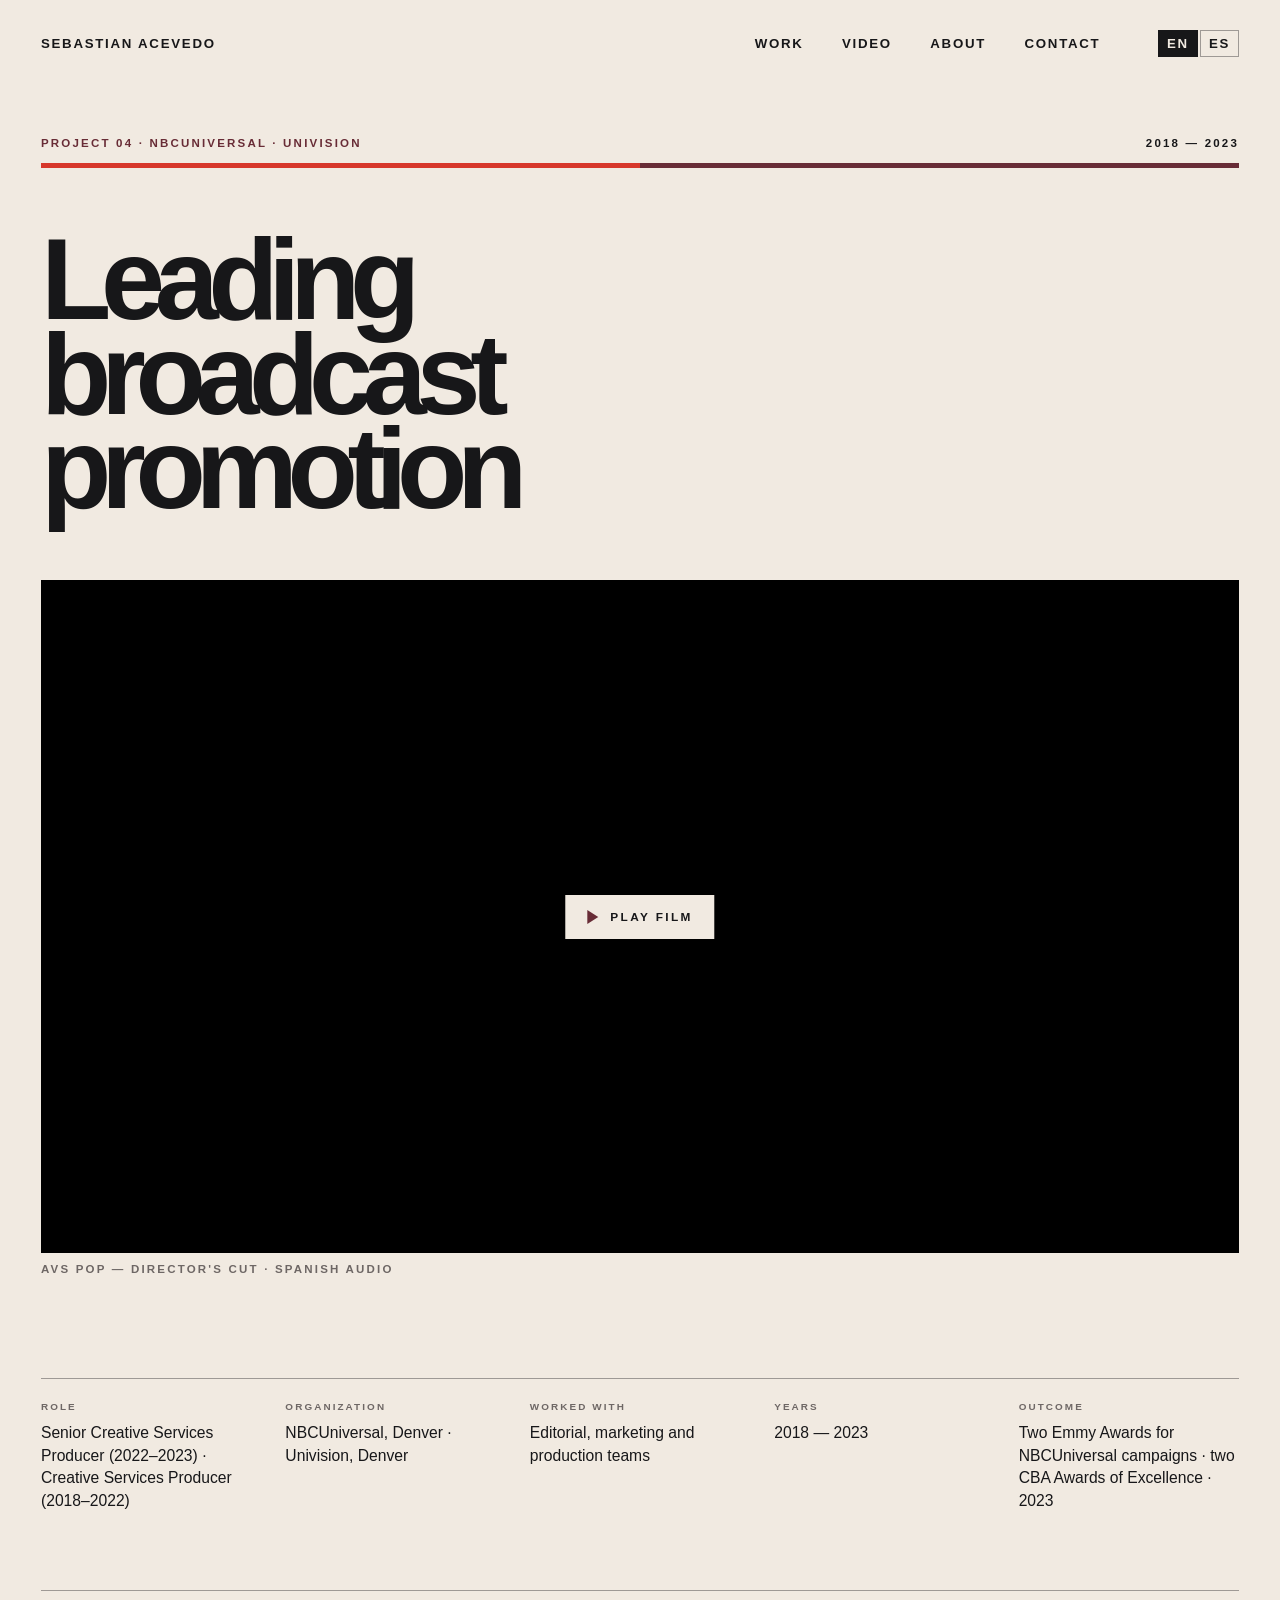
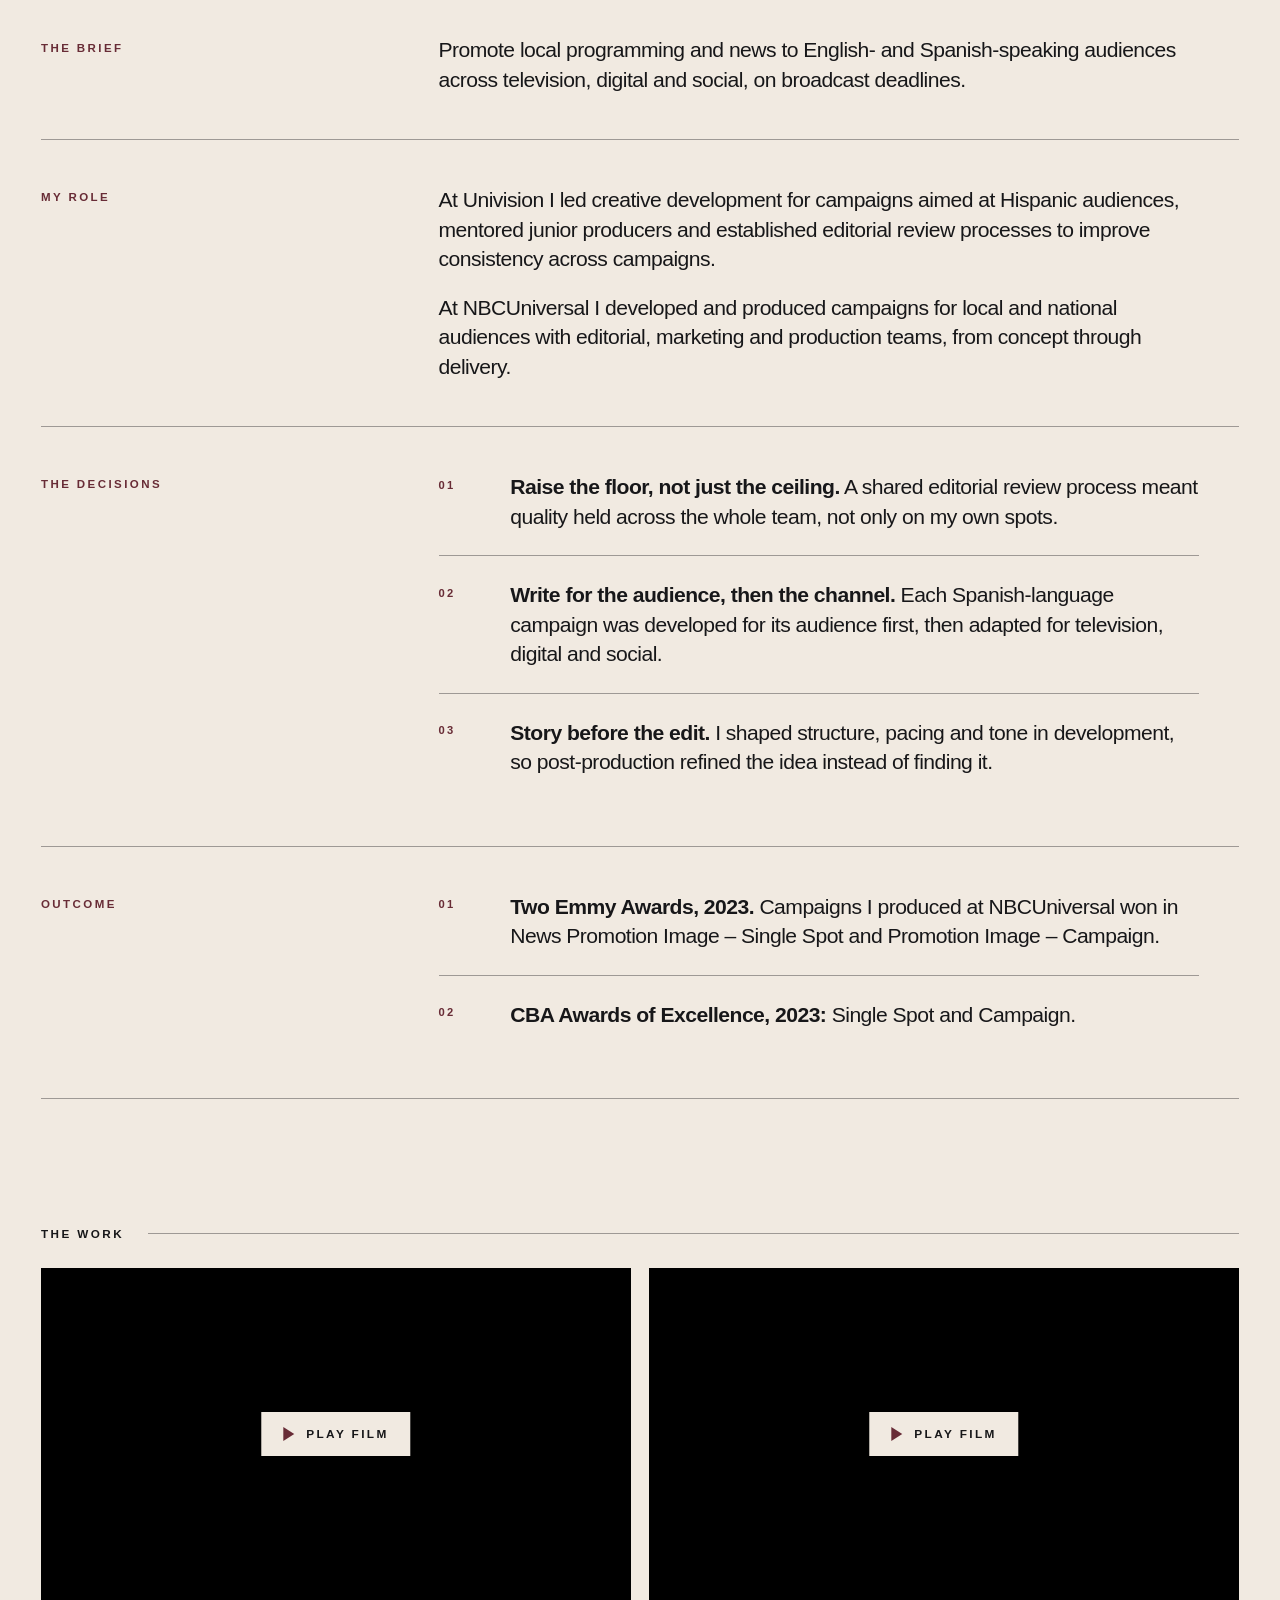
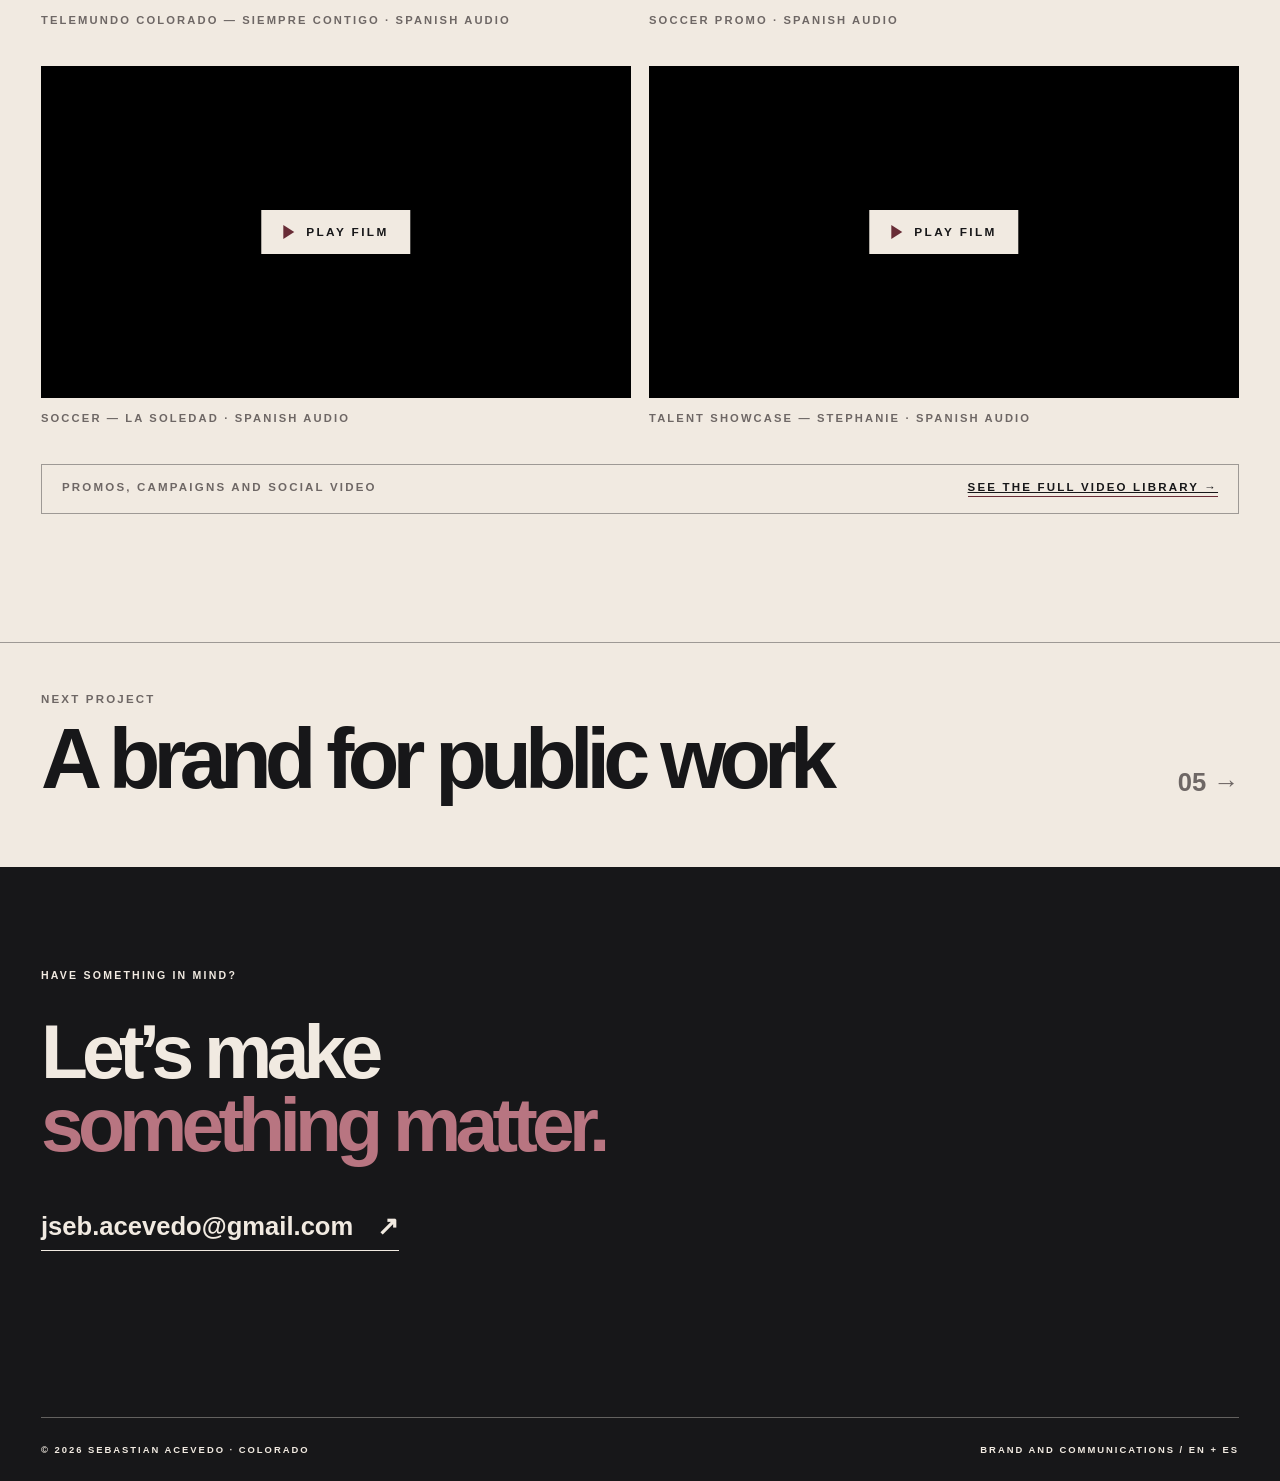
<file: broadcast.html>
<!doctype html>
<html lang="en">
<head>
<meta charset="utf-8">
<meta name="viewport" content="width=device-width, initial-scale=1">
<title>Leading broadcast promotion — Sebastian Acevedo</title>
<meta name="description" content="Bilingual broadcast promotion at NBCUniversal and Univision in Denver, 2018–2023: campaign development, mentoring and editorial review. Campaigns he produced at NBCUniversal won two Emmy Awards in 2023.">
<link rel="icon" href="assets/img/favicon.svg" type="image/svg+xml">
<link rel="stylesheet" href="assets/css/oxblood.css">
<style>
  /* Videos keep their native 16:9 so nothing is cropped while playing; one per row on phones. */
  #work video { aspect-ratio: 16/9; object-fit: contain; background: #000; }
  @media (max-width: 860px) { #work figure { grid-column: 1 / -1; } }
</style>
</head>
<body>
<a class="skip-link" href="#main" data-i18n="skip">Skip to content</a>

<header class="site-header shell">
  <a class="wordmark" href="index.html" aria-label="Sebastian Acevedo, home">Sebastian Acevedo</a>
  <nav class="site-nav" aria-label="Main navigation" data-i18n-label="navl"><a href="index.html#work" data-i18n="nwork">Work</a><a href="video.html" data-i18n="nvideo">Video</a><a href="index.html#about" data-i18n="nabout">About</a><a href="index.html#contact" data-i18n="contact">Contact</a><div class="lang" role="group" aria-label="Language / Idioma"><button aria-pressed="true" data-l="en">EN</button><button aria-pressed="false" data-l="es" lang="es">ES</button></div></nav>
</header>

<main id="main">
<article class="case" aria-labelledby="title">
<header class="case-hero">
  <div class="head mono"><span data-i18n="sc">Project 04 · NBCUniversal · Univision</span><span>2018 — 2023</span></div>
  <span class="strip head-strip" aria-hidden="true" style="--s:linear-gradient(90deg,#D7372B 0% 50%,#682C36 50% 100%)"></span>
  <h1 class="title" id="title" data-i18n="t">Leading broadcast promotion</h1>
</header>
<div class="case-cover">
  <div class="frame" style="aspect-ratio:16/9;background:#000">
    <video controls preload="none" playsinline aria-labelledby="hero-cap" poster="https://res.cloudinary.com/ddkmi47mi/video/upload/so_5,w_1600,q_80/04_AVS_POP_DIRECTOR_S_CUT_ypbgh0.jpg" style="object-fit:contain">
      <source src="https://res.cloudinary.com/ddkmi47mi/video/upload/q_auto/04_AVS_POP_DIRECTOR_S_CUT_ypbgh0.mp4" type="video/mp4">
    </video>
  </div>
  <p class="mono" id="hero-cap" style="margin-top:10px;color:var(--dim)"><span data-i18n="v0">AVS Pop — Director's Cut · Spanish audio</span><span class="sr" data-i18n="v0d">. Promo video: Avalanche players lift the Stanley Cup and fans fill downtown Denver for the 2022 championship parade.</span></p>
</div>
<section class="case-body" aria-label="Overview">
  <dl class="facts case-facts">
      <div><dt data-i18n="l_role">Role</dt><dd>Senior Creative Services Producer (2022–2023) · Creative Services Producer (2018–2022)</dd></div>
      <div><dt data-i18n="l_org">Organization</dt><dd>NBCUniversal, Denver · Univision, Denver</dd></div>
      <div><dt data-i18n="l_with">Worked with</dt><dd data-i18n="withv">Editorial, marketing and production teams</dd></div>
      <div><dt data-i18n="l_years">Years</dt><dd>2018 — 2023</dd></div>
      <div><dt data-i18n="l_out">Outcome</dt><dd data-i18n="outv">Two Emmy Awards for NBCUniversal campaigns · two CBA Awards of Excellence · 2023</dd></div>
    </dl>
  <div class="case-rows">
    <div class="case-row">
      <h2 data-i18n="h_brief">The brief</h2>
      <div class="case-text">
        <p data-i18n="brief">Promote local programming and news to English- and Spanish-speaking audiences across television, digital and social, on broadcast deadlines.</p>
      </div>
    </div>
    <div class="case-row">
      <h2 data-i18n="h_role">My role</h2>
      <div class="case-text">
        <p data-i18n="role1">At Univision I led creative development for campaigns aimed at Hispanic audiences, mentored junior producers and established editorial review processes to improve consistency across campaigns.</p>
      <p data-i18n="role2">At NBCUniversal I developed and produced campaigns for local and national audiences with editorial, marketing and production teams, from concept through delivery.</p>
      </div>
    </div>
    <div class="case-row dec">
      <h2 data-i18n="h_dec">The decisions</h2>
      <div class="case-text">
        <ul>
        <li data-i18n="d1"><b>Raise the floor, not just the ceiling.</b> A shared editorial review process meant quality held across the whole team, not only on my own spots.</li>
        <li data-i18n="d2"><b>Write for the audience, then the channel.</b> Each Spanish-language campaign was developed for its audience first, then adapted for television, digital and social.</li>
        <li data-i18n="d3"><b>Story before the edit.</b> I shaped structure, pacing and tone in development, so post-production refined the idea instead of finding it.</li>
      </ul>
      </div>
    </div>
    <div class="case-row out">
      <h2 data-i18n="h_out">Outcome</h2>
      <div class="case-text">
        <ul>
        <li data-i18n="o1"><b>Two Emmy Awards, 2023.</b> Campaigns I produced at NBCUniversal won in News Promotion Image – Single Spot and Promotion Image – Campaign.</li>
        <li data-i18n="o2"><b>CBA Awards of Excellence, 2023:</b> Single Spot and Campaign.</li>
      </ul>
      </div>
    </div>
  </div>
</section>
<section class="case-work" aria-labelledby="work-h">
  <div class="section-heading"><h2 id="work-h" data-i18n="h_work">The work</h2><span class="heading-rule" aria-hidden="true"></span></div>

  <section class="gallery" id="work" aria-labelledby="work-h">
    <h2 class="sr" id="work-h" data-i18n="work">Selected promos</h2>
    <figure>
      <video controls preload="none" playsinline aria-labelledby="c1" poster="https://res.cloudinary.com/ddkmi47mi/video/upload/so_22,w_1600,q_80/05_Telemundo_Colorado_siempre_contigo_ysa6w7.jpg"><source src="https://res.cloudinary.com/ddkmi47mi/video/upload/q_auto/05_Telemundo_Colorado_siempre_contigo_ysa6w7.mp4" type="video/mp4"></video>
      <figcaption class="mono" id="c1"><span data-i18n="v1">Telemundo Colorado — Siempre Contigo · Spanish audio</span><span class="sr" data-i18n="v1d">. Promo video: the news team at work in the newsroom, in the field and on the studio set.</span></figcaption>
    </figure>
    <figure>
      <video controls preload="none" playsinline aria-labelledby="c2" poster="https://res.cloudinary.com/ddkmi47mi/video/upload/so_10,w_1600,q_80/01_SOCCER_PROMO_TRI_ctjswh.jpg"><source src="https://res.cloudinary.com/ddkmi47mi/video/upload/q_auto/01_SOCCER_PROMO_TRI_ctjswh.mp4" type="video/mp4"></video>
      <figcaption class="mono" id="c2"><span data-i18n="v2">Soccer promo · Spanish audio</span><span class="sr" data-i18n="v2d">. Promo video: a deflated soccer ball under a spotlight is pumped back up, with a vaccination message.</span></figcaption>
    </figure>
    <figure>
      <video controls preload="none" playsinline aria-labelledby="c3" poster="https://res.cloudinary.com/ddkmi47mi/video/upload/so_6,w_1600,q_80/02_SOCCER__SOLEDAD__TRI_2_v1kul0.jpg"><source src="https://res.cloudinary.com/ddkmi47mi/video/upload/q_auto/02_SOCCER__SOLEDAD__TRI_2_v1kul0.mp4" type="video/mp4"></video>
      <figcaption class="mono" id="c3"><span data-i18n="v3">Soccer — La Soledad · Spanish audio</span><span class="sr" data-i18n="v3d">. Promo video: a soccer ball alone on an empty residential street, part of a vaccination message about missing the game together.</span></figcaption>
    </figure>
    <figure>
      <video controls preload="none" playsinline aria-labelledby="c4" poster="https://res.cloudinary.com/ddkmi47mi/video/upload/so_9,w_1600,q_80/06_TALENT_STEPHANIE_feoqhl.jpg"><source src="https://res.cloudinary.com/ddkmi47mi/video/upload/q_auto/06_TALENT_STEPHANIE_feoqhl.mp4" type="video/mp4"></video>
      <figcaption class="mono" id="c4"><span data-i18n="v4">Talent showcase — Stephanie · Spanish audio</span><span class="sr" data-i18n="v4d">. Promo video: a Telemundo Denver reporter speaks to camera on a lit studio set, intercut with her field reporting.</span></figcaption>
    </figure>
    <figure class="full">
      <div class="mono" style="border:1px solid var(--line-2);padding:16px 20px;display:flex;flex-wrap:wrap;justify-content:space-between;align-items:baseline;gap:8px 24px">
        <span style="color:var(--dim)" data-i18n="libc">Promos, campaigns and social video</span>
        <a href="video.html" style="color:var(--ink);border-bottom:1px solid var(--amber);padding-bottom:3px" data-i18n="lib">See the full video library →</a>
      </div>
    </figure>
  </section>
</section>
</article>

<a class="next" href="march.html"><div><span class="mono" data-i18n="next">Next project</span><span class="title" data-i18n="nt">A brand for public work</span></div><span class="mono">05 →</span></a>
</main>

<footer class="contact" id="contact">
  <div class="shell contact-inner">
    <p class="eyebrow" data-i18n="ck">Have something in mind?</p>
    <h2 data-i18n="ch">Let’s make<br><em>something matter.</em></h2>
    <a class="contact-link" href="mailto:jseb.acevedo@gmail.com">jseb.acevedo@gmail.com <span aria-hidden="true">↗</span></a>
    <div class="footer-line"><span>© 2026 Sebastian Acevedo · Colorado</span><span data-i18n="fl">Brand and communications / EN + ES</span></div>
  </div>
</footer>

<script>
  window.ES = {
    ck: '¿Tienes algo en mente?', ch: 'Hagamos algo<br><em>que importe.</em>', fl: 'Marca y comunicaciones / EN + ES', h_work: 'El trabajo',
    nvideo: 'Video',
    'label:navl': 'Navegación principal',
    nwork: 'Trabajo', nabout: 'Sobre mí',
    _title: 'Liderar la promoción en televisión — Sebastian Acevedo',
    skip: 'Ir al contenido', contact: 'Contacto',
    sc: 'Proyecto 04 · NBCUniversal · Univision',
    t: 'Liderar la promoción en televisión',
    v0: 'AVS Pop — Corte del director · Audio en español',
    v0d: '. Video promocional: jugadores del Avalanche levantan la Stanley Cup y los aficionados llenan el centro de Denver en el desfile de campeones de 2022.',
    h_brief: 'El encargo',
    brief: 'Promover la programación local y las noticias para audiencias angloparlantes e hispanohablantes en televisión, digital y redes sociales, con los plazos de la televisión.',
    h_role: 'Mi rol',
    role1: 'En Univision lideré el desarrollo creativo de campañas para audiencias hispanas, fui mentor de productores junior y establecí procesos de revisión editorial para dar más consistencia a las campañas.',
    role2: 'En NBCUniversal desarrollé y produje campañas para audiencias locales y nacionales junto a los equipos editoriales, de mercadeo y de producción, desde el concepto hasta la entrega.',
    h_dec: 'Las decisiones',
    d1: '<b>Subir el piso, no solo el techo.</b> Un proceso de revisión editorial compartido hizo que la calidad se sostuviera en todo el equipo, no solo en mis propias piezas.',
    d2: '<b>Primero la audiencia, después el canal.</b> Cada campaña en español se pensó primero para su audiencia y luego se adaptó a televisión, digital y redes.',
    d3: '<b>La historia antes de la edición.</b> Definí estructura, ritmo y tono desde el desarrollo, para que la postproducción puliera la idea en lugar de buscarla.',
    h_out: 'Resultado',
    o1: '<b>Dos premios Emmy, 2023.</b> Campañas que produje en NBCUniversal ganaron en News Promotion Image – Single Spot y Promotion Image – Campaign.',
    o2: '<b>CBA Awards of Excellence, 2023:</b> Single Spot y Campaign.',
    l_role: 'Cargo', l_org: 'Organización', l_with: 'Trabajé con', l_years: 'Años', l_out: 'Resultado',
    withv: 'Equipos editoriales, de mercadeo y de producción',
    outv: 'Dos premios Emmy por campañas de NBCUniversal · dos CBA Awards of Excellence · 2023',
    work: 'Promos seleccionadas',
    v1: 'Telemundo Colorado — Siempre Contigo · Audio en español',
    v1d: '. Video promocional: el equipo de noticias trabajando en la redacción, en la calle y en el set.',
    v2: 'Promo de fútbol · Audio en español',
    v2d: '. Video promocional: un balón desinflado bajo un reflector vuelve a inflarse, con un mensaje de vacunación.',
    v3: 'Fútbol — La Soledad · Audio en español',
    v3d: '. Video promocional: un balón solo en una calle residencial vacía, parte de un mensaje de vacunación sobre extrañar el fútbol en compañía.',
    v4: 'Presentación de talento — Stephanie · Audio en español',
    v4d: '. Video promocional: una reportera de Telemundo Denver habla a cámara en un set iluminado, intercalado con su trabajo en la calle.',
    lib: 'Ver la videoteca completa →', libc: 'Promos, campañas y video para redes',
    next: 'Siguiente proyecto', nt: 'Una marca para el trabajo público'
  };
</script>
<script src="assets/js/film.js"></script>
<script src="assets/js/oxblood.js"></script>
</body>
</html>
</file>
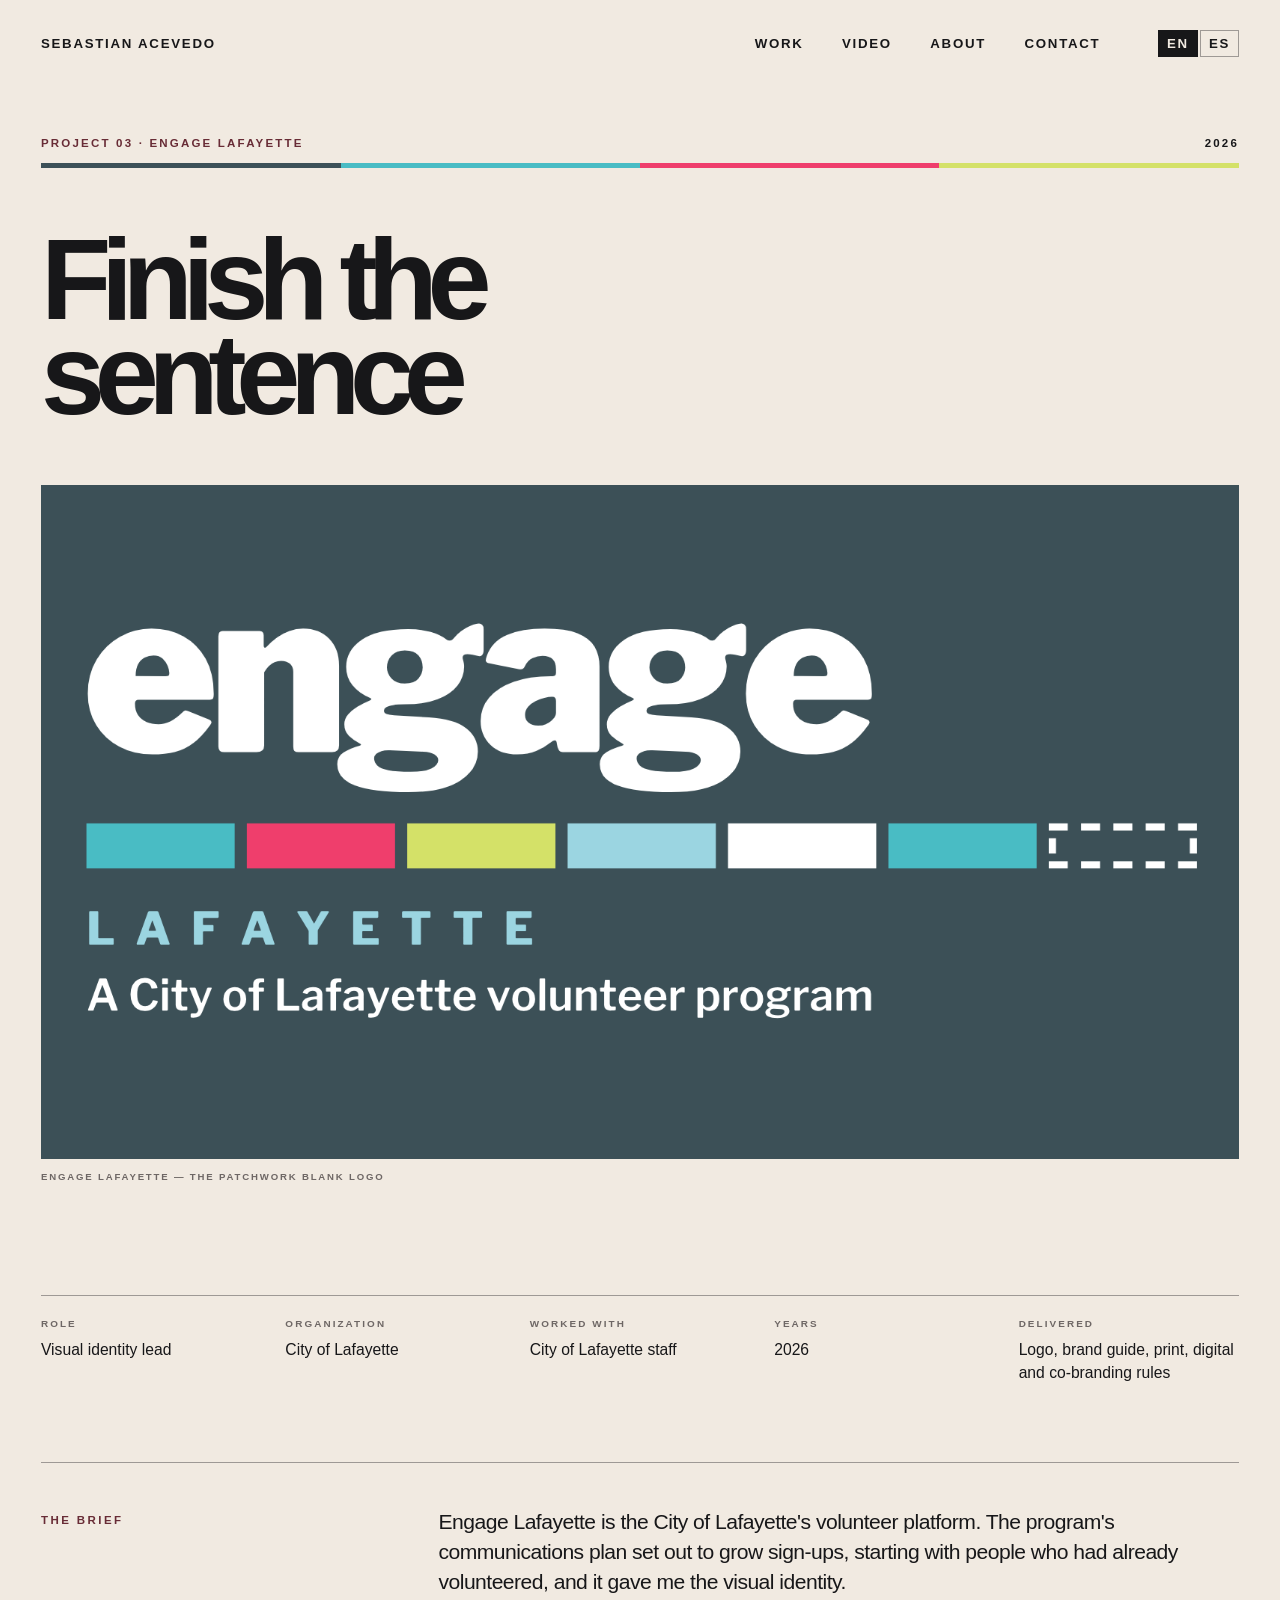
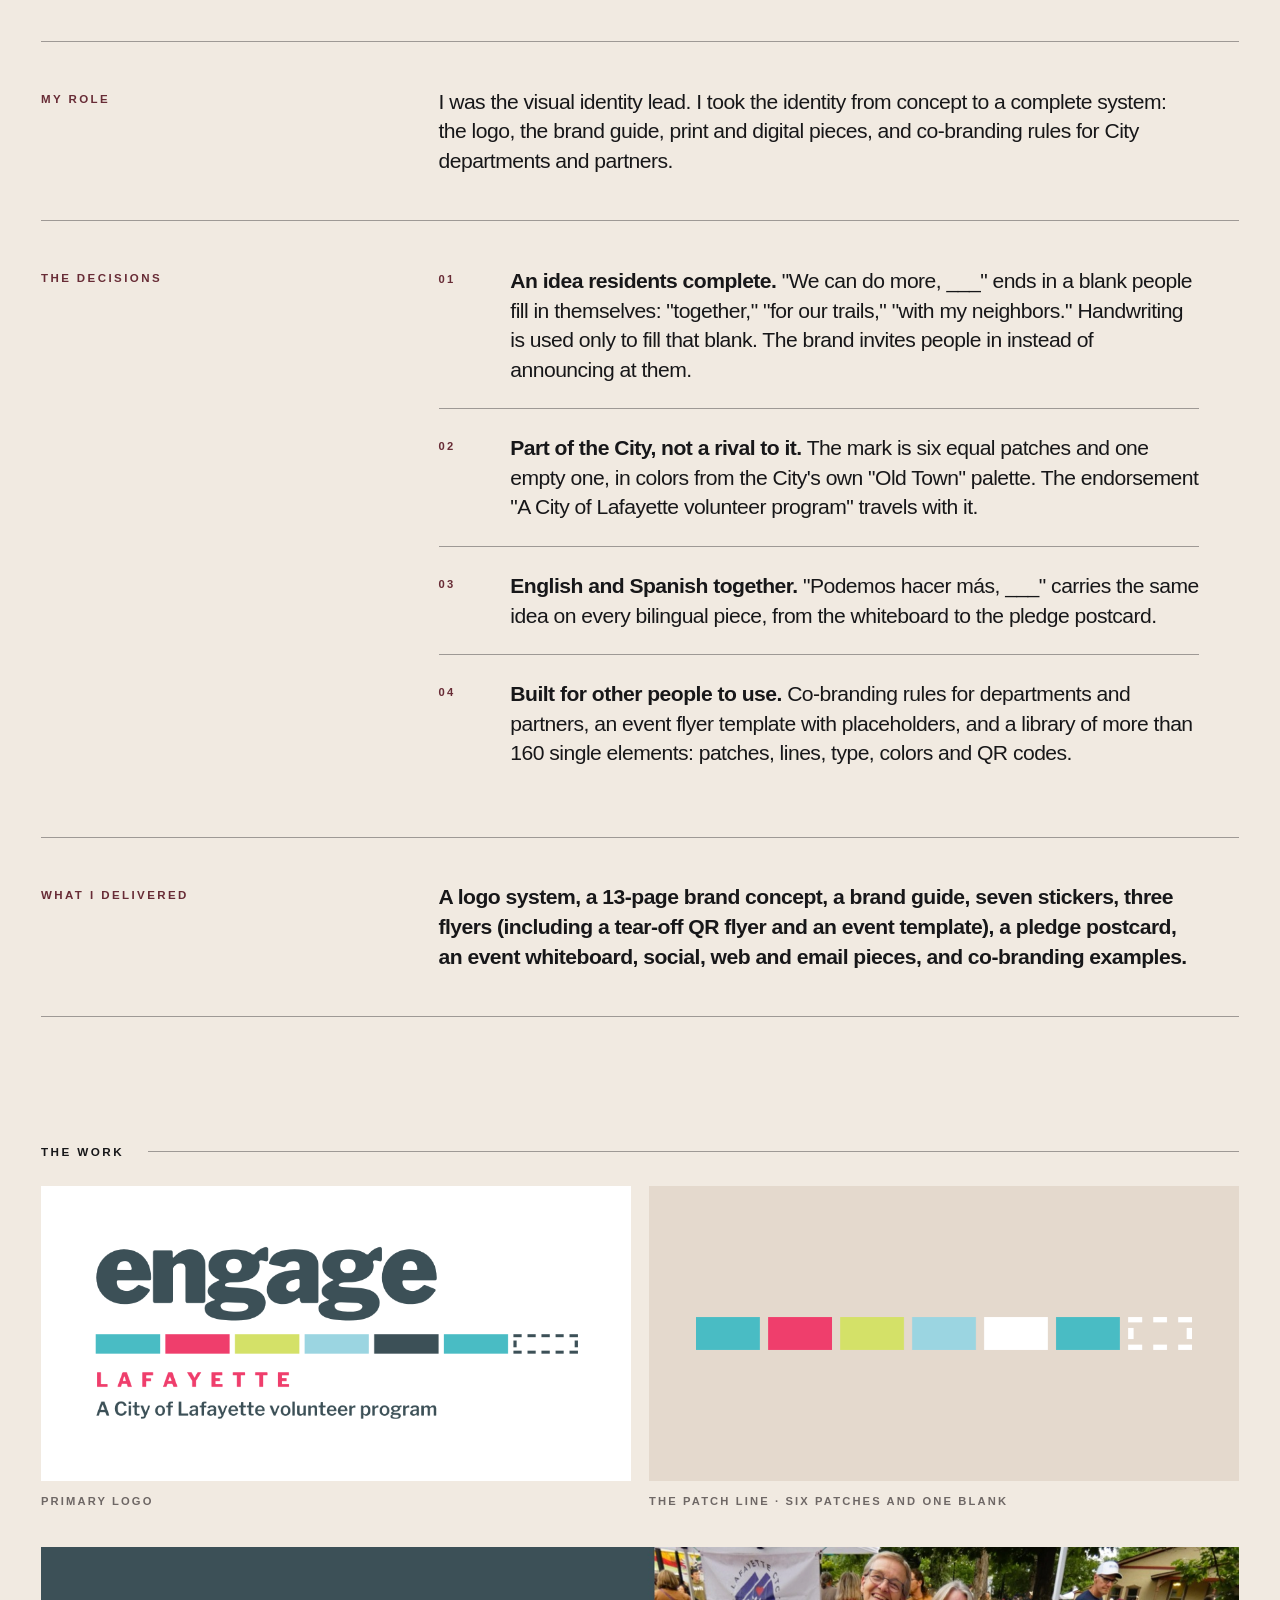
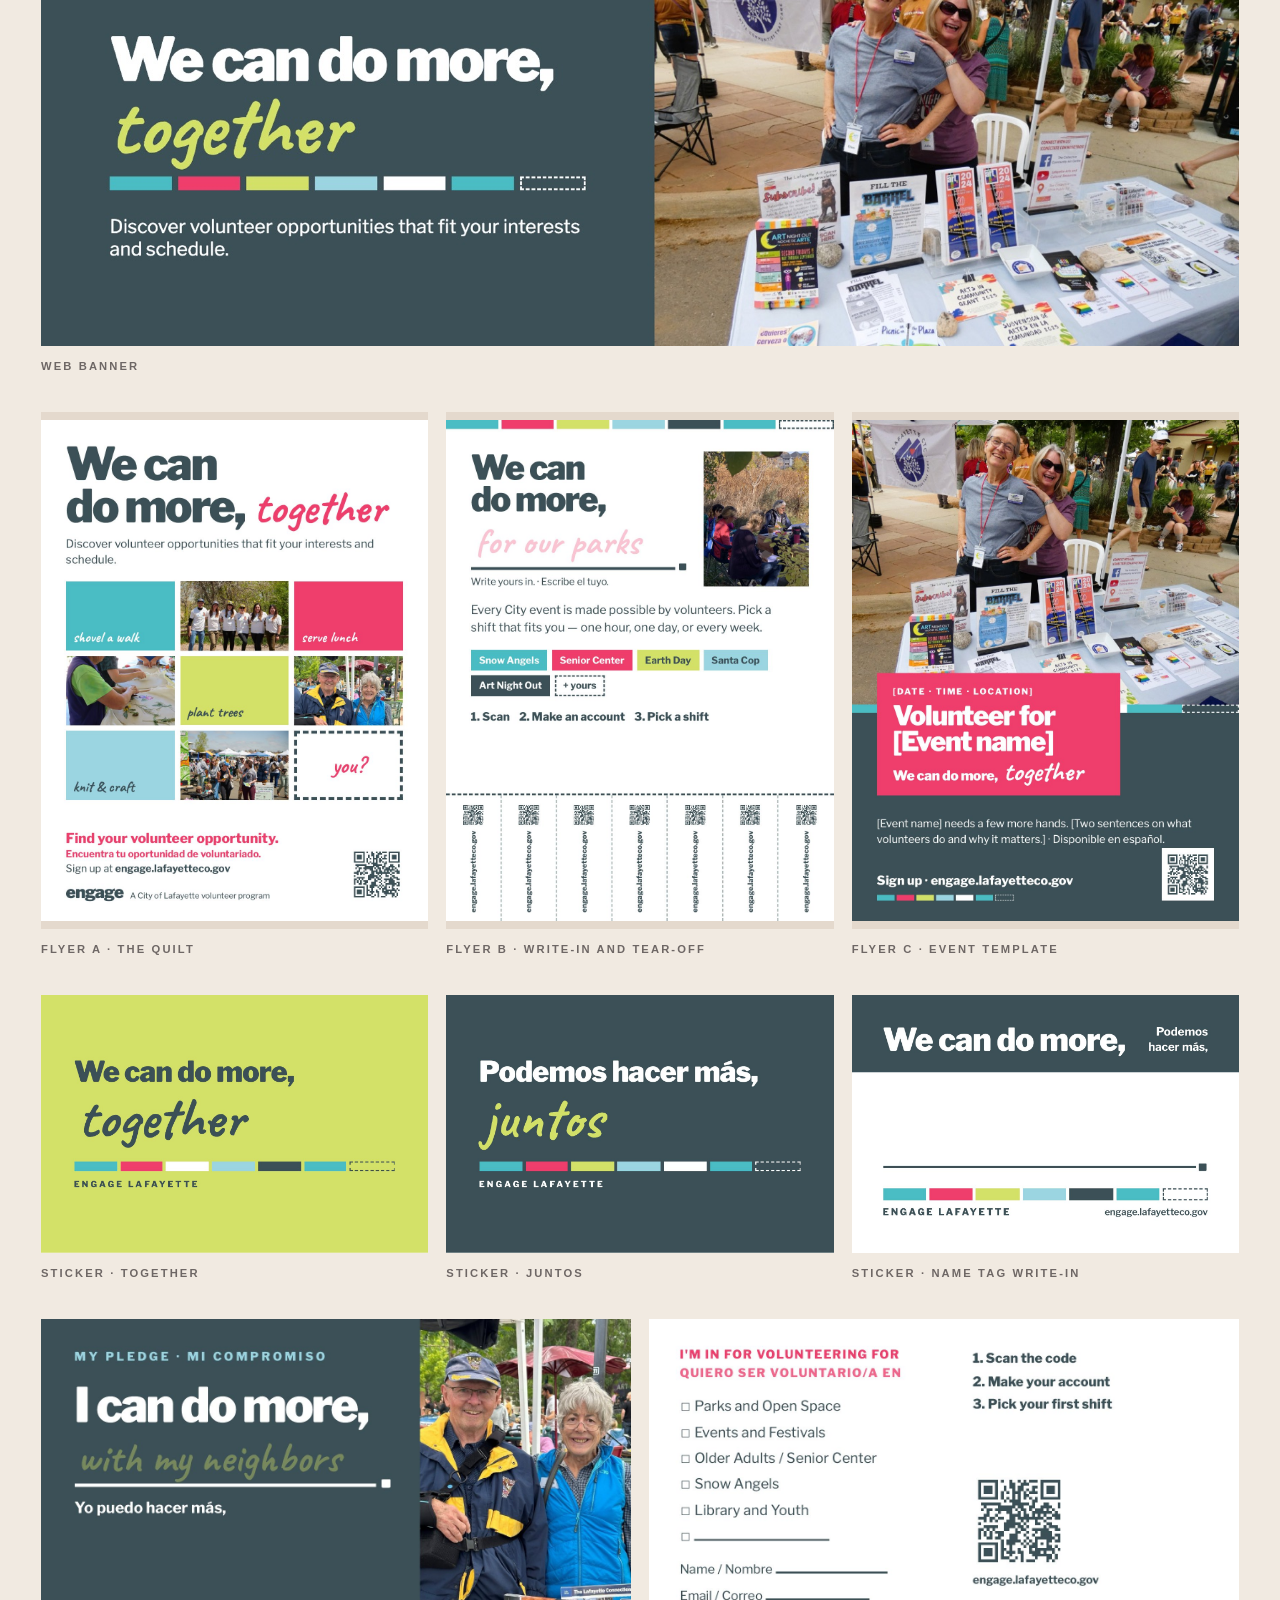
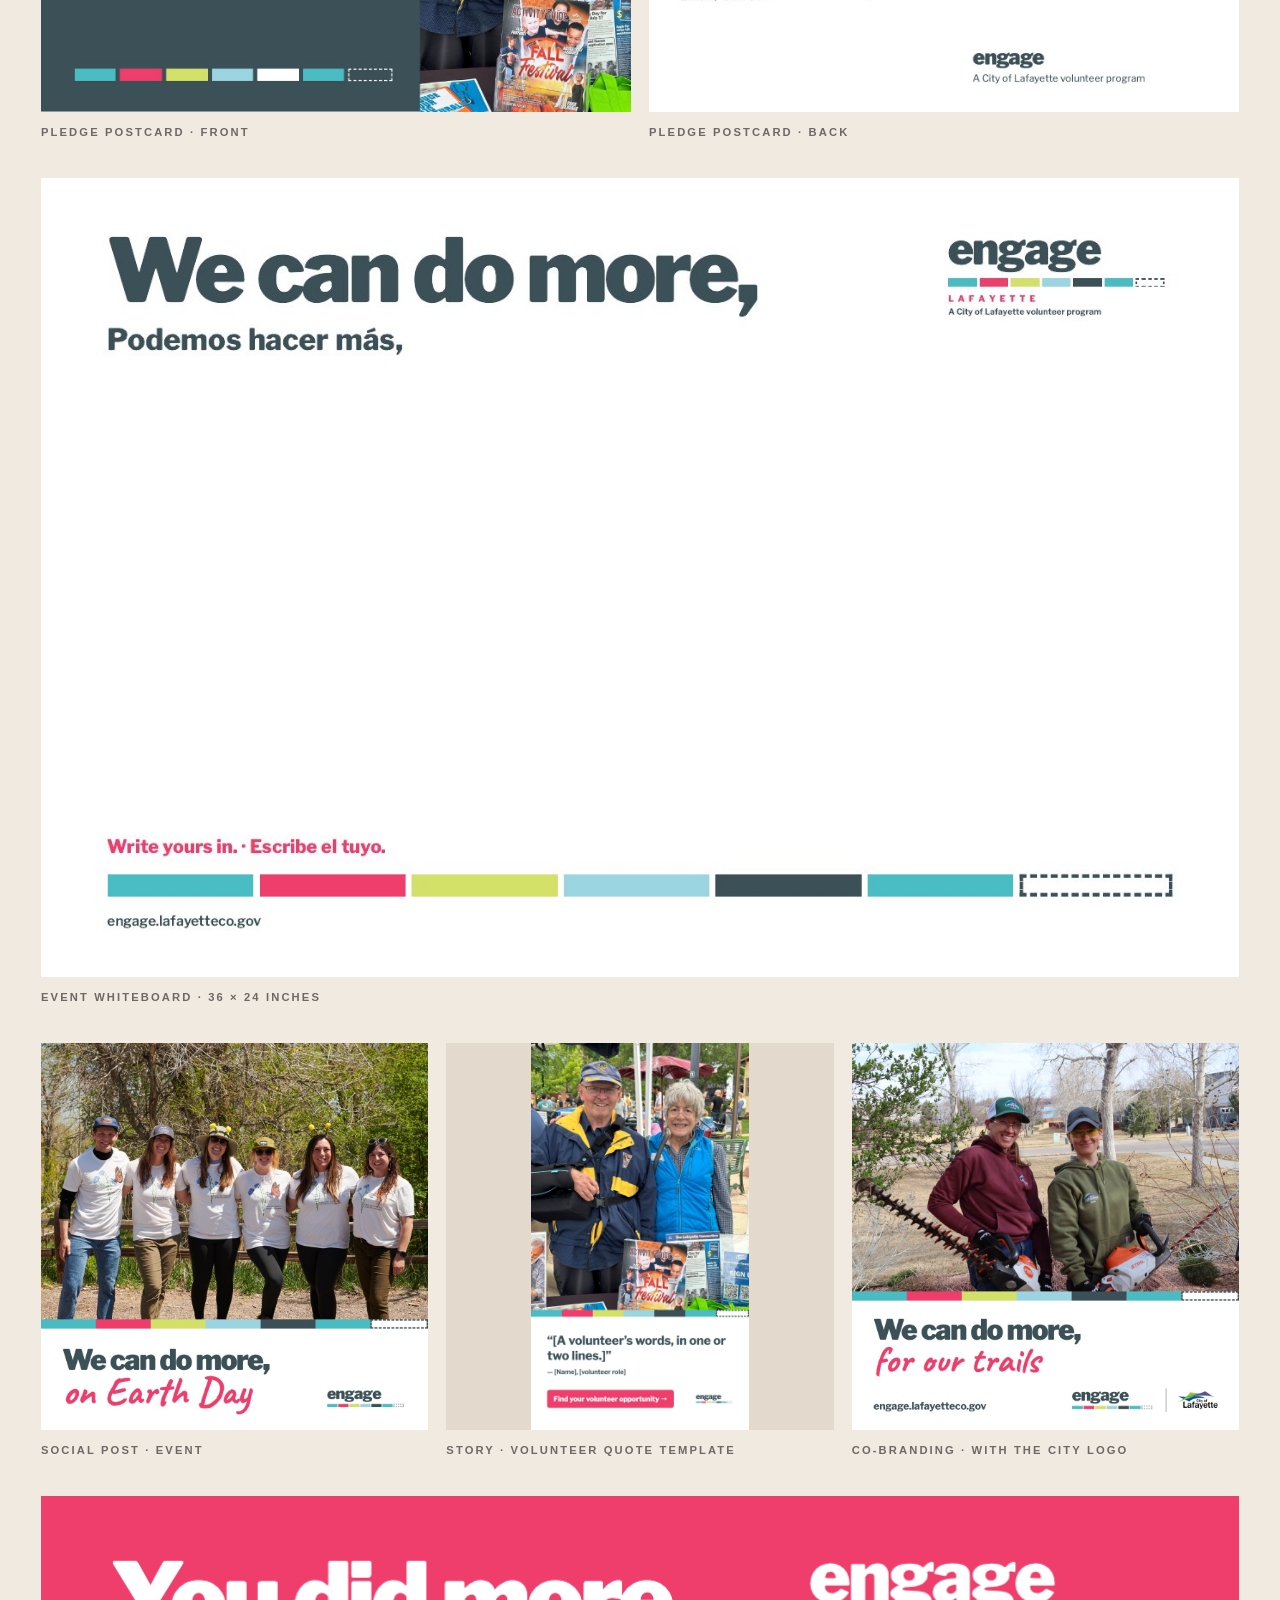
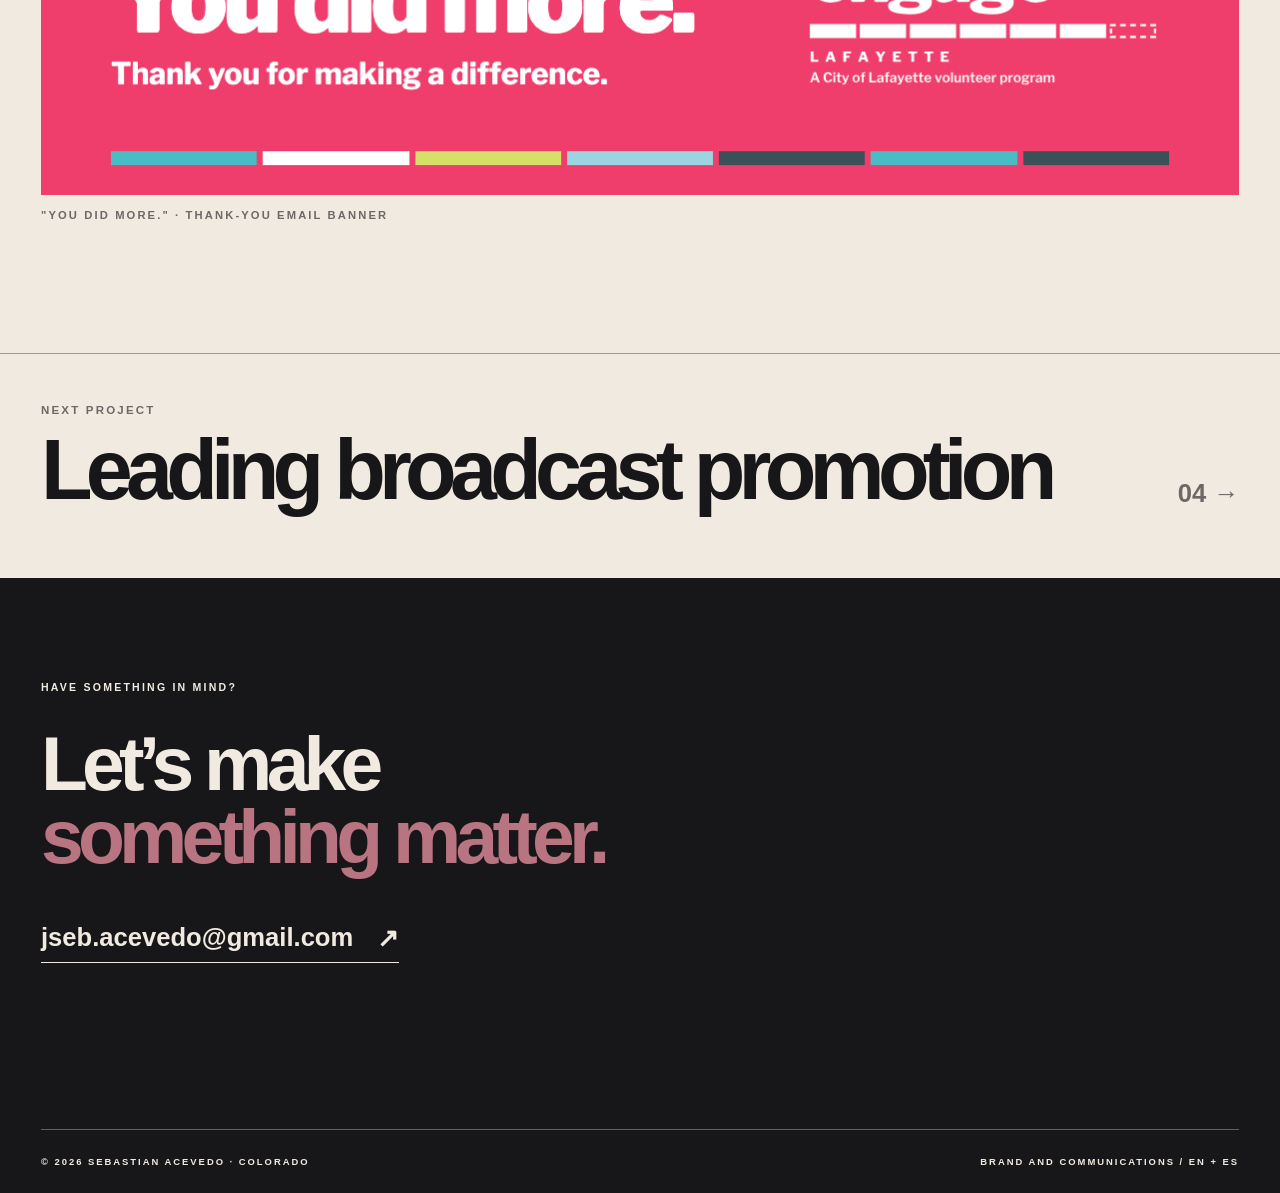
<file: engage.html>
<!doctype html>
<html lang="en">
<head>
<meta charset="utf-8">
<meta name="viewport" content="width=device-width, initial-scale=1">
<title>Engage Lafayette — Sebastian Acevedo</title>
<meta name="description" content="Project 03: the visual identity for Engage Lafayette, the City of Lafayette's volunteer platform, built around a blank residents fill in: &quot;We can do more, ___.&quot;">
<link rel="icon" href="assets/img/favicon.svg" type="image/svg+xml">
<link rel="stylesheet" href="assets/css/oxblood.css">
</head>
<body>
<a class="skip-link" href="#main" data-i18n="skip">Skip to content</a>

<header class="site-header shell">
  <a class="wordmark" href="index.html" aria-label="Sebastian Acevedo, home">Sebastian Acevedo</a>
  <nav class="site-nav" aria-label="Main navigation" data-i18n-label="navl"><a href="index.html#work" data-i18n="nwork">Work</a><a href="video.html" data-i18n="nvideo">Video</a><a href="index.html#about" data-i18n="nabout">About</a><a href="index.html#contact" data-i18n="contact">Contact</a><div class="lang" role="group" aria-label="Language / Idioma"><button aria-pressed="true" data-l="en">EN</button><button aria-pressed="false" data-l="es" lang="es">ES</button></div></nav>
</header>

<main id="main">
<article class="case" aria-labelledby="title">
<header class="case-hero">
  <div class="head mono"><span data-i18n="sc">Project 03 · Engage Lafayette</span><span>2026</span></div>
  <span class="strip head-strip" aria-hidden="true" style="--s:linear-gradient(90deg,#3C5057 0% 25%,#49BCC4 25% 50%,#EF3E6C 50% 75%,#D4E168 75% 100%)"></span>
  <h1 class="title" id="title" data-i18n="t">Finish the sentence</h1>
</header>
<div class="case-cover">
  <div class="frame contain" style="background:#3c5057">
    <img src="assets/engage/Engage_Logo_Reverse_onSlate.png" alt="The Engage Lafayette logo on slate: the word 'engage' over a line of six colored patches and one empty dashed patch, with 'Lafayette' and 'A City of Lafayette volunteer program' below" data-i18n-alt="hero" style="padding:4% 0">
    <span class="burn below mono" data-i18n="burn">Engage Lafayette — the Patchwork Blank logo</span>
  </div>
</div>
<section class="case-body" aria-label="Overview">
  <dl class="facts case-facts">
      <div><dt data-i18n="k_role">Role</dt><dd data-i18n="v_role">Visual identity lead</dd></div>
      <div><dt data-i18n="k_org">Organization</dt><dd data-i18n="v_org">City of Lafayette</dd></div>
      <div><dt data-i18n="k_with">Worked with</dt><dd data-i18n="v_with">City of Lafayette staff</dd></div>
      <div><dt data-i18n="k_years">Years</dt><dd>2026</dd></div>
      <div><dt data-i18n="k_out">Delivered</dt><dd data-i18n="v_out">Logo, brand guide, print, digital and co-branding rules</dd></div>
    </dl>
  <div class="case-rows">
    <div class="case-row">
      <h2 data-i18n="h_brief">The brief</h2>
      <div class="case-text">
        <p data-i18n="brief">Engage Lafayette is the City of Lafayette's volunteer platform. The program's communications plan set out to grow sign-ups, starting with people who had already volunteered, and it gave me the visual identity.</p>
      </div>
    </div>
    <div class="case-row">
      <h2 data-i18n="h_role">My role</h2>
      <div class="case-text">
        <p data-i18n="role">I was the visual identity lead. I took the identity from concept to a complete system: the logo, the brand guide, print and digital pieces, and co-branding rules for City departments and partners.</p>
      </div>
    </div>
    <div class="case-row dec">
      <h2 data-i18n="h_dec">The decisions</h2>
      <div class="case-text">
        <ul>
        <li data-i18n="d1"><b>An idea residents complete.</b> "We can do more, ___" ends in a blank people fill in themselves: "together," "for our trails," "with my neighbors." Handwriting is used only to fill that blank. The brand invites people in instead of announcing at them.</li>
        <li data-i18n="d2"><b>Part of the City, not a rival to it.</b> The mark is six equal patches and one empty one, in colors from the City's own "Old Town" palette. The endorsement "A City of Lafayette volunteer program" travels with it.</li>
        <li data-i18n="d3"><b>English and Spanish together.</b> "Podemos hacer más, ___" carries the same idea on every bilingual piece, from the whiteboard to the pledge postcard.</li>
        <li data-i18n="d4"><b>Built for other people to use.</b> Co-branding rules for departments and partners, an event flyer template with placeholders, and a library of more than 160 single elements: patches, lines, type, colors and QR codes.</li>
      </ul>
      </div>
    </div>
    <div class="case-row out">
      <h2 data-i18n="h_out">What I delivered</h2>
      <div class="case-text">
        <p data-i18n="out">A logo system, a 13-page brand concept, a brand guide, seven stickers, three flyers (including a tear-off QR flyer and an event template), a pledge postcard, an event whiteboard, social, web and email pieces, and co-branding examples.</p>
      </div>
    </div>
  </div>
</section>
<section class="case-work" aria-labelledby="work-h">
  <div class="section-heading"><h2 id="work-h" data-i18n="h_work">The work</h2><span class="heading-rule" aria-hidden="true"></span></div>

  <div class="gallery">
    <figure class="contain">
      <img src="assets/engage/Engage_Logo_Primary.png" alt="Primary Engage Lafayette logo on white: slate 'engage' wordmark over the patch line, with the City endorsement below" data-i18n-alt="g_logo" style="background:#fff;padding:6%;aspect-ratio:2/1" loading="lazy">
      <figcaption class="mono" data-i18n="c_logo">Primary logo</figcaption>
    </figure>
    <figure class="contain">
      <img src="assets/engage/Engage_PatchLine_Reverse.png" alt="The patch line on its own: aqua, pink, chartreuse, ice, white and aqua patches, then an empty dashed patch for the volunteer" data-i18n-alt="g_line" style="padding:6% 8%;aspect-ratio:2/1" loading="lazy">
      <figcaption class="mono" data-i18n="c_line">The patch line · six patches and one blank</figcaption>
    </figure>

    <figure class="full contain">
      <img src="assets/engage/Engage_Web_Banner_1920x640.jpg" alt="Web banner: 'We can do more, together' in white and handwritten chartreuse on slate, the patch line, and a photo of two smiling volunteers at a City event table" data-i18n-alt="g_web" style="aspect-ratio:3/1" loading="lazy">
      <figcaption class="mono" data-i18n="c_web">Web banner</figcaption>
    </figure>

    <figure class="third tall contain">
      <img src="assets/engage/Engage_Flyer_A_Quilt_Letter.jpg" alt="Flyer A, The Quilt: 'We can do more, together' over a grid of color patches and City photos labeled with volunteer jobs like 'shovel a walk' and 'plant trees'; the last square is an empty dashed patch reading 'you?'" data-i18n-alt="g_fa" loading="lazy">
      <figcaption class="mono" data-i18n="c_fa">Flyer A · The Quilt</figcaption>
    </figure>
    <figure class="third tall contain">
      <img src="assets/engage/Engage_Flyer_B_WriteIn_TearOff_Letter.jpg" alt="Flyer B: 'We can do more,' with a write-in line and a faded example, 'for our parks', event tags including '+ yours', three sign-up steps and seven tear-off tabs with a QR code" data-i18n-alt="g_fb" loading="lazy">
      <figcaption class="mono" data-i18n="c_fb">Flyer B · Write-in and tear-off</figcaption>
    </figure>
    <figure class="third tall contain">
      <img src="assets/engage/Engage_Flyer_C_Event_Template_Letter.jpg" alt="Flyer C, event template: a photo of volunteers at a table above a pink block reading 'Volunteer for [Event name]', with placeholder date, time and location, a QR code and the sign-up address" data-i18n-alt="g_fc" loading="lazy">
      <figcaption class="mono" data-i18n="c_fc">Flyer C · Event template</figcaption>
    </figure>

    <figure class="third contain">
      <img src="assets/engage/Engage_Sticker_Together.jpg" style="aspect-ratio:3/2" alt="Chartreuse sticker: 'We can do more, together' with the patch line and 'Engage Lafayette'" data-i18n-alt="g_s1" loading="lazy">
      <figcaption class="mono" data-i18n="c_s1">Sticker · Together</figcaption>
    </figure>
    <figure class="third contain">
      <img src="assets/engage/Engage_Sticker_Juntos.jpg" style="aspect-ratio:3/2" alt="Slate sticker in Spanish: 'Podemos hacer más, juntos' with the patch line" data-i18n-alt="g_s2" loading="lazy">
      <figcaption class="mono" data-i18n="c_s2">Sticker · Juntos</figcaption>
    </figure>
    <figure class="third contain">
      <img src="assets/engage/Engage_Sticker_NameTag_WriteIn.jpg" style="aspect-ratio:3/2" alt="Name tag sticker: 'We can do more,' and 'Podemos hacer más,' above a blank line where each volunteer writes their own ending" data-i18n-alt="g_s3" loading="lazy">
      <figcaption class="mono" data-i18n="c_s3">Sticker · Name tag write-in</figcaption>
    </figure>

    <figure class="contain">
      <img src="assets/engage/Engage_Pledge_Postcard_Front_6x4.jpg" style="aspect-ratio:3/2" alt="Pledge postcard front: 'My pledge · Mi compromiso', 'I can do more, with my neighbors' with a write-in line and 'Yo puedo hacer más,' beside a photo of two older volunteers" data-i18n-alt="g_pf" loading="lazy">
      <figcaption class="mono" data-i18n="c_pf">Pledge postcard · front</figcaption>
    </figure>
    <figure class="contain">
      <img src="assets/engage/Engage_Pledge_Postcard_Back_6x4.jpg" style="aspect-ratio:3/2" alt="Pledge postcard back: bilingual checkboxes for volunteer areas such as Parks and Open Space and Snow Angels, name and email lines, three steps to sign up and a QR code" data-i18n-alt="g_pb" loading="lazy">
      <figcaption class="mono" data-i18n="c_pb">Pledge postcard · back</figcaption>
    </figure>

    <figure class="full contain">
      <img src="assets/engage/Engage_Whiteboard_36x24.jpg" alt="Event whiteboard: 'We can do more,' and 'Podemos hacer más,' above a large empty space, with 'Write yours in. · Escribe el tuyo.' and the patch line at the bottom" data-i18n-alt="g_wb" style="background:#fff;aspect-ratio:3/2" loading="lazy">
      <figcaption class="mono" data-i18n="c_wb">Event whiteboard · 36 × 24 inches</figcaption>
    </figure>

    <figure class="third contain">
      <img src="assets/engage/Engage_Social_Event_1080x1080.jpg" style="aspect-ratio:1/1" alt="Social post: six Earth Day volunteers in matching shirts, the patch line, and 'We can do more, on Earth Day'" data-i18n-alt="g_so" loading="lazy">
      <figcaption class="mono" data-i18n="c_so">Social post · event</figcaption>
    </figure>
    <figure class="third contain">
      <img src="assets/engage/Engage_Story_Testimonial_1080x1920.jpg" style="aspect-ratio:1/1" alt="Story template: two volunteers at a City info table, a placeholder volunteer quote and a pink 'Find your volunteer opportunity' button" data-i18n-alt="g_st" loading="lazy">
      <figcaption class="mono" data-i18n="c_st">Story · volunteer quote template</figcaption>
    </figure>
    <figure class="third contain">
      <img src="assets/engage/Engage_CoBrand_Social_City_1080x1080.jpg" style="aspect-ratio:1/1" alt="Co-branded social post: two volunteers with hedge trimmers, 'We can do more, for our trails', and the Engage logo first, then a thin rule and the City of Lafayette logo" data-i18n-alt="g_cb" loading="lazy">
      <figcaption class="mono" data-i18n="c_cb">Co-branding · with the City logo</figcaption>
    </figure>

    <figure class="full contain">
      <img src="assets/engage/Engage_Email_Banner_YouDidMore_1200x300.png" alt="Thank-you email banner in pink: 'You did more. Thank you for making a difference.' with the Engage logo and a full patch line, with no blank left" data-i18n-alt="g_em" style="aspect-ratio:4/1" loading="lazy">
      <figcaption class="mono" data-i18n="c_em">"You did more." · thank-you email banner</figcaption>
    </figure>
  </div>
</section>
</article>

<a class="next" href="broadcast.html"><div><span class="mono" data-i18n="next">Next project</span><span class="title" data-i18n="nt">Leading broadcast promotion</span></div><span class="mono">04 →</span></a>
</main>

<footer class="contact" id="contact">
  <div class="shell contact-inner">
    <p class="eyebrow" data-i18n="ck">Have something in mind?</p>
    <h2 data-i18n="ch">Let’s make<br><em>something matter.</em></h2>
    <a class="contact-link" href="mailto:jseb.acevedo@gmail.com">jseb.acevedo@gmail.com <span aria-hidden="true">↗</span></a>
    <div class="footer-line"><span>© 2026 Sebastian Acevedo · Colorado</span><span data-i18n="fl">Brand and communications / EN + ES</span></div>
  </div>
</footer>

<script>
  window.ES = {
    ck: '¿Tienes algo en mente?', ch: 'Hagamos algo<br><em>que importe.</em>', fl: 'Marca y comunicaciones / EN + ES', h_work: 'El trabajo',
    nvideo: 'Video',
    'label:navl': 'Navegación principal',
    nwork: 'Trabajo', nabout: 'Sobre mí',
    _title: 'Engage Lafayette — Sebastian Acevedo',
    skip: 'Ir al contenido', contact: 'Contacto',
    sc: 'Proyecto 03 · Engage Lafayette', t: 'Completa la frase',
    'alt:hero': 'El logo de Engage Lafayette sobre fondo pizarra: la palabra "engage" sobre una línea de seis parches de color y un parche vacío punteado, con "Lafayette" y "A City of Lafayette volunteer program" debajo',
    burn: 'Engage Lafayette — el logo Patchwork Blank',
    h_brief: 'El encargo',
    brief: 'Engage Lafayette es la plataforma de voluntariado de la Ciudad de Lafayette. El plan de comunicaciones del programa buscaba aumentar las inscripciones, empezando por quienes ya habían sido voluntarios, y me asignó la identidad visual.',
    h_role: 'Mi rol',
    role: 'Fui el líder de identidad visual. Llevé la identidad del concepto a un sistema completo: el logo, la guía de marca, las piezas impresas y digitales, y reglas de cobranding para departamentos de la Ciudad y aliados.',
    h_dec: 'Las decisiones',
    d1: '<b>Una idea que completan los residentes.</b> "Podemos hacer más, ___" termina en un espacio en blanco que cada persona llena: "juntos", "por nuestros senderos", "con mis vecinos". La letra manuscrita se usa solo para llenar ese espacio. La marca invita a participar en lugar de anunciar.',
    d2: '<b>Parte de la Ciudad, no su competencia.</b> El símbolo son seis parches iguales y uno vacío, con colores de la paleta "Old Town" de la propia Ciudad. El respaldo "A City of Lafayette volunteer program" siempre lo acompaña.',
    d3: '<b>Inglés y español, juntos.</b> "Podemos hacer más, ___" lleva la misma idea en cada pieza bilingüe, del tablero blanco a la postal de compromiso.',
    d4: '<b>Hecha para que otros la usen.</b> Reglas de cobranding para departamentos y aliados, una plantilla de volante para eventos con espacios por llenar y una biblioteca de más de 160 elementos sueltos: parches, líneas, tipografía, colores y códigos QR.',
    h_out: 'Qué entregué',
    out: 'Un sistema de logo, un concepto de marca de 13 páginas, una guía de marca, siete stickers, tres volantes (entre ellos uno con desprendibles y QR y una plantilla para eventos), una postal de compromiso, un tablero blanco para eventos, piezas para redes, web y correo, y ejemplos de cobranding.',
    k_role: 'Cargo', k_org: 'Organización', v_org: 'Ciudad de Lafayette', k_with: 'Trabajé con', v_with: 'Personal de la Ciudad de Lafayette', v_role: 'Líder de identidad visual', k_years: 'Años',
    k_out: 'Entregables', v_out: 'Logo, guía de marca, impresos, piezas digitales y reglas de cobranding',
    'alt:g_logo': 'Logo principal de Engage Lafayette sobre blanco: la palabra "engage" en pizarra sobre la línea de parches, con el respaldo de la Ciudad debajo',
    c_logo: 'Logo principal',
    'alt:g_line': 'La línea de parches sola: parches aguamarina, rosado, verde lima, celeste, blanco y aguamarina, y luego un parche vacío punteado para el voluntario',
    c_line: 'La línea de parches · seis parches y un espacio en blanco',
    'alt:g_web': 'Banner web: "We can do more, together" en blanco y verde lima manuscrito sobre pizarra, la línea de parches y la foto de dos voluntarias sonrientes en una mesa de un evento de la Ciudad',
    c_web: 'Banner web',
    'alt:g_fa': 'Volante A, The Quilt: "We can do more, together" sobre una cuadrícula de parches de color y fotos de la Ciudad con tareas de voluntariado como "shovel a walk" y "plant trees"; el último cuadro es un parche vacío punteado que dice "you?"',
    c_fa: 'Volante A · The Quilt',
    'alt:g_fb': 'Volante B: "We can do more," con una línea para escribir y un ejemplo tenue, "for our parks", etiquetas de eventos con "+ yours", tres pasos para inscribirse y siete desprendibles con código QR',
    c_fb: 'Volante B · Para escribir y desprender',
    'alt:g_fc': 'Volante C, plantilla de evento: foto de voluntarias en una mesa sobre un bloque rosado que dice "Volunteer for [Event name]", con fecha, hora y lugar por llenar, un código QR y la dirección para inscribirse',
    c_fc: 'Volante C · Plantilla de evento',
    'alt:g_s1': 'Sticker verde lima: "We can do more, together" con la línea de parches y "Engage Lafayette"',
    c_s1: 'Sticker · Together',
    'alt:g_s2': 'Sticker pizarra en español: "Podemos hacer más, juntos" con la línea de parches',
    c_s2: 'Sticker · Juntos',
    'alt:g_s3': 'Sticker de nombre: "We can do more," y "Podemos hacer más," sobre una línea en blanco donde cada voluntario escribe su propio final',
    c_s3: 'Sticker · Etiqueta de nombre para completar',
    'alt:g_pf': 'Frente de la postal de compromiso: "My pledge · Mi compromiso", "I can do more, with my neighbors" con una línea para escribir y "Yo puedo hacer más," junto a la foto de dos voluntarios mayores',
    c_pf: 'Postal de compromiso · frente',
    'alt:g_pb': 'Reverso de la postal de compromiso: casillas bilingües para áreas de voluntariado como Parks and Open Space y Snow Angels, líneas para nombre y correo, tres pasos para inscribirse y un código QR',
    c_pb: 'Postal de compromiso · reverso',
    'alt:g_wb': 'Tablero blanco para eventos: "We can do more," y "Podemos hacer más," sobre un gran espacio vacío, con "Write yours in. · Escribe el tuyo." y la línea de parches abajo',
    c_wb: 'Tablero blanco para eventos · 36 × 24 pulgadas',
    'alt:g_so': 'Publicación para redes: seis voluntarios del Día de la Tierra con camisetas iguales, la línea de parches y "We can do more, on Earth Day"',
    c_so: 'Publicación para redes · evento',
    'alt:g_st': 'Plantilla de historia: dos voluntarios en una mesa informativa de la Ciudad, una cita de voluntario por llenar y un botón rosado "Find your volunteer opportunity"',
    c_st: 'Historia · plantilla con cita de voluntario',
    'alt:g_cb': 'Publicación con cobranding: dos voluntarias con cortasetos, "We can do more, for our trails" y primero el logo de Engage, luego una línea fina y el logo de la Ciudad de Lafayette',
    c_cb: 'Co-branding · con el logo de la Ciudad',
    'alt:g_em': 'Banner de correo de agradecimiento en rosado: "You did more. Thank you for making a difference." con el logo de Engage y una línea de parches completa, sin espacio en blanco',
    c_em: '"You did more." · banner de correo de agradecimiento',
    next: 'Siguiente proyecto', nt: 'Liderar la promoción en televisión'
  };
</script>
<script src="assets/js/film.js"></script>
<script src="assets/js/oxblood.js"></script>
</body>
</html>
</file>
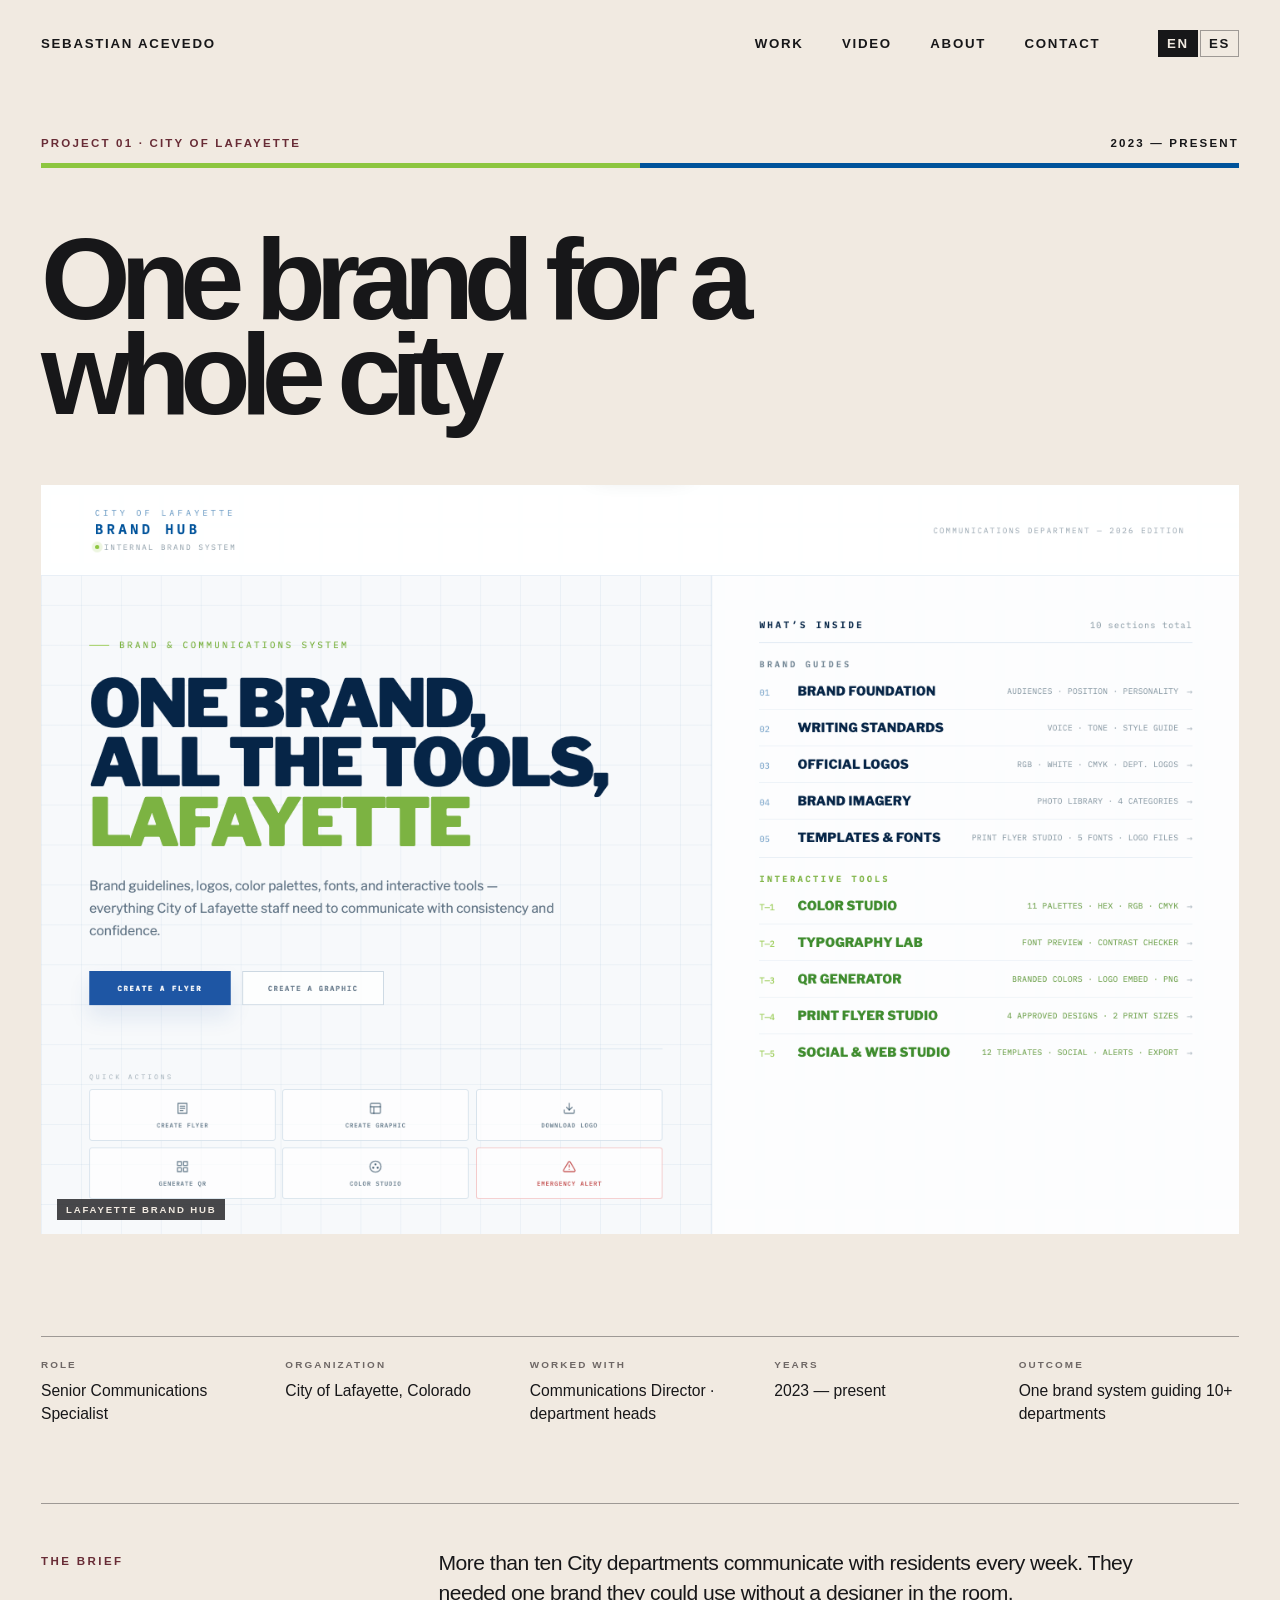
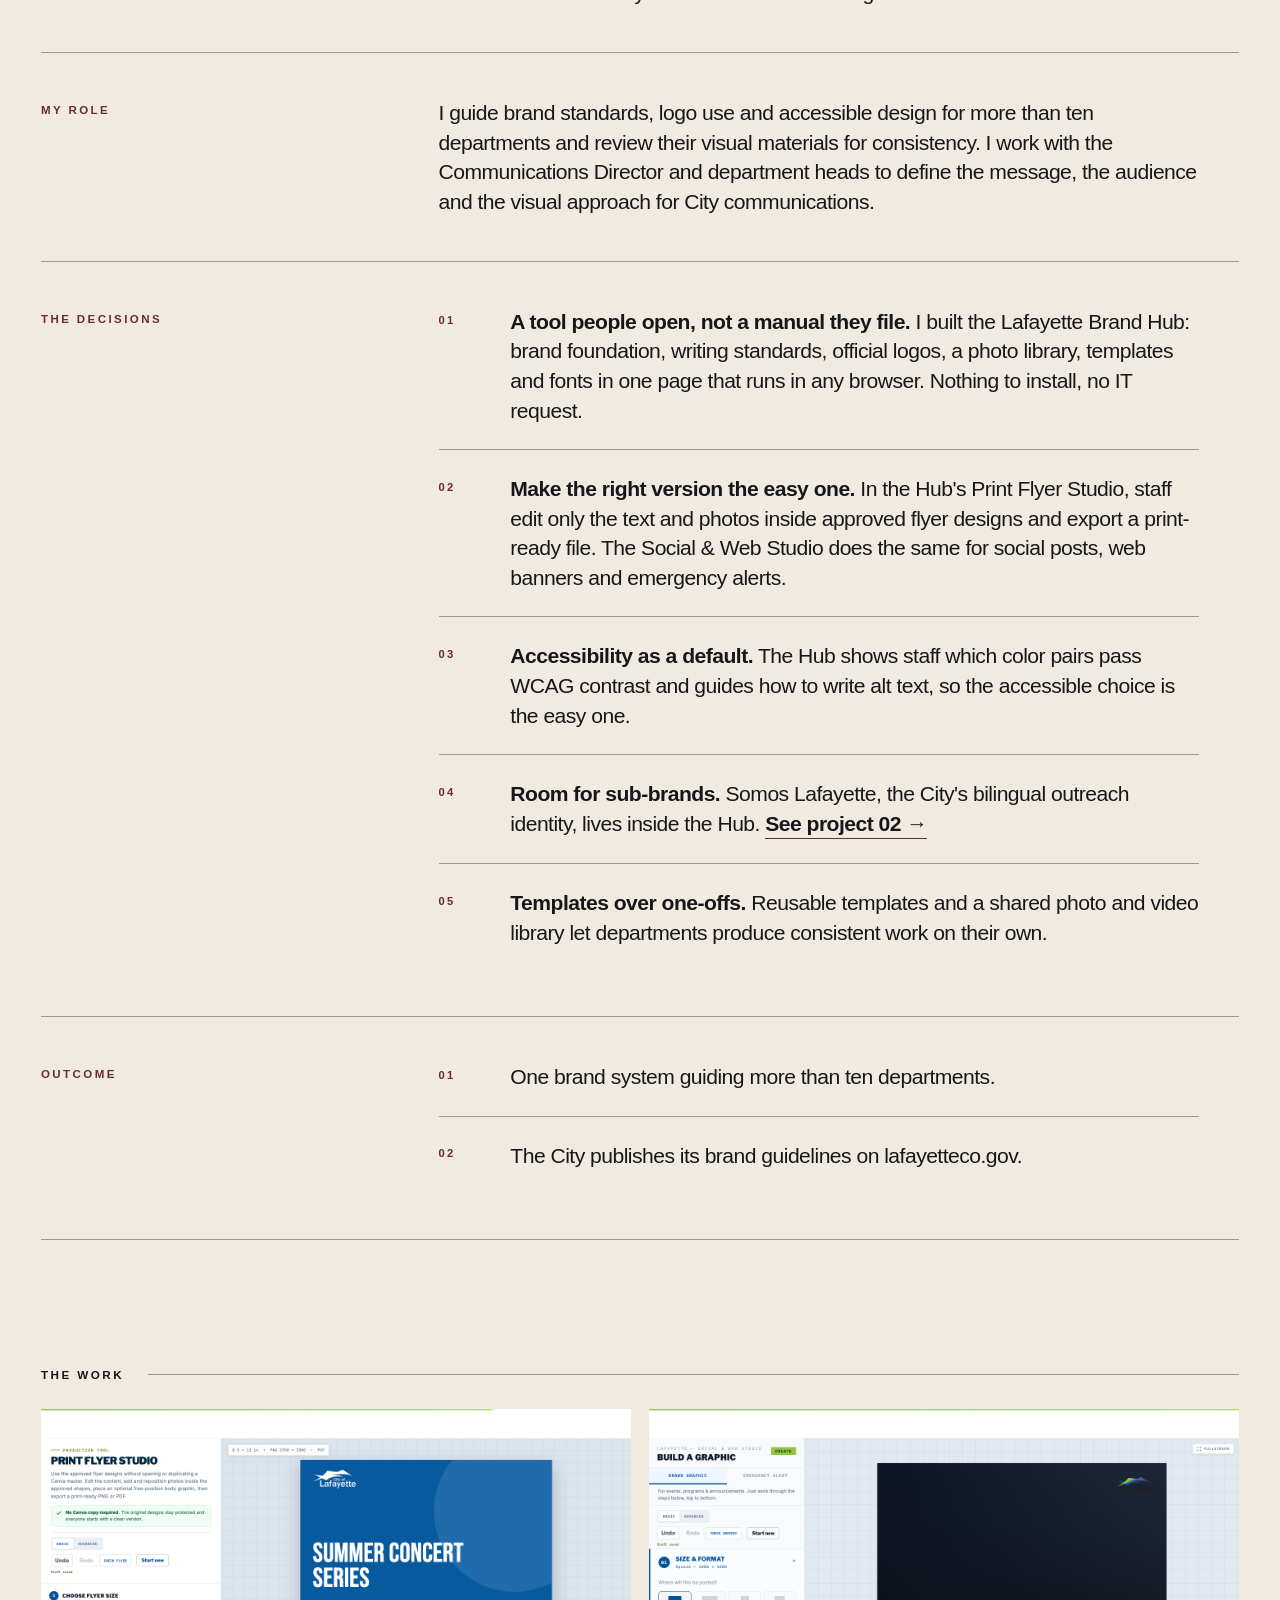
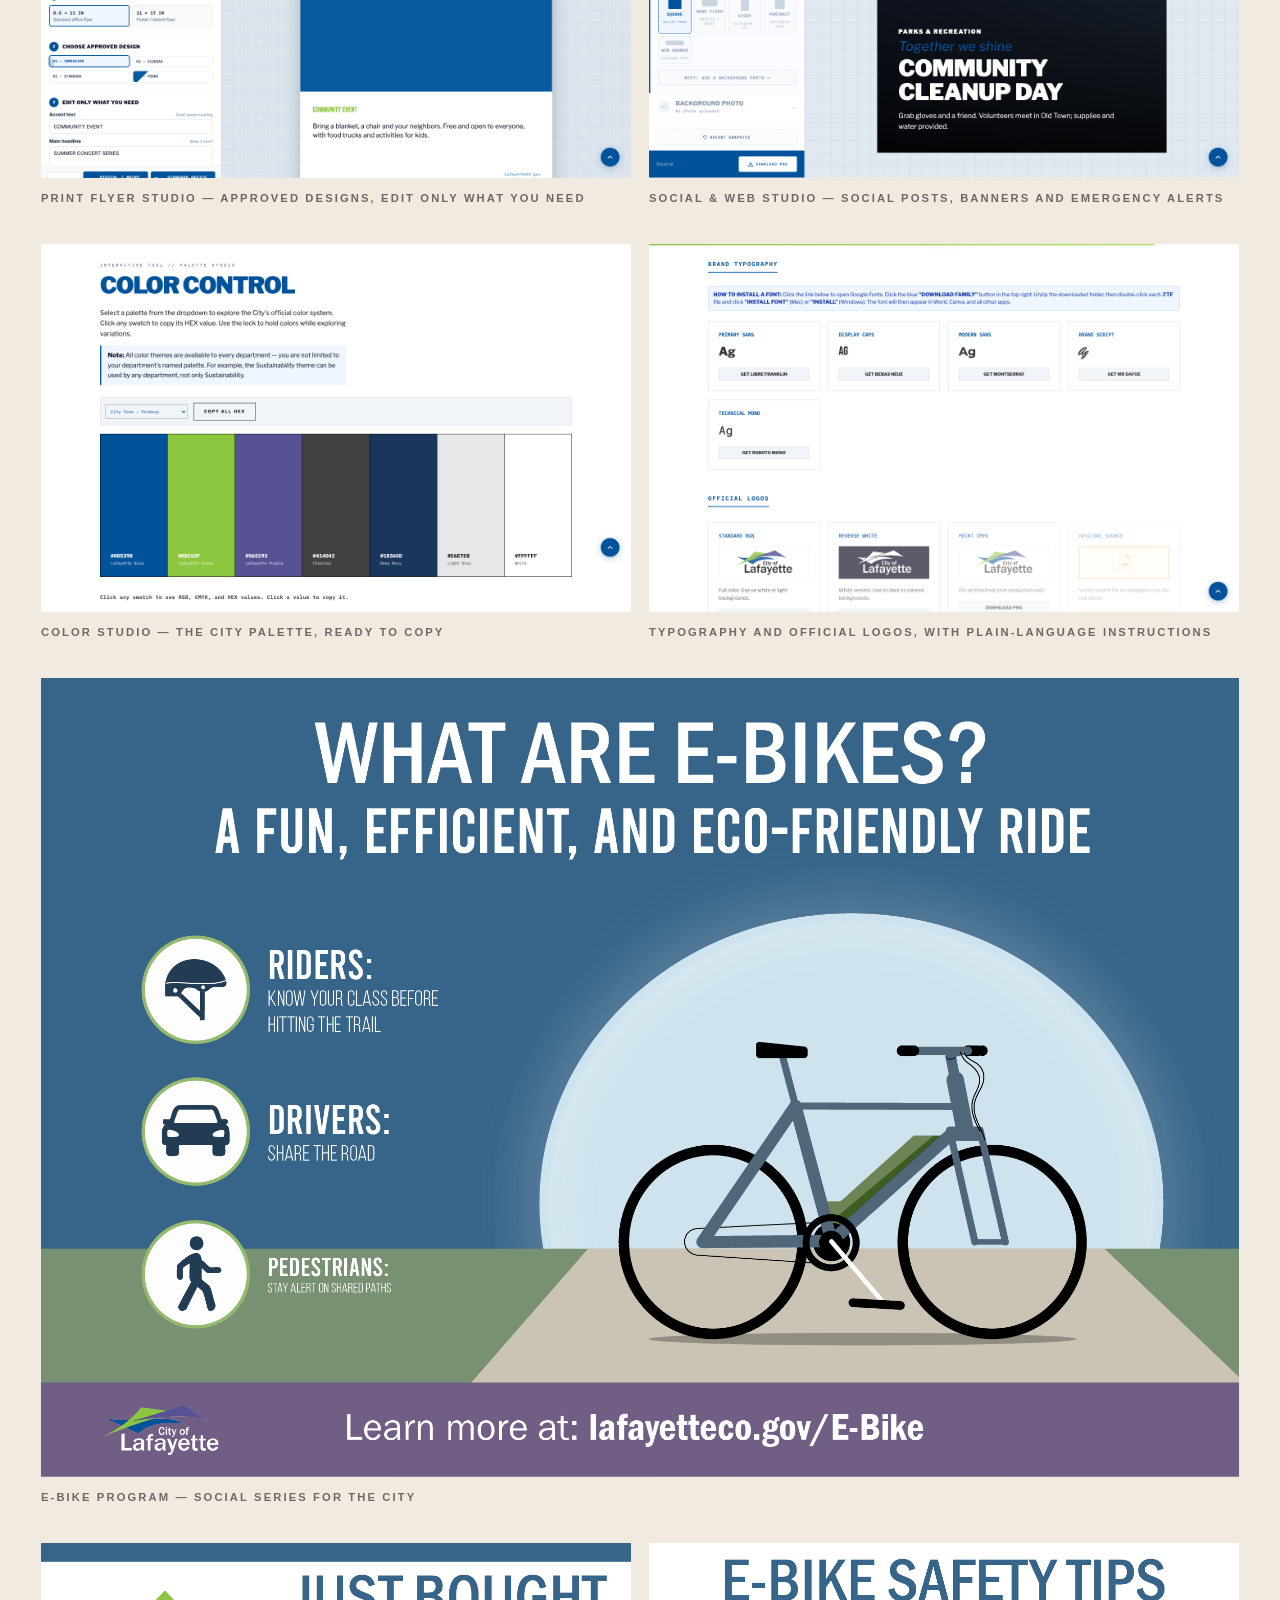
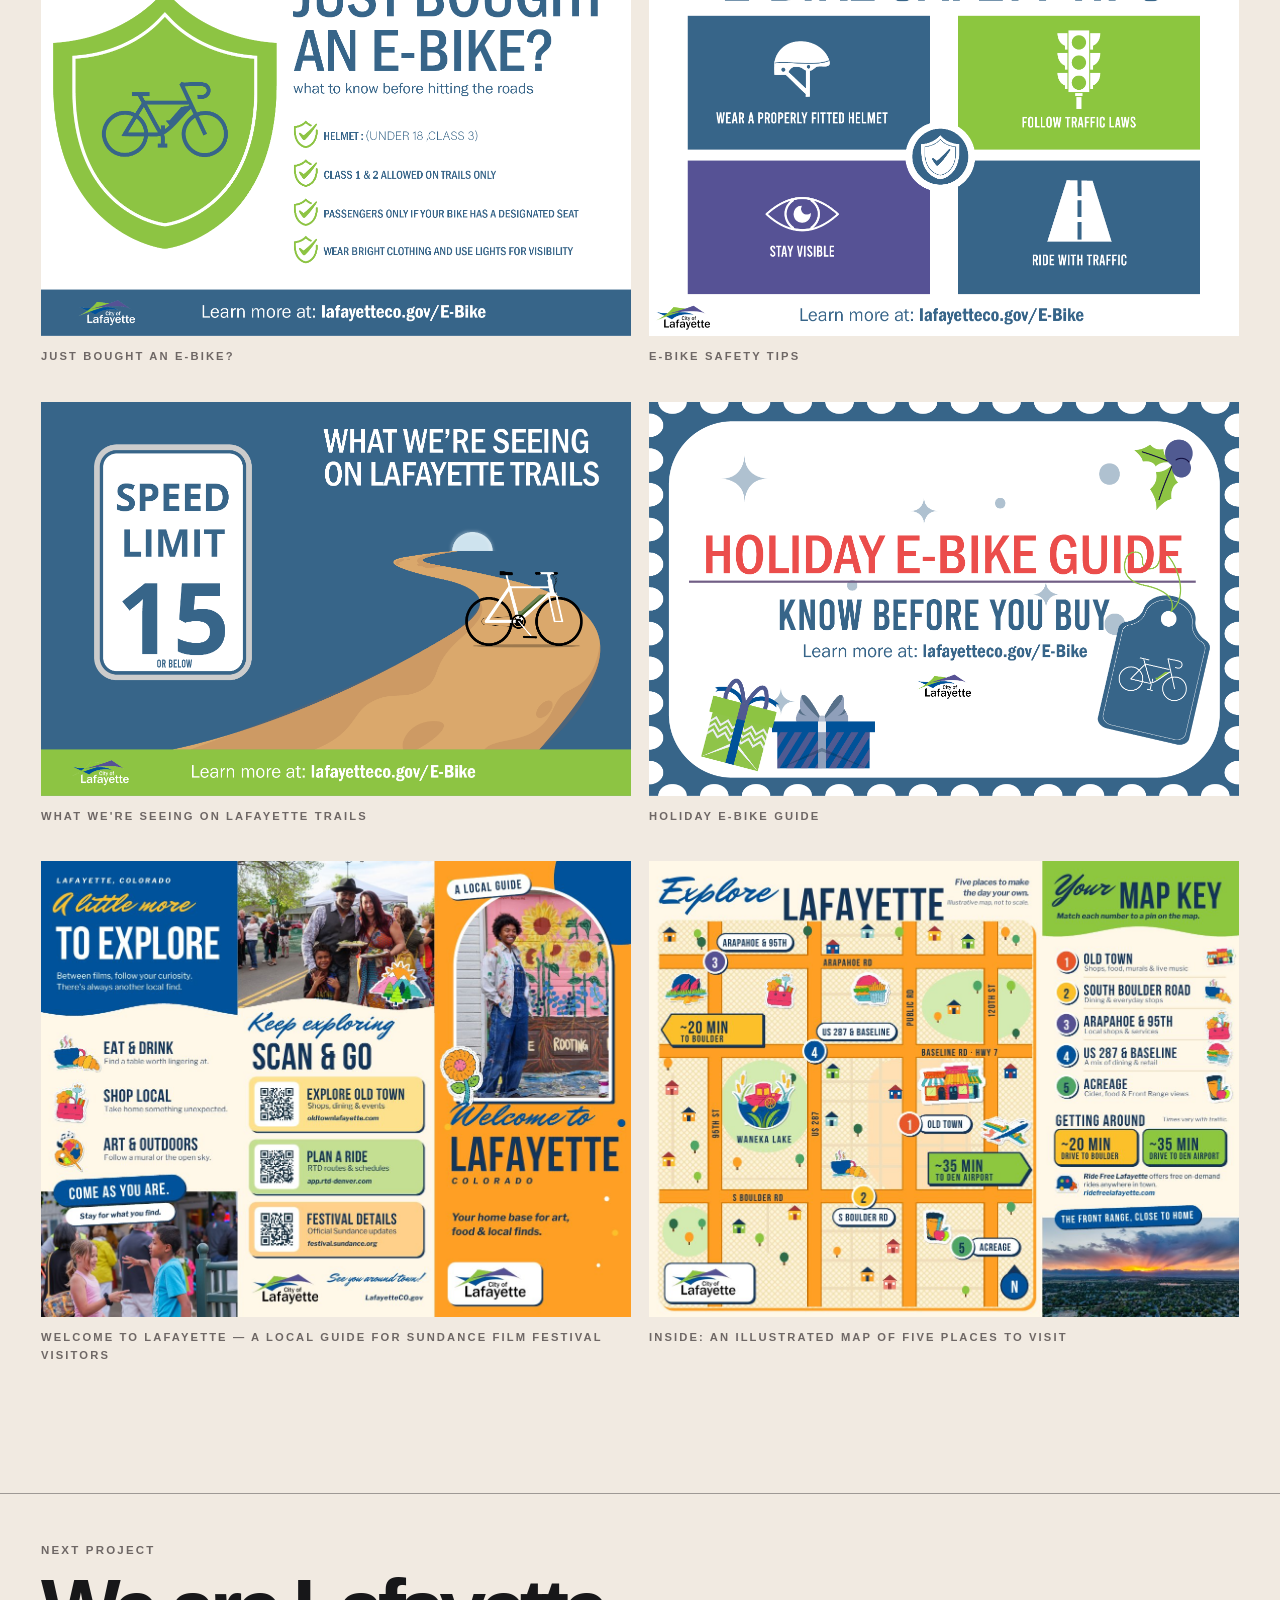
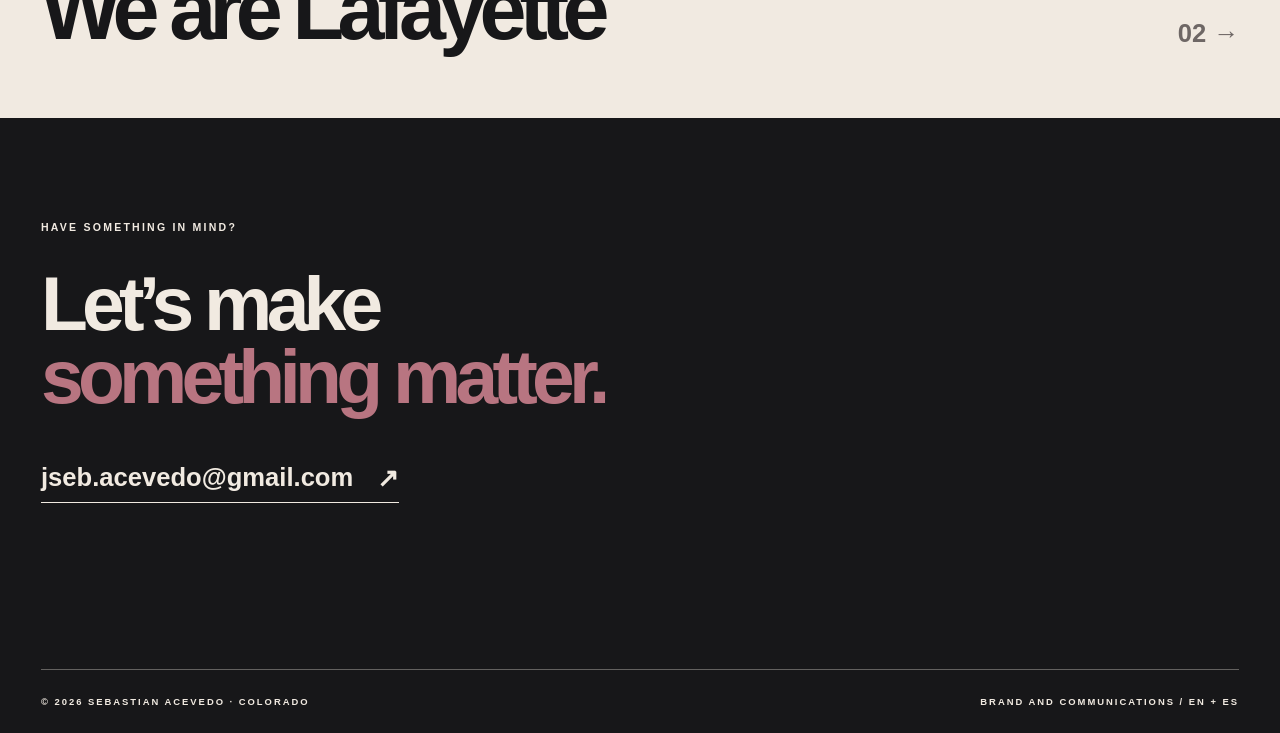
<file: lafayette.html>
<!doctype html>
<html lang="en">
<head>
<meta charset="utf-8">
<meta name="viewport" content="width=device-width, initial-scale=1">
<title>City of Lafayette — Sebastian Acevedo</title>
<meta name="description" content="How Sebastian Acevedo gave more than ten City of Lafayette departments one brand they can use on their own: the Lafayette Brand Hub and shared templates.">
<link rel="icon" href="assets/img/favicon.svg" type="image/svg+xml">
<link rel="stylesheet" href="assets/css/oxblood.css">
</head>
<body>
<a class="skip-link" href="#main" data-i18n="skip">Skip to content</a>

<header class="site-header shell">
  <a class="wordmark" href="index.html" aria-label="Sebastian Acevedo, home">Sebastian Acevedo</a>
  <nav class="site-nav" aria-label="Main navigation" data-i18n-label="navl"><a href="index.html#work" data-i18n="nwork">Work</a><a href="video.html" data-i18n="nvideo">Video</a><a href="index.html#about" data-i18n="nabout">About</a><a href="index.html#contact" data-i18n="contact">Contact</a><div class="lang" role="group" aria-label="Language / Idioma"><button aria-pressed="true" data-l="en">EN</button><button aria-pressed="false" data-l="es" lang="es">ES</button></div></nav>
</header>

<main id="main">
<article class="case" aria-labelledby="title">
<header class="case-hero">
  <div class="head mono"><span data-i18n="sc">Project 01 · City of Lafayette</span><span data-i18n="yr">2023 — present</span></div>
  <span class="strip head-strip" aria-hidden="true" style="--s:linear-gradient(90deg,#8DC63F 0% 50%,#00539B 50% 100%)"></span>
  <h1 class="title" id="title" data-i18n="t">One brand for a whole city</h1>
</header>
<div class="case-cover">
  <div class="frame" style="aspect-ratio:16/10">
    <img src="assets/lafayette/hub-home.png" style="object-fit:contain" data-i18n-alt="g1" alt="Home screen of the Lafayette Brand Hub: the headline 'One brand, all the tools, Lafayette' beside a list of ten sections, from Brand Foundation to the Print Flyer Studio and Social & Web Studio">
    <span class="burn mono" data-i18n="burn">Lafayette Brand Hub</span>
  </div>
</div>
<section class="case-body" aria-label="Overview">
  <dl class="facts case-facts">
      <div><dt data-i18n="s_role">Role</dt><dd>Senior Communications Specialist</dd></div>
      <div><dt data-i18n="s_org">Organization</dt><dd data-i18n="s_orgv">City of Lafayette, Colorado</dd></div>
      <div><dt data-i18n="s_with">Worked with</dt><dd data-i18n="s_withv">Communications Director · department heads</dd></div>
      <div><dt data-i18n="s_yrs">Years</dt><dd data-i18n="s_yrsv">2023 — present</dd></div>
      <div><dt data-i18n="s_out">Outcome</dt><dd data-i18n="s_outv">One brand system guiding 10+ departments</dd></div>
    </dl>
  <div class="case-rows">
    <div class="case-row">
      <h2 data-i18n="h_brief">The brief</h2>
      <div class="case-text">
        <p data-i18n="brief">More than ten City departments communicate with residents every week. They needed one brand they could use without a designer in the room.</p>
      </div>
    </div>
    <div class="case-row">
      <h2 data-i18n="h_role">My role</h2>
      <div class="case-text">
        <p data-i18n="role_p">I guide brand standards, logo use and accessible design for more than ten departments and review their visual materials for consistency. I work with the Communications Director and department heads to define the message, the audience and the visual approach for City communications.</p>
      </div>
    </div>
    <div class="case-row dec">
      <h2 data-i18n="h_dec">The decisions</h2>
      <div class="case-text">
        <ul>
        <li data-i18n="d1"><b>A tool people open, not a manual they file.</b> I built the Lafayette Brand Hub: brand foundation, writing standards, official logos, a photo library, templates and fonts in one page that runs in any browser. Nothing to install, no IT request.</li>
        <li data-i18n="d2"><b>Make the right version the easy one.</b> In the Hub's Print Flyer Studio, staff edit only the text and photos inside approved flyer designs and export a print-ready file. The Social &amp; Web Studio does the same for social posts, web banners and emergency alerts.</li>
        <li data-i18n="d3"><b>Accessibility as a default.</b> The Hub shows staff which color pairs pass WCAG contrast and guides how to write alt text, so the accessible choice is the easy one.</li>
        <li data-i18n="d6"><b>Room for sub-brands.</b> Somos Lafayette, the City's bilingual outreach identity, lives inside the Hub. <a class="more-link" style="margin:0;padding:0" href="somos.html">See project 02 →</a></li>
        <li data-i18n="d5"><b>Templates over one-offs.</b> Reusable templates and a shared photo and video library let departments produce consistent work on their own.</li>
      </ul>
      </div>
    </div>
    <div class="case-row out">
      <h2 data-i18n="h_out">Outcome</h2>
      <div class="case-text">
        <ul>
        <li data-i18n="o1">One brand system guiding more than ten departments.</li>
        <li data-i18n="o2">The City publishes its brand guidelines on lafayetteco.gov.</li>
      </ul>
      </div>
    </div>
  </div>
</section>
<section class="case-work" aria-labelledby="work-h">
  <div class="section-heading"><h2 id="work-h" data-i18n="h_work">The work</h2><span class="heading-rule" aria-hidden="true"></span></div>

  <div class="gallery">
    
    <figure>
      <img src="assets/lafayette/hub-flyer-studio.png" style="aspect-ratio:16/10" loading="lazy" data-i18n-alt="g2" alt="Print Flyer Studio in the Brand Hub: step-by-step controls for size, approved design and text on the left, a live preview of a letter-size City flyer with the sample headline &quot;Summer Concert Series&quot; on the right">
      <figcaption class="mono" data-i18n="c2">Print Flyer Studio — approved designs, edit only what you need</figcaption>
    </figure>
    <figure>
      <img src="assets/lafayette/hub-social.png" style="aspect-ratio:16/10" loading="lazy" data-i18n-alt="g3" alt="Social & Web Studio in the Brand Hub: tabs for Brand Graphic and Emergency Alert, format choices such as square, story and web banner, and a live preview of a branded post with the sample headline &quot;Community Cleanup Day">
      <figcaption class="mono" data-i18n="c3">Social &amp; Web Studio — social posts, banners and emergency alerts</figcaption>
    </figure>
    <figure>
      <img src="assets/lafayette/hub-color.png" style="aspect-ratio:16/10" loading="lazy" data-i18n-alt="g4" alt="Color Studio in the Brand Hub: the City Core palette as seven swatches, from Lafayette Blue #00539B and Lafayette Green #8DC63F to white, each with its HEX value">
      <figcaption class="mono" data-i18n="c4">Color Studio — the City palette, ready to copy</figcaption>
    </figure>
    <figure>
      <img src="assets/lafayette/hub-flyer.png" style="aspect-ratio:16/10" loading="lazy" data-i18n-alt="g5" alt="Brand Hub typography and logo section: five brand typefaces with download links, and the official City of Lafayette logo in full color, reverse white and print versions">
      <figcaption class="mono" data-i18n="c5">Typography and official logos, with plain-language instructions</figcaption>
    </figure>

    <figure class="full">
      <img src="assets/brand/E-Bike%20Socials-01.png" style="aspect-ratio:3/2" loading="lazy" data-i18n-alt="g6" alt="City of Lafayette post 'What are e-bikes? A fun, efficient, and eco-friendly ride' with tips for riders, drivers and pedestrians beside an illustrated e-bike">
      <figcaption class="mono" data-i18n="c6">E-Bike program — social series for the City</figcaption>
    </figure>
    <figure>
      <img src="assets/brand/E-Bike%20Socials-03.png" style="aspect-ratio:3/2" loading="lazy" data-i18n-alt="g7" alt="E-bike post 'Just bought an e-bike? What to know before hitting the roads' with a checklist on helmets, trail classes, passengers and visibility">
      <figcaption class="mono" data-i18n="c7">Just bought an e-bike?</figcaption>
    </figure>
    <figure>
      <img src="assets/brand/E-Bike%20Socials-04.png" style="aspect-ratio:3/2" loading="lazy" data-i18n-alt="g8" alt="E-bike post 'E-bike safety tips' in four colored panels: wear a properly fitted helmet, follow traffic laws, stay visible, ride with traffic">
      <figcaption class="mono" data-i18n="c8">E-bike safety tips</figcaption>
    </figure>
    <figure>
      <img src="assets/brand/E-Bike%20Socials-05.png" style="aspect-ratio:3/2" loading="lazy" data-i18n-alt="g9" alt="E-bike post 'What we're seeing on Lafayette trails' with a 15 mph speed limit sign and an e-bike on a winding trail">
      <figcaption class="mono" data-i18n="c9">What we're seeing on Lafayette trails</figcaption>
    </figure>
    <figure>
      <img src="assets/brand/E-Bike%20Socials-02.png" style="aspect-ratio:3/2" loading="lazy" data-i18n-alt="g10" alt="E-bike post styled as a postage stamp: 'Holiday e-bike guide — Know before you buy', with gifts and a price tag showing a bike">
      <figcaption class="mono" data-i18n="c10">Holiday e-bike guide</figcaption>
    </figure>

    <figure>
      <img src="assets/brochure/brochure-1.jpg" style="aspect-ratio:1210/935" loading="lazy" data-i18n-alt="g11" alt="Outside of the Welcome to Lafayette fold-out guide: 'A little more to explore' for eating, shopping and art, QR codes for Old Town, transit and festival details, and a cover photo of a local artist in front of a sunflower mural">
      <figcaption class="mono" data-i18n="c11">Welcome to Lafayette — a local guide for Sundance Film Festival visitors</figcaption>
    </figure>
    <figure>
      <img src="assets/brochure/brochure-2.jpg" style="aspect-ratio:1210/935" loading="lazy" data-i18n-alt="g12" alt="Inside of the Welcome to Lafayette guide: an illustrated map with five numbered places to visit, a map key, and drive times to Boulder and Denver airport">
      <figcaption class="mono" data-i18n="c12">Inside: an illustrated map of five places to visit</figcaption>
    </figure>
  </div>
</section>
</article>

<a class="next" href="somos.html"><div><span class="mono" data-i18n="next">Next project</span><span class="title" data-i18n="nt">We are Lafayette</span></div><span class="mono">02 →</span></a>
</main>

<footer class="contact" id="contact">
  <div class="shell contact-inner">
    <p class="eyebrow" data-i18n="ck">Have something in mind?</p>
    <h2 data-i18n="ch">Let’s make<br><em>something matter.</em></h2>
    <a class="contact-link" href="mailto:jseb.acevedo@gmail.com">jseb.acevedo@gmail.com <span aria-hidden="true">↗</span></a>
    <div class="footer-line"><span>© 2026 Sebastian Acevedo · Colorado</span><span data-i18n="fl">Brand and communications / EN + ES</span></div>
  </div>
</footer>

<script>
  window.ES = {
    ck: '¿Tienes algo en mente?', ch: 'Hagamos algo<br><em>que importe.</em>', fl: 'Marca y comunicaciones / EN + ES', h_work: 'El trabajo',
    nvideo: 'Video',
    'label:navl': 'Navegación principal',
    nwork: 'Trabajo', nabout: 'Sobre mí',
    _title: 'Ciudad de Lafayette — Sebastian Acevedo',
    skip: 'Ir al contenido', contact: 'Contacto',
    sc: 'Proyecto 01 · Ciudad de Lafayette', yr: '2023 — hoy',
    t: 'Una marca para toda una ciudad',
    burn: 'Lafayette Brand Hub',
    h_brief: 'El encargo',
    brief: 'Más de diez departamentos de la Ciudad hablan con los residentes cada semana. Necesitaban una sola marca que pudieran usar sin tener a un diseñador al lado.',
    h_role: 'Mi rol',
    role_p: 'Guío los estándares de marca, el uso del logo y el diseño accesible de más de diez departamentos, y reviso sus piezas visuales para que sean consistentes. Trabajo con la Dirección de Comunicaciones y los jefes de departamento para definir el mensaje, el público y el enfoque visual de las comunicaciones de la Ciudad.',
    h_dec: 'Las decisiones',
    d1: '<b>Una herramienta que se abre, no un manual que se archiva.</b> Construí el Lafayette Brand Hub: fundamentos de marca, normas de redacción, logos oficiales, una biblioteca de fotos, plantillas y fuentes en una sola página que funciona en cualquier navegador. Nada que instalar, sin pedirle nada a TI.',
    d2: '<b>Que la versión correcta sea la más fácil.</b> En el Print Flyer Studio del Hub, el personal edita solo los textos y las fotos dentro de diseños de volante aprobados y exporta un archivo listo para imprimir. El Social &amp; Web Studio hace lo mismo con publicaciones para redes, banners web y alertas de emergencia.',
    d3: '<b>La accesibilidad como punto de partida.</b> El Hub le muestra al personal qué combinaciones de color cumplen el contraste WCAG y explica cómo escribir texto alternativo, para que la opción accesible sea la más fácil.',
    d5: '<b>Plantillas en lugar de piezas sueltas.</b> Plantillas reutilizables y una biblioteca compartida de fotos y video permiten que cada departamento produzca trabajo consistente por su cuenta.',
    d6: '<b>Espacio para submarcas.</b> Somos Lafayette, la identidad bilingüe de la Ciudad para llegar a la comunidad, vive dentro del Hub. <a class="more-link" style="margin:0;padding:0" href="somos.html">Ver el proyecto 02 →</a>',
    h_out: 'Resultado',
    o1: 'Un sistema de marca que guía a más de diez departamentos.',
    o2: 'La Ciudad publica su guía de marca en lafayetteco.gov.',
    s_role: 'Cargo', s_org: 'Organización', s_orgv: 'Ciudad de Lafayette, Colorado',
    s_with: 'Trabajé con', s_withv: 'Dirección de Comunicaciones · jefes de departamento',
    s_yrs: 'Años', s_yrsv: '2023 — hoy', s_out: 'Resultado', s_outv: 'Un sistema de marca para más de 10 departamentos',
    'alt:g1': 'Pantalla de inicio del Lafayette Brand Hub: el titular "One brand, all the tools, Lafayette" junto a una lista de diez secciones, desde Brand Foundation hasta el Print Flyer Studio y el Social & Web Studio',
    c1: 'Lafayette Brand Hub — todas las guías y herramientas en una página',
    'alt:g2': 'Print Flyer Studio del Brand Hub: controles paso a paso para tamaño, diseño aprobado y texto a la izquierda, y a la derecha la vista previa en vivo de un volante tamaño carta de la Ciudad con el titular de ejemplo "Summer Concert Series"',
    c2: 'Print Flyer Studio — diseños aprobados, edita solo lo necesario',
    'alt:g3': 'Social & Web Studio del Brand Hub: pestañas para gráfico de marca y alerta de emergencia, formatos como cuadrado, historia y banner web, y la vista previa en vivo de una publicación con la marca y el titular de ejemplo "Community Cleanup Day"',
    c3: 'Social &amp; Web Studio — publicaciones, banners y alertas de emergencia',
    'alt:g4': 'Color Studio del Brand Hub: la paleta principal de la Ciudad en siete muestras, del Lafayette Blue #00539B y el Lafayette Green #8DC63F hasta el blanco, cada una con su valor HEX',
    c4: 'Color Studio — la paleta de la Ciudad, lista para copiar',
    'alt:g5': 'Sección de tipografía y logos del Brand Hub: cinco tipografías de marca con enlaces de descarga y el logo oficial de la Ciudad de Lafayette a todo color, en blanco y para impresión',
    c5: 'Tipografía y logos oficiales, con instrucciones en lenguaje sencillo',
    'alt:g6': 'Publicación de la Ciudad de Lafayette "What are e-bikes? A fun, efficient, and eco-friendly ride" con consejos para ciclistas, conductores y peatones junto a una bicicleta eléctrica ilustrada',
    c6: 'Programa E-Bike — serie para redes de la Ciudad',
    'alt:g7': 'Publicación "Just bought an e-bike? What to know before hitting the roads" con una lista sobre casco, clases permitidas en senderos, pasajeros y visibilidad',
    c7: '¿Acabas de comprar una e-bike?',
    'alt:g8': 'Publicación "E-bike safety tips" en cuatro paneles de color: casco bien ajustado, respetar las normas de tránsito, ser visible, andar en el sentido del tráfico',
    c8: 'Consejos de seguridad para e-bikes',
    'alt:g9': 'Publicación "What we\'re seeing on Lafayette trails" con una señal de límite de velocidad de 15 millas por hora y una e-bike en un sendero',
    c9: 'Lo que vemos en los senderos de Lafayette',
    'alt:g10': 'Publicación con forma de estampilla: "Holiday e-bike guide — Know before you buy", con regalos y una etiqueta de precio con una bicicleta',
    c10: 'Guía de e-bikes para las fiestas',
    'alt:g11': 'Exterior de la guía plegable Welcome to Lafayette: "A little more to explore" con dónde comer, comprar y ver arte, códigos QR para Old Town, transporte y el festival, y en la portada una artista local frente a un mural de girasoles',
    c11: 'Welcome to Lafayette — una guía local para visitantes del Festival de Cine de Sundance',
    'alt:g12': 'Interior de la guía Welcome to Lafayette: un mapa ilustrado con cinco lugares numerados, la clave del mapa y los tiempos en carro a Boulder y al aeropuerto de Denver',
    c12: 'Adentro: un mapa ilustrado con cinco lugares para visitar',
    next: 'Siguiente proyecto', nt: 'Somos Lafayette'
  };
</script>
<script src="assets/js/film.js"></script>
<script src="assets/js/oxblood.js"></script>
</body>
</html>
</file>
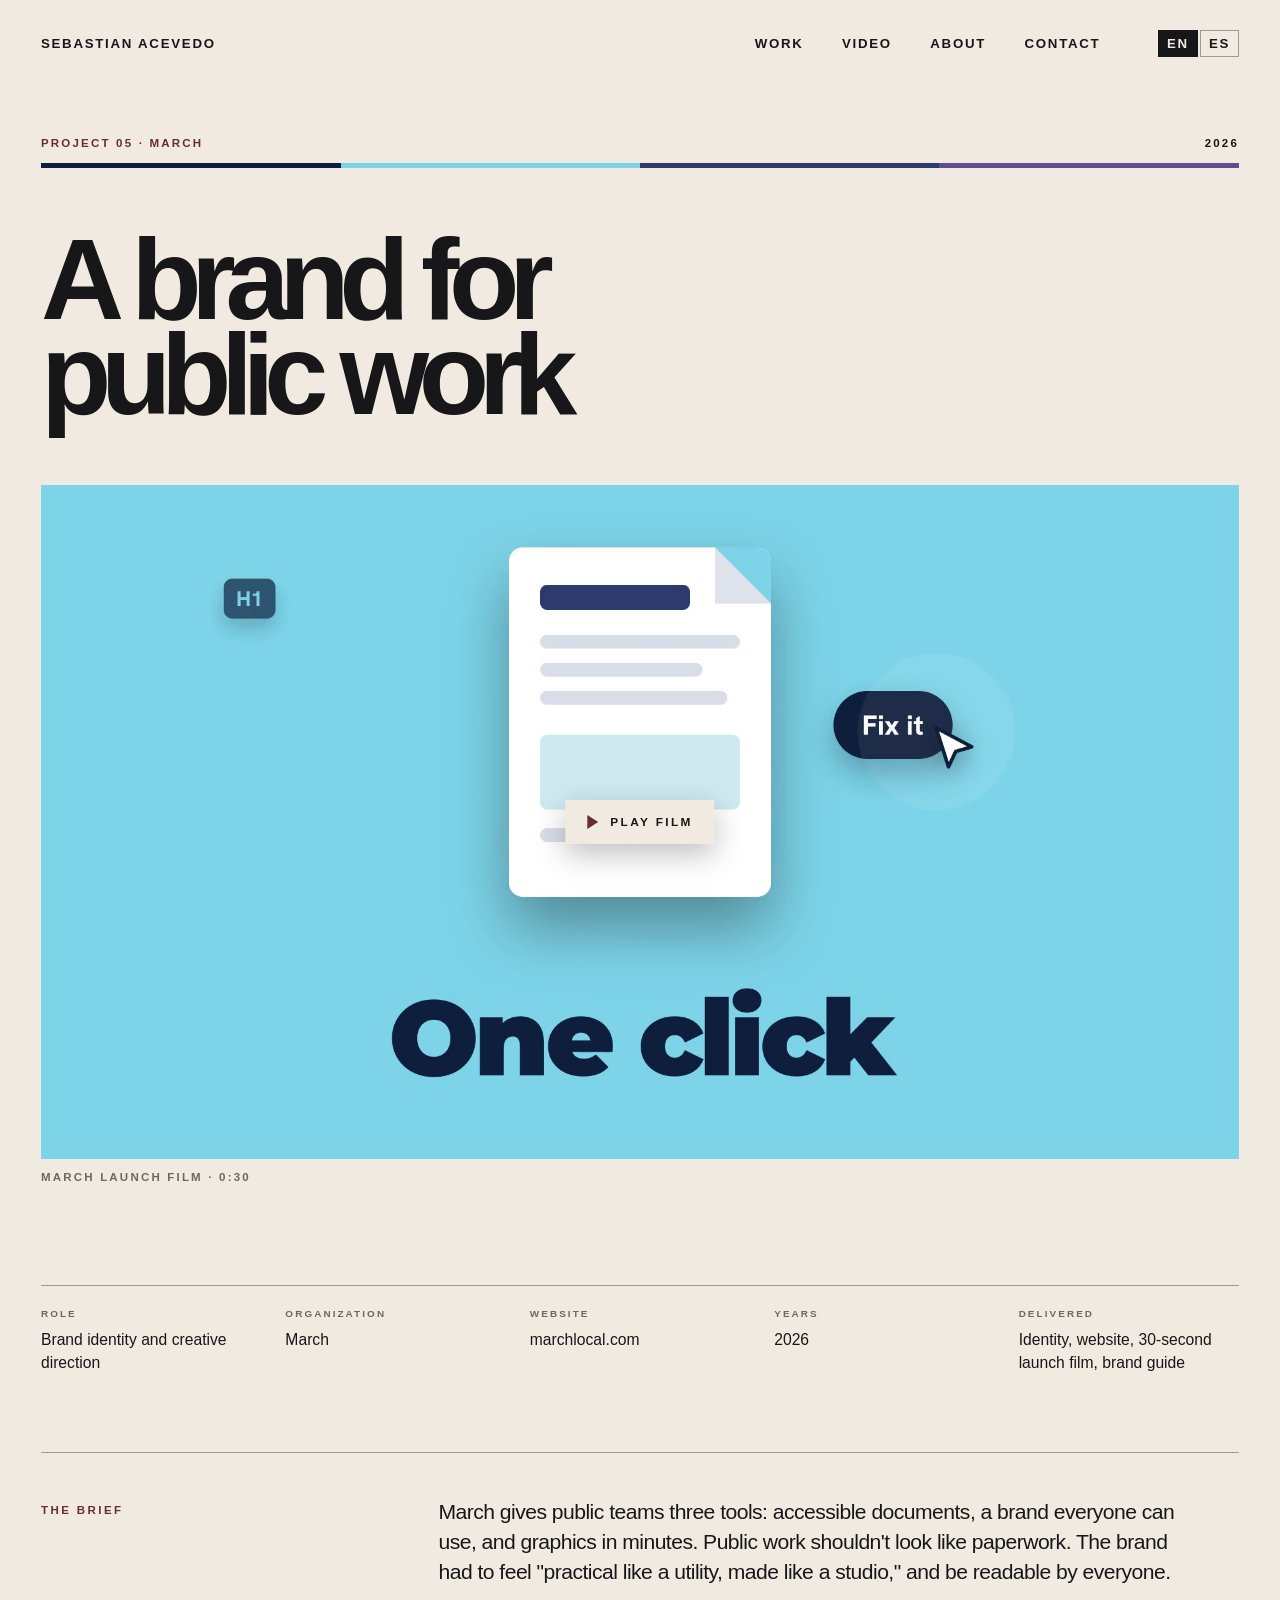
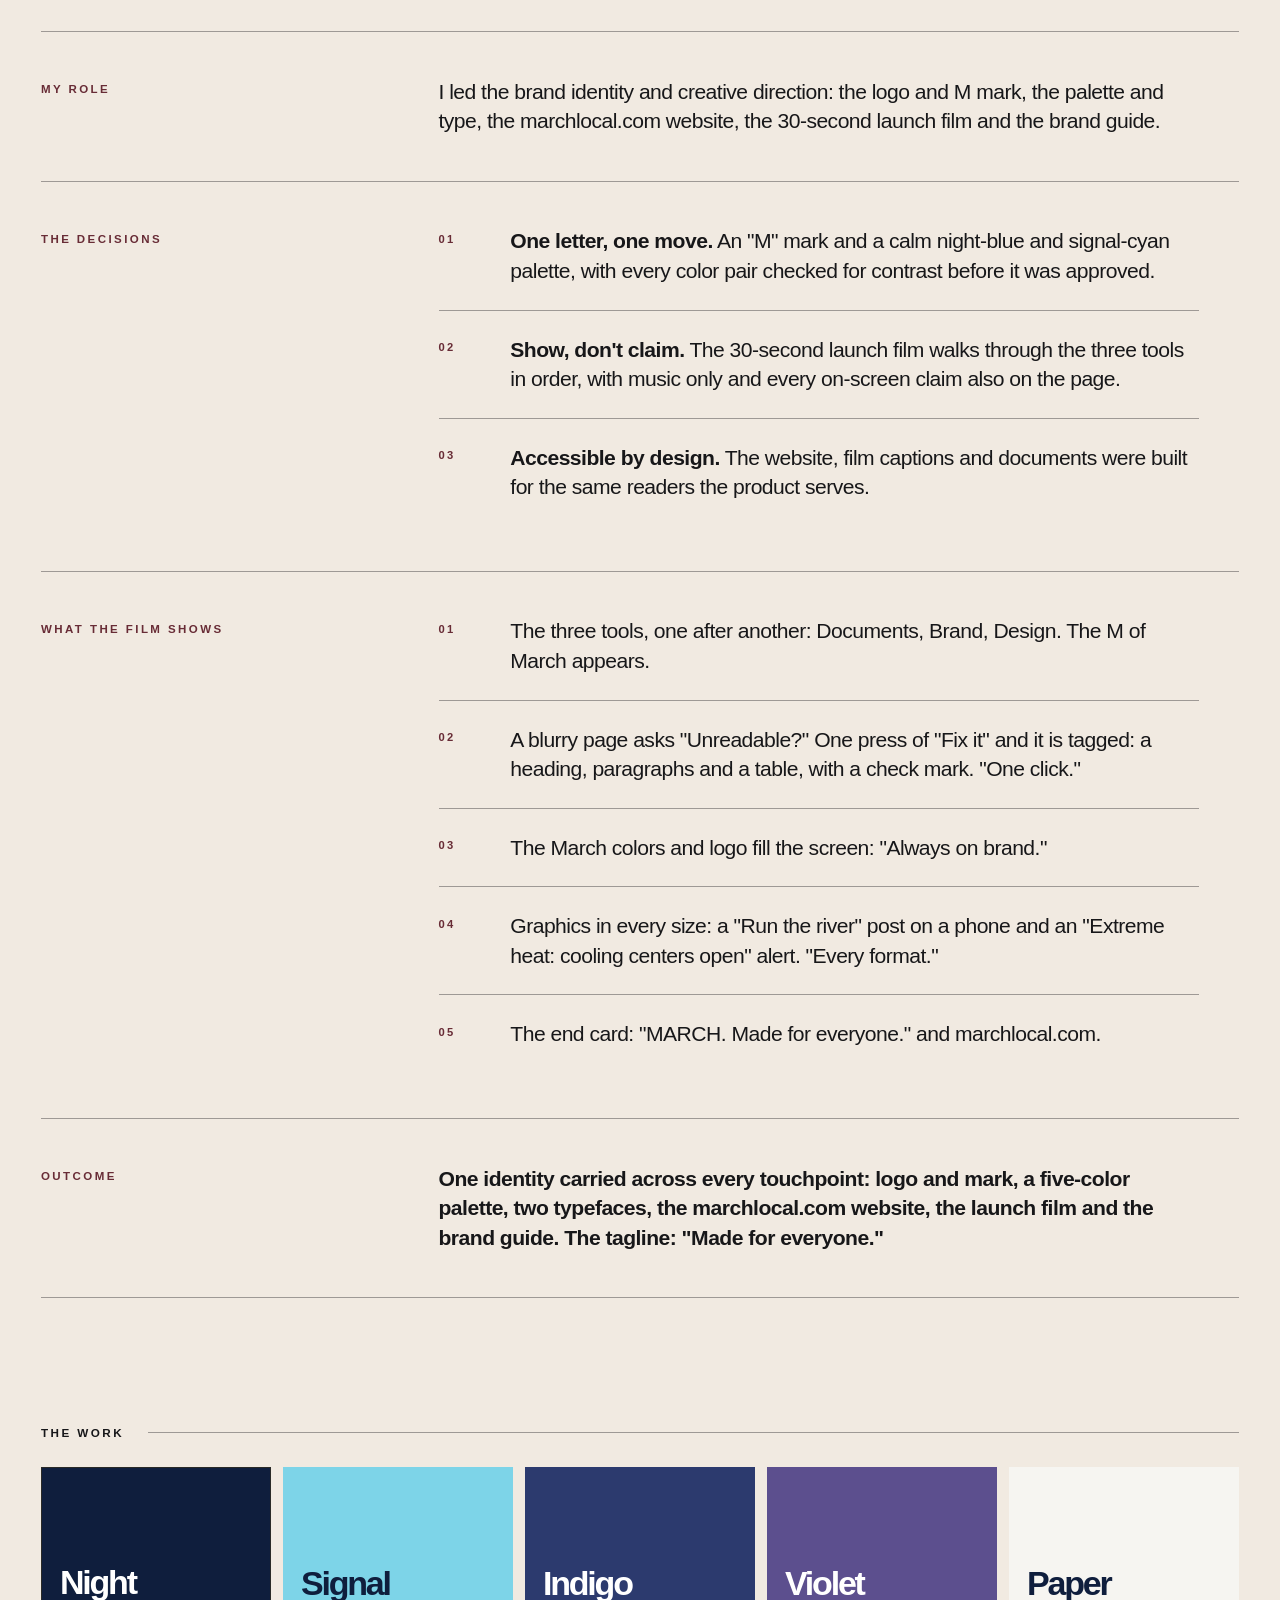
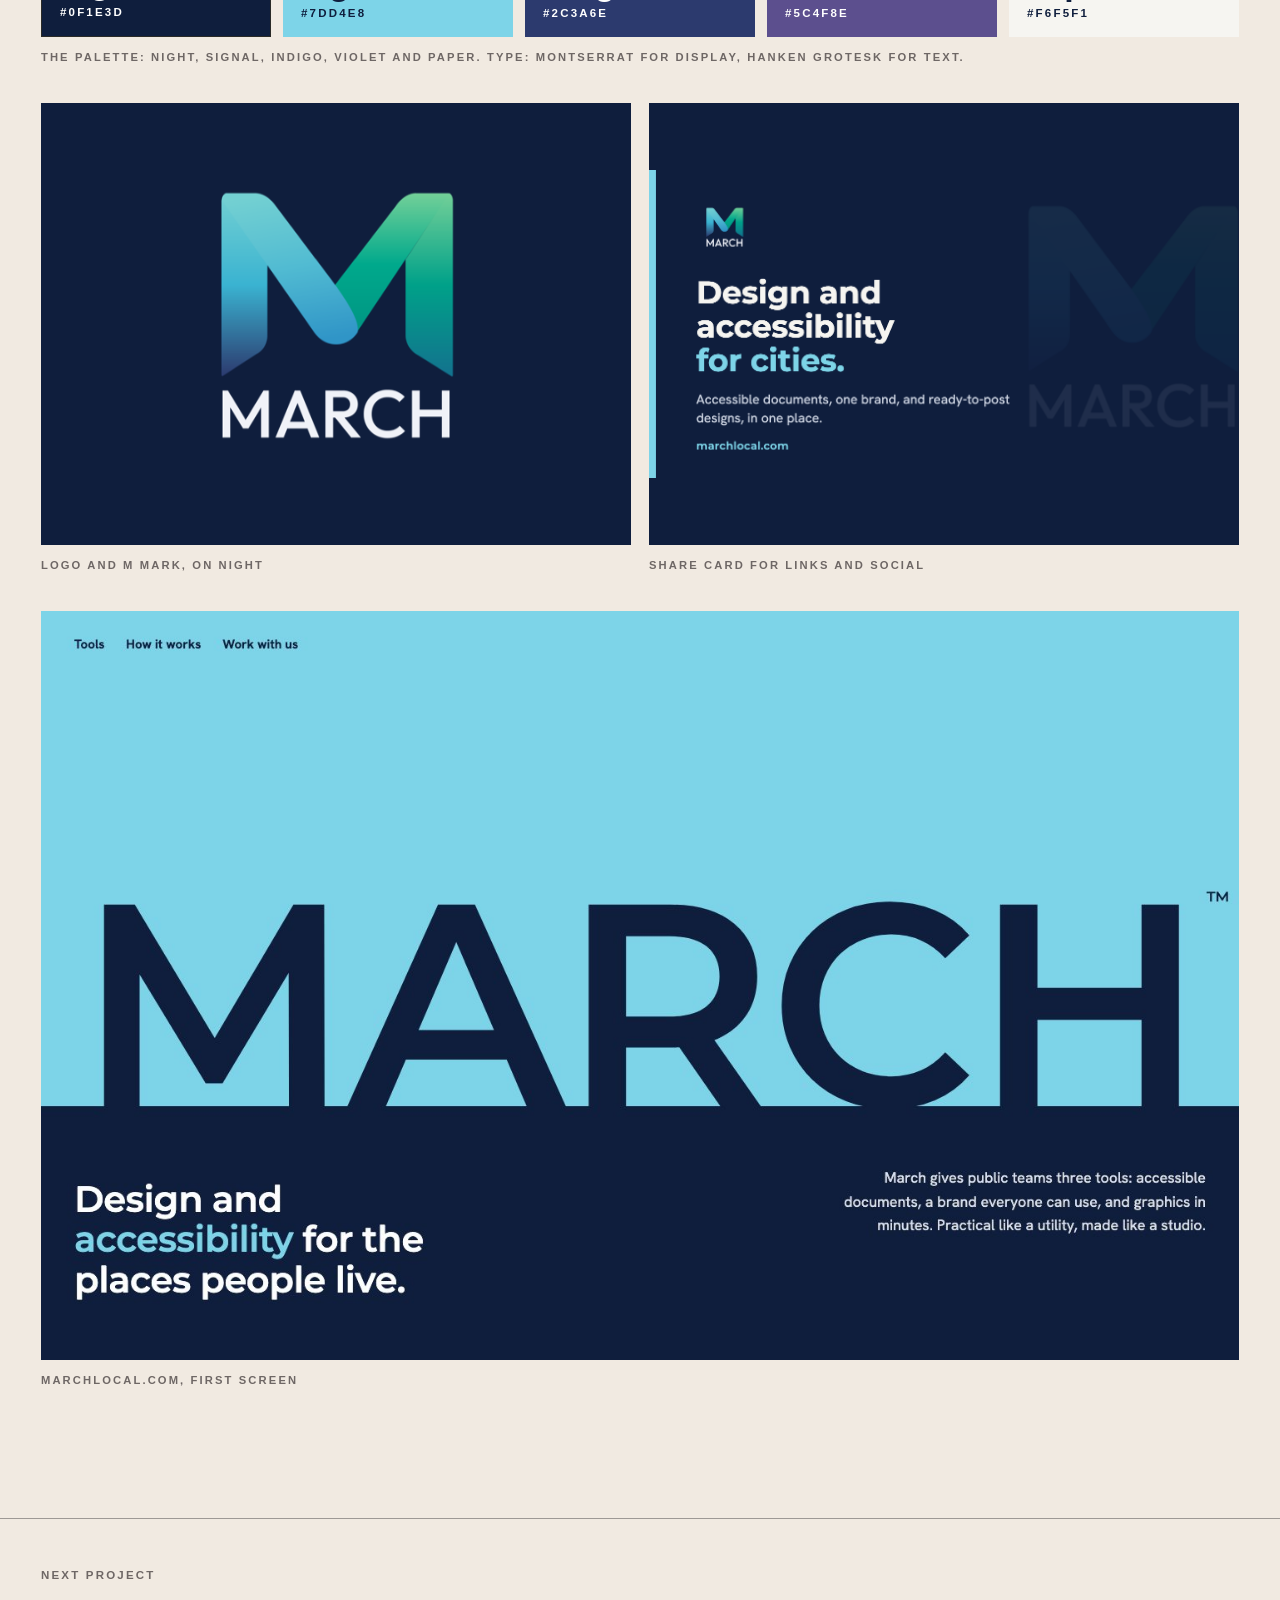
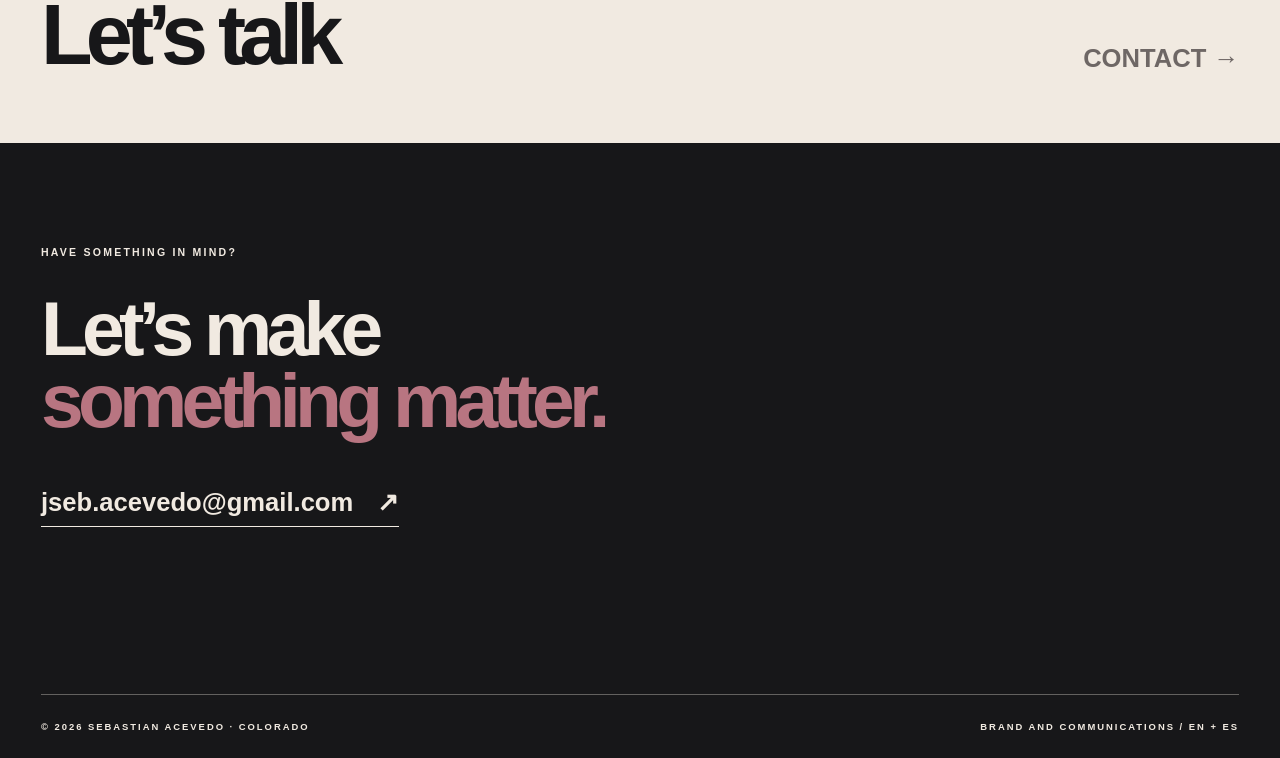
<file: march.html>
<!doctype html>
<html lang="en">
<head>
<meta charset="utf-8">
<meta name="viewport" content="width=device-width, initial-scale=1">
<title>March: a brand for public work — Sebastian Acevedo</title>
<meta name="description" content="Project 05: the March brand by Sebastian Acevedo. Identity, marchlocal.com website, a 30-second launch film and a brand guide for a design and accessibility platform for cities.">
<link rel="icon" href="assets/img/favicon.svg" type="image/svg+xml">
<link rel="stylesheet" href="assets/css/oxblood.css">
</head>
<body>
<a class="skip-link" href="#main" data-i18n="skip">Skip to content</a>

<header class="site-header shell">
  <a class="wordmark" href="index.html" aria-label="Sebastian Acevedo, home">Sebastian Acevedo</a>
  <nav class="site-nav" aria-label="Main navigation" data-i18n-label="navl"><a href="index.html#work" data-i18n="nwork">Work</a><a href="video.html" data-i18n="nvideo">Video</a><a href="index.html#about" data-i18n="nabout">About</a><a href="index.html#contact" data-i18n="contact">Contact</a><div class="lang" role="group" aria-label="Language / Idioma"><button aria-pressed="true" data-l="en">EN</button><button aria-pressed="false" data-l="es" lang="es">ES</button></div></nav>
</header>

<main id="main">
<article class="case" aria-labelledby="title">
<header class="case-hero">
  <div class="head mono"><span data-i18n="sc">Project 05 · March</span><span>2026</span></div>
  <span class="strip head-strip" aria-hidden="true" style="--s:linear-gradient(90deg,#0F1E3D 0% 25%,#7DD4E8 25% 50%,#2C3A6E 50% 75%,#5C4F8E 75% 100%)"></span>
  <h1 class="title" id="title" data-i18n="t">A brand for public work</h1>
</header>
<div class="case-cover">
  <div class="frame" style="aspect-ratio:16/9;background:#0f1e3d">
    <video controls preload="none" playsinline poster="assets/march/commercial-poster.jpg" aria-labelledby="vidcap" aria-describedby="vidd" style="object-fit:contain">
      <source src="assets/march/commercial.mp4" type="video/mp4">
      <track kind="captions" src="assets/march/commercial.vtt" srclang="en" label="English" default>
    </video>
    <span class="sr" id="vidd" data-i18n="vid">March launch film, 30 seconds, music only. A written description of everything it shows follows in the text below.</span>
  </div>
  <p class="mono" id="vidcap" data-i18n="vcap" style="margin-top:12px;color:var(--dim)">March launch film · 0:30</p>
</div>
<section class="case-body" aria-label="Overview">
  <dl class="facts case-facts">
      <div><dt data-i18n="k_role">Role</dt><dd data-i18n="v_role">Brand identity and creative direction</dd></div>
      <div><dt data-i18n="k_org">Organization</dt><dd>March</dd></div>
      <div><dt data-i18n="k_web">Website</dt><dd>marchlocal.com</dd></div>
      <div><dt data-i18n="k_years">Years</dt><dd>2026</dd></div>
      <div><dt data-i18n="k_del">Delivered</dt><dd data-i18n="v_del">Identity, website, 30-second launch film, brand guide</dd></div>
    </dl>
  <div class="case-rows">
    <div class="case-row">
      <h2 data-i18n="h_brief">The brief</h2>
      <div class="case-text">
        <p data-i18n="brief">March gives public teams three tools: accessible documents, a brand everyone can use, and graphics in minutes. Public work shouldn't look like paperwork. The brand had to feel "practical like a utility, made like a studio," and be readable by everyone.</p>
      </div>
    </div>
    <div class="case-row">
      <h2 data-i18n="h_role">My role</h2>
      <div class="case-text">
        <p data-i18n="role_p">I led the brand identity and creative direction: the logo and M mark, the palette and type, the marchlocal.com website, the 30-second launch film and the brand guide.</p>
      </div>
    </div>
    <div class="case-row dec">
      <h2 data-i18n="h_dec">The decisions</h2>
      <div class="case-text">
        <ul>
        <li data-i18n="d1"><b>One letter, one move.</b> An "M" mark and a calm night-blue and signal-cyan palette, with every color pair checked for contrast before it was approved.</li>
        <li data-i18n="d2"><b>Show, don't claim.</b> The 30-second launch film walks through the three tools in order, with music only and every on-screen claim also on the page.</li>
        <li data-i18n="d3"><b>Accessible by design.</b> The website, film captions and documents were built for the same readers the product serves.</li>
      </ul>
      </div>
    </div>
    <div class="case-row">
      <h2 data-i18n="h_film">What the film shows</h2>
      <div class="case-text">
        <ul>
        <li data-i18n="f_1">The three tools, one after another: Documents, Brand, Design. The M of March appears.</li>
        <li data-i18n="f_2">A blurry page asks "Unreadable?" One press of "Fix it" and it is tagged: a heading, paragraphs and a table, with a check mark. "One click."</li>
        <li data-i18n="f_3">The March colors and logo fill the screen: "Always on brand."</li>
        <li data-i18n="f_4">Graphics in every size: a "Run the river" post on a phone and an "Extreme heat: cooling centers open" alert. "Every format."</li>
        <li data-i18n="f_5">The end card: "MARCH. Made for everyone." and marchlocal.com.</li>
      </ul>
      </div>
    </div>
    <div class="case-row out">
      <h2 data-i18n="h_out">Outcome</h2>
      <div class="case-text">
        <p data-i18n="out">One identity carried across every touchpoint: logo and mark, a five-color palette, two typefaces, the marchlocal.com website, the launch film and the brand guide. The tagline: "Made for everyone."</p>
      </div>
    </div>
  </div>
</section>
<section class="case-work" aria-labelledby="work-h">
  <div class="section-heading"><h2 id="work-h" data-i18n="h_work">The work</h2><span class="heading-rule" aria-hidden="true"></span></div>

  <div class="gallery">
    <figure class="full">
      <div role="list" aria-labelledby="palcap" style="display:grid;grid-template-columns:repeat(auto-fit,minmax(150px,1fr));gap:12px">
        <div role="listitem" style="background:#0F1E3D;color:#fff;padding:18px;min-height:170px;display:flex;flex-direction:column;justify-content:flex-end;border:1px solid #2a2a27"><b class="title" style="font-size:34px">Night</b><span class="mono" style="margin-top:8px">#0F1E3D</span></div>
        <div role="listitem" style="background:#7DD4E8;color:#0F1E3D;padding:18px;min-height:170px;display:flex;flex-direction:column;justify-content:flex-end"><b class="title" style="font-size:34px">Signal</b><span class="mono" style="margin-top:8px">#7DD4E8</span></div>
        <div role="listitem" style="background:#2C3A6E;color:#fff;padding:18px;min-height:170px;display:flex;flex-direction:column;justify-content:flex-end"><b class="title" style="font-size:34px">Indigo</b><span class="mono" style="margin-top:8px">#2C3A6E</span></div>
        <div role="listitem" style="background:#5C4F8E;color:#fff;padding:18px;min-height:170px;display:flex;flex-direction:column;justify-content:flex-end"><b class="title" style="font-size:34px">Violet</b><span class="mono" style="margin-top:8px">#5C4F8E</span></div>
        <div role="listitem" style="background:#F6F5F1;color:#0F1E3D;padding:18px;min-height:170px;display:flex;flex-direction:column;justify-content:flex-end"><b class="title" style="font-size:34px">Paper</b><span class="mono" style="margin-top:8px">#F6F5F1</span></div>
      </div>
      <figcaption class="mono" id="palcap" data-i18n="c_pal">The palette: Night, Signal, Indigo, Violet and Paper. Type: Montserrat for display, Hanken Grotesk for text.</figcaption>
    </figure>
    <figure class="contain">
      <img src="assets/march/march-logo-light.png" style="background:#0F1E3D;padding:8%" alt="The March logo: an M mark folded like a ribbon in a gradient from cyan and blue to green, above the word MARCH, on Night blue" data-i18n-alt="a_logo">
      <figcaption class="mono" data-i18n="c_logo">Logo and M mark, on Night</figcaption>
    </figure>
    <figure class="contain">
      <img src="assets/march/og-image.png" style="background:#0F1E3D" alt="March share card: the logo, the line 'Design and accessibility for cities.', 'Accessible documents, one brand, and ready-to-post designs, in one place.' and marchlocal.com, on Night blue" data-i18n-alt="a_og">
      <figcaption class="mono" data-i18n="c_og">Share card for links and social</figcaption>
    </figure>
    <figure class="full">
      <img src="assets/march/website.jpg" style="aspect-ratio:1440/900;object-fit:contain" alt="Top of the marchlocal.com home page: the word MARCH in giant Night-blue letters standing on the line between a Signal-cyan band and a Night band, with the headline 'Design and accessibility for the places people live.'" data-i18n-alt="a_web">
      <figcaption class="mono" data-i18n="c_web">marchlocal.com, first screen</figcaption>
    </figure>
  </div>
</section>
</article>

<a class="next" href="index.html#contact"><div><span class="mono" data-i18n="next">Next project</span><span class="title" data-i18n="next_t">Let’s talk</span></div><span class="mono" data-i18n="cta">Contact →</span></a>
</main>

<footer class="contact" id="contact">
  <div class="shell contact-inner">
    <p class="eyebrow" data-i18n="ck">Have something in mind?</p>
    <h2 data-i18n="ch">Let’s make<br><em>something matter.</em></h2>
    <a class="contact-link" href="mailto:jseb.acevedo@gmail.com">jseb.acevedo@gmail.com <span aria-hidden="true">↗</span></a>
    <div class="footer-line"><span>© 2026 Sebastian Acevedo · Colorado</span><span data-i18n="fl">Brand and communications / EN + ES</span></div>
  </div>
</footer>

<script>
  window.ES = {
    ck: '¿Tienes algo en mente?', ch: 'Hagamos algo<br><em>que importe.</em>', fl: 'Marca y comunicaciones / EN + ES', h_work: 'El trabajo',
    nvideo: 'Video',
    'label:navl': 'Navegación principal',
    nwork: 'Trabajo', nabout: 'Sobre mí',
    _title: 'March: una marca para el trabajo público — Sebastian Acevedo',
    skip: 'Ir al contenido', contact: 'Contacto',
    sc: 'Proyecto 05 · March', t: 'Una marca para el trabajo público',
    vcap: 'Video de lanzamiento de March · 0:30',
    vid: 'Video de lanzamiento de March, 30 segundos, solo música. Más abajo hay una descripción escrita de todo lo que muestra.',
    h_brief: 'El encargo',
    brief: 'March les da a los equipos del sector público tres herramientas: documentos accesibles, una marca que todos pueden usar y piezas gráficas en minutos. El trabajo público no debería verse como un trámite. La marca tenía que sentirse "práctica como una herramienta, hecha con oficio de estudio" y ser legible para todos.',
    h_role: 'Mi rol',
    role_p: 'Lideré la identidad de marca y la dirección creativa: el logo y el símbolo M, la paleta y la tipografía, el sitio web marchlocal.com, el video de lanzamiento de 30 segundos y la guía de marca.',
    h_dec: 'Las decisiones',
    d1: '<b>Una letra, un movimiento.</b> Un símbolo "M" y una paleta tranquila de azul noche y cian Signal, con cada combinación de colores revisada por contraste antes de aprobarla.',
    d2: '<b>Mostrar, no prometer.</b> El video de 30 segundos recorre las tres herramientas en orden, solo con música, y cada mensaje en pantalla también está escrito en la página.',
    d3: '<b>Accesible desde el diseño.</b> El sitio web, los subtítulos del video y los documentos se hicieron para las mismas personas a las que sirve el producto.',
    h_film: 'Lo que muestra el video',
    f_1: 'Las tres herramientas, una tras otra: Documents, Brand, Design. Aparece la M de March.',
    f_2: 'Una página borrosa pregunta "Unreadable?" (¿Ilegible?). Con un toque de "Fix it" queda etiquetada: un título, párrafos y una tabla, con una marca de verificación. "One click."',
    f_3: 'Los colores y el logo de March llenan la pantalla: "Always on brand."',
    f_4: 'Piezas en todos los tamaños: una publicación "Run the river" en un teléfono y una alerta "Extreme heat: cooling centers open" (calor extremo: centros de enfriamiento abiertos). "Every format."',
    f_5: 'El cierre: "MARCH. Made for everyone." (Hecho para todos) y marchlocal.com.',
    h_out: 'Resultado',
    out: 'Una sola identidad en cada punto de contacto: logo y símbolo, una paleta de cinco colores, dos tipografías, el sitio web marchlocal.com, el video de lanzamiento y la guía de marca. El lema: "Made for everyone."',
    k_role: 'Cargo', v_role: 'Identidad de marca y dirección creativa', k_org: 'Organización', k_web: 'Sitio web', k_years: 'Años',
    k_del: 'Entregables', v_del: 'Identidad, sitio web, video de lanzamiento de 30 segundos, guía de marca',
    c_pal: 'La paleta: Night, Signal, Indigo, Violet y Paper. Tipografía: Montserrat para títulos, Hanken Grotesk para texto.',
    'alt:a_logo': 'El logo de March: un símbolo M doblado como una cinta, en degradado de cian y azul a verde, sobre la palabra MARCH, en fondo azul Night',
    c_logo: 'Logo y símbolo M, sobre Night',
    'alt:a_og': 'Tarjeta para compartir de March: el logo, la frase "Design and accessibility for cities.", "Accessible documents, one brand, and ready-to-post designs, in one place." y marchlocal.com, en fondo azul Night',
    c_og: 'Tarjeta para enlaces y redes',
    'alt:a_web': 'Parte superior de la página de inicio de marchlocal.com: la palabra MARCH en letras gigantes azul Night, de pie sobre la línea entre una franja cian Signal y una franja Night, con el titular "Design and accessibility for the places people live."',
    c_web: 'marchlocal.com, primera pantalla',
    next: 'Siguiente proyecto', next_t: 'Hablemos', cta: 'Contacto →'
  };
</script>
<script src="assets/js/film.js"></script>
<script src="assets/js/oxblood.js"></script>
</body>
</html>
</file>
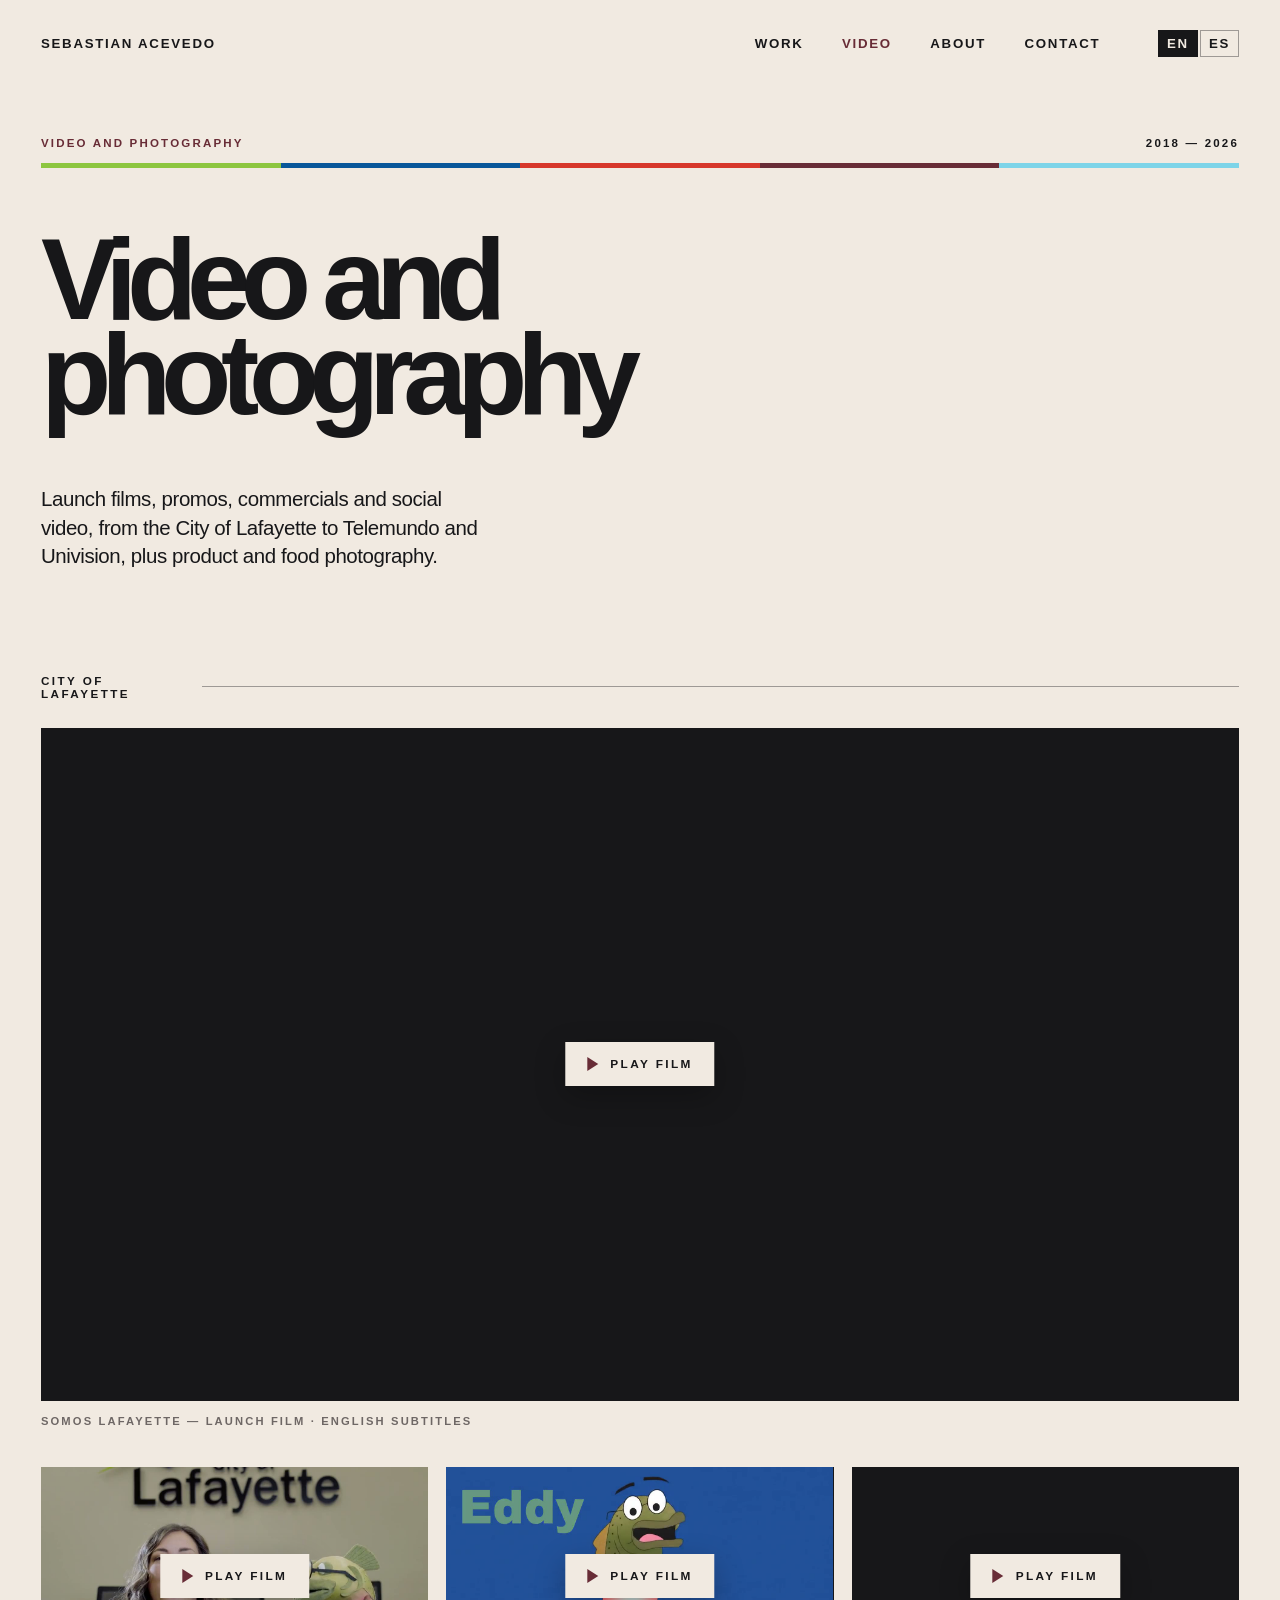
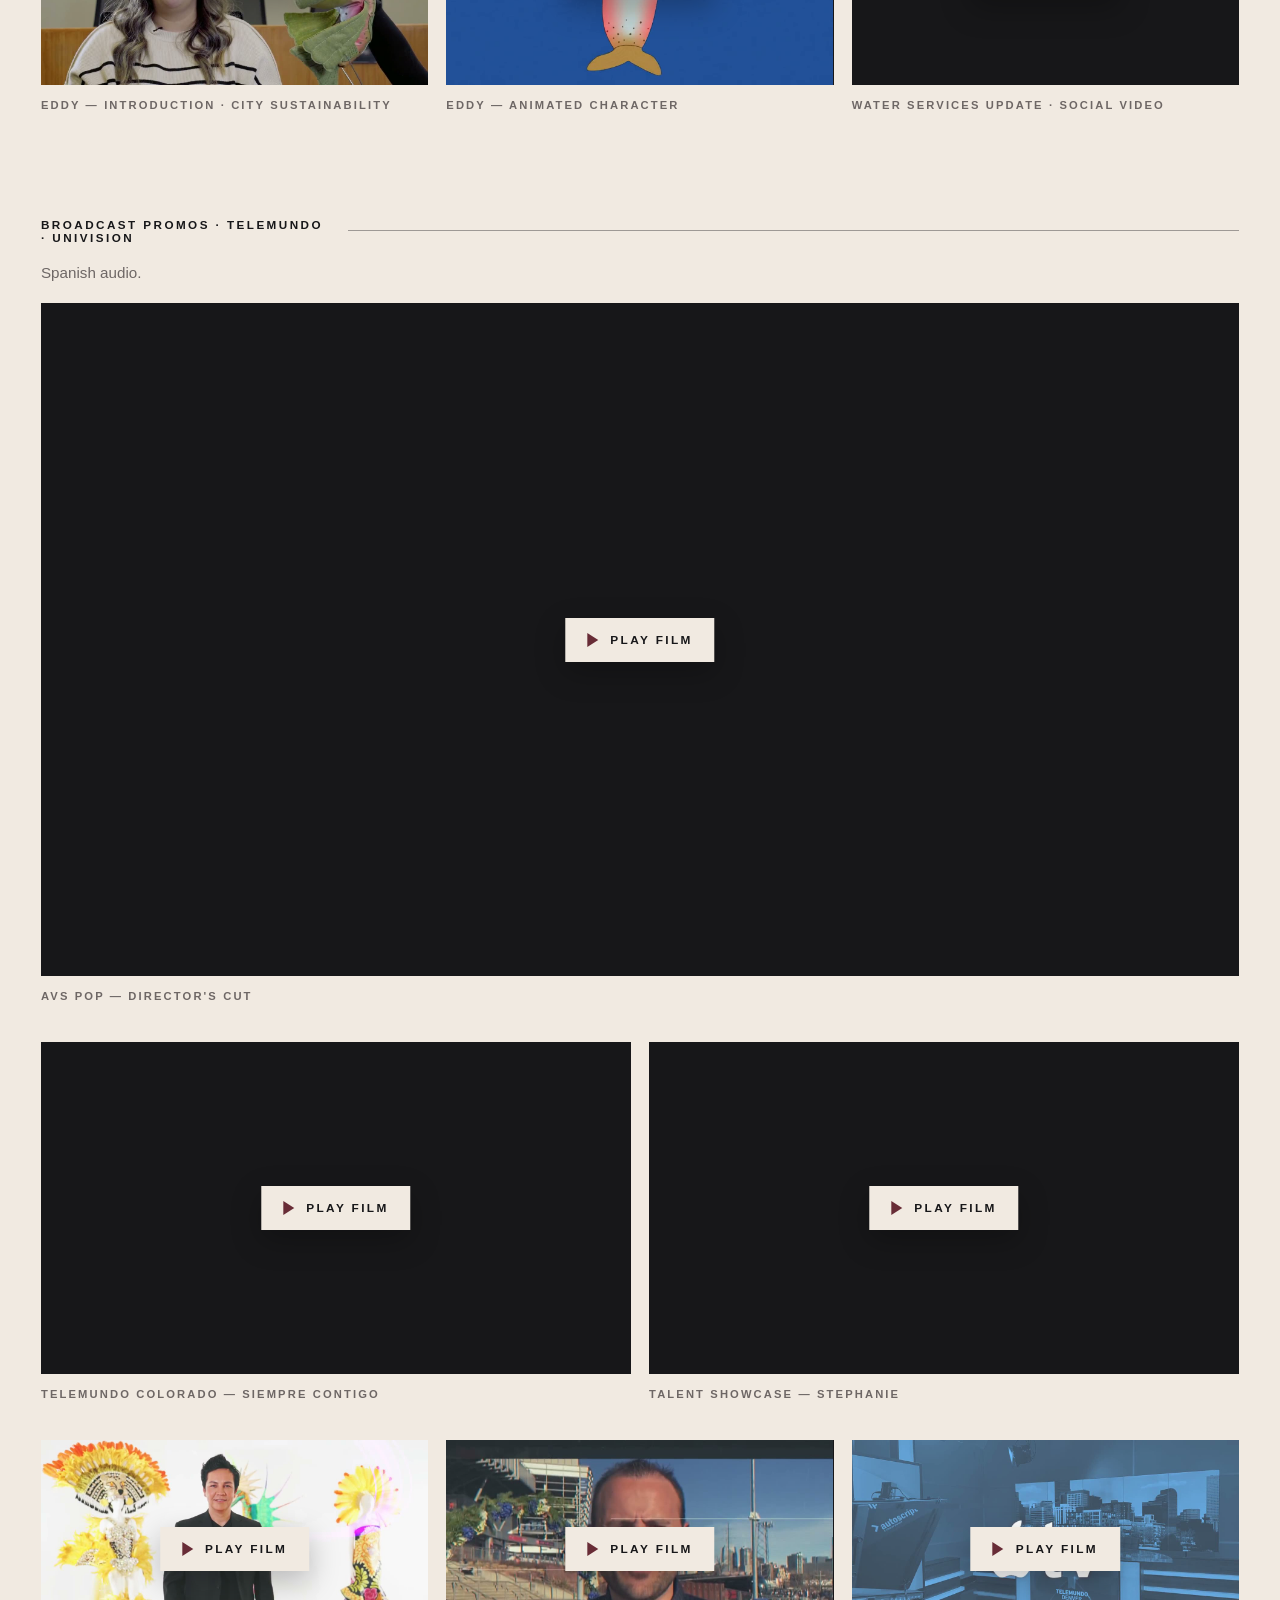
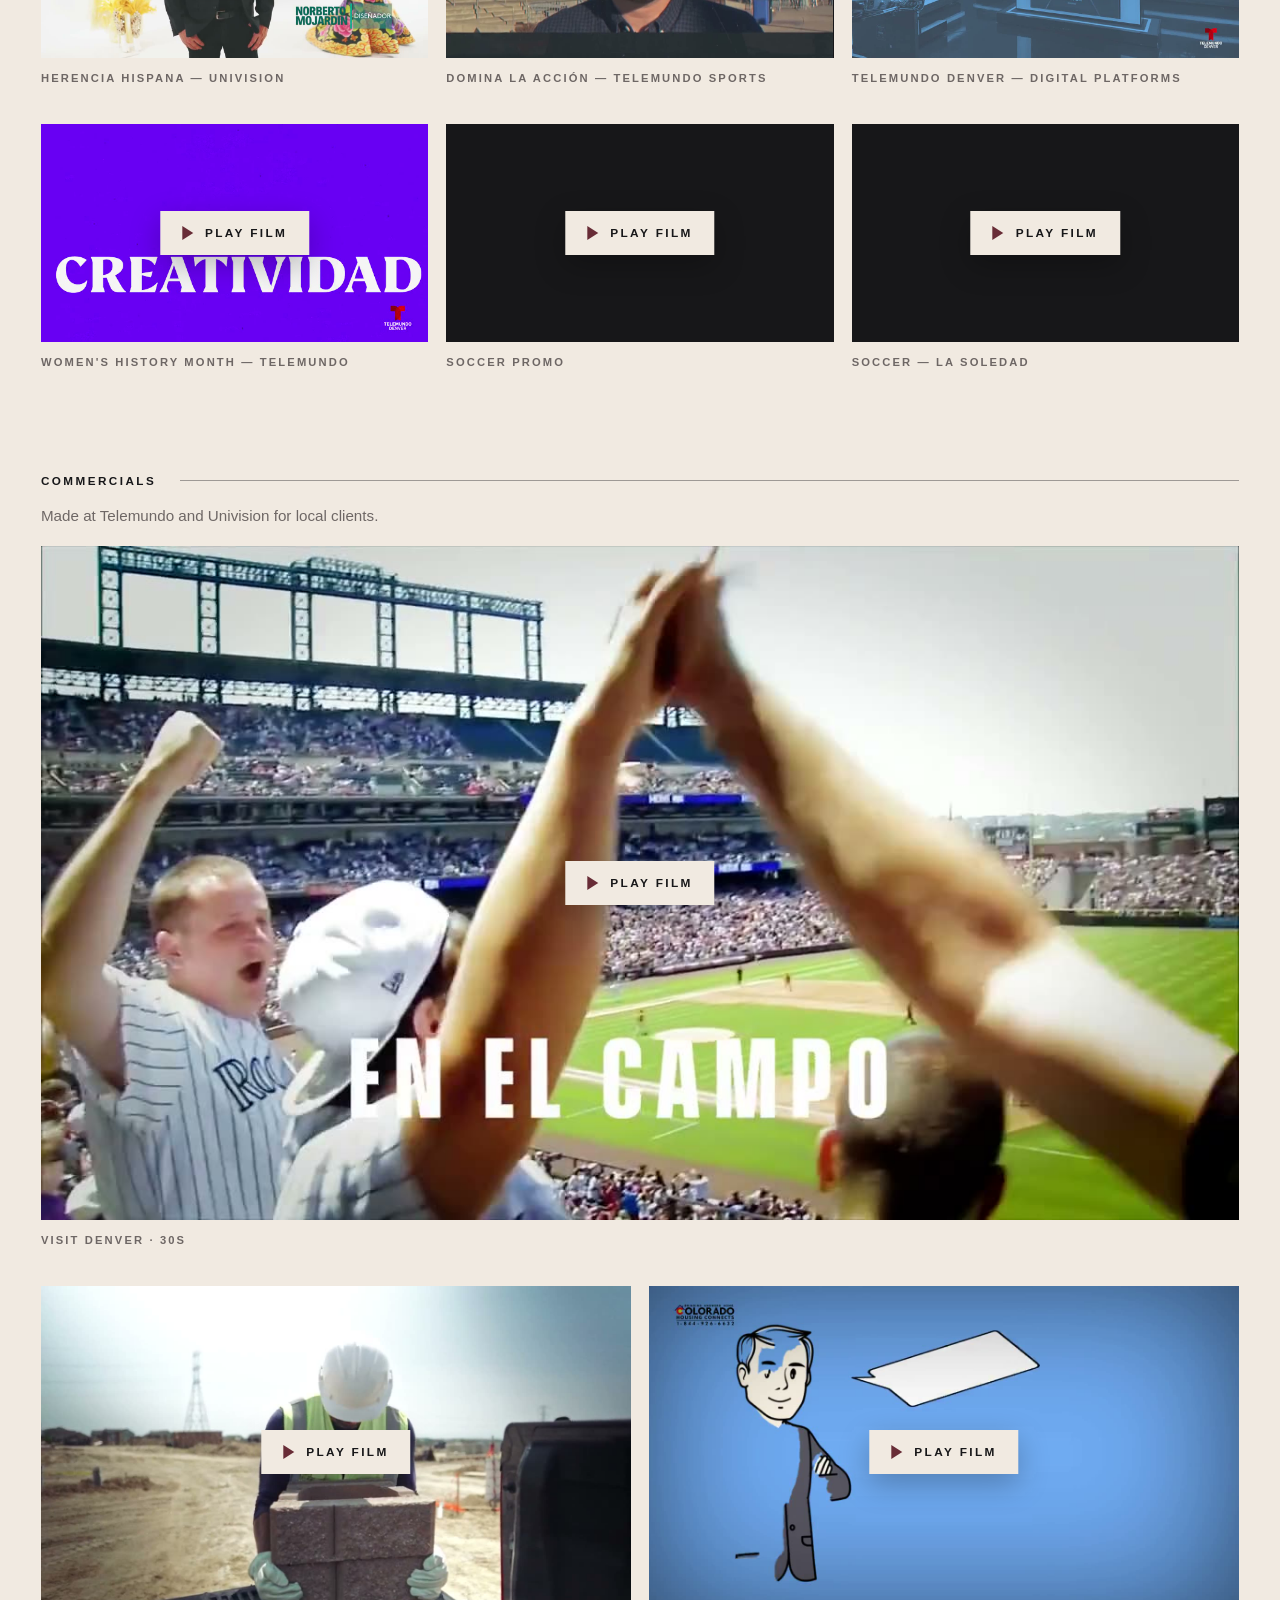
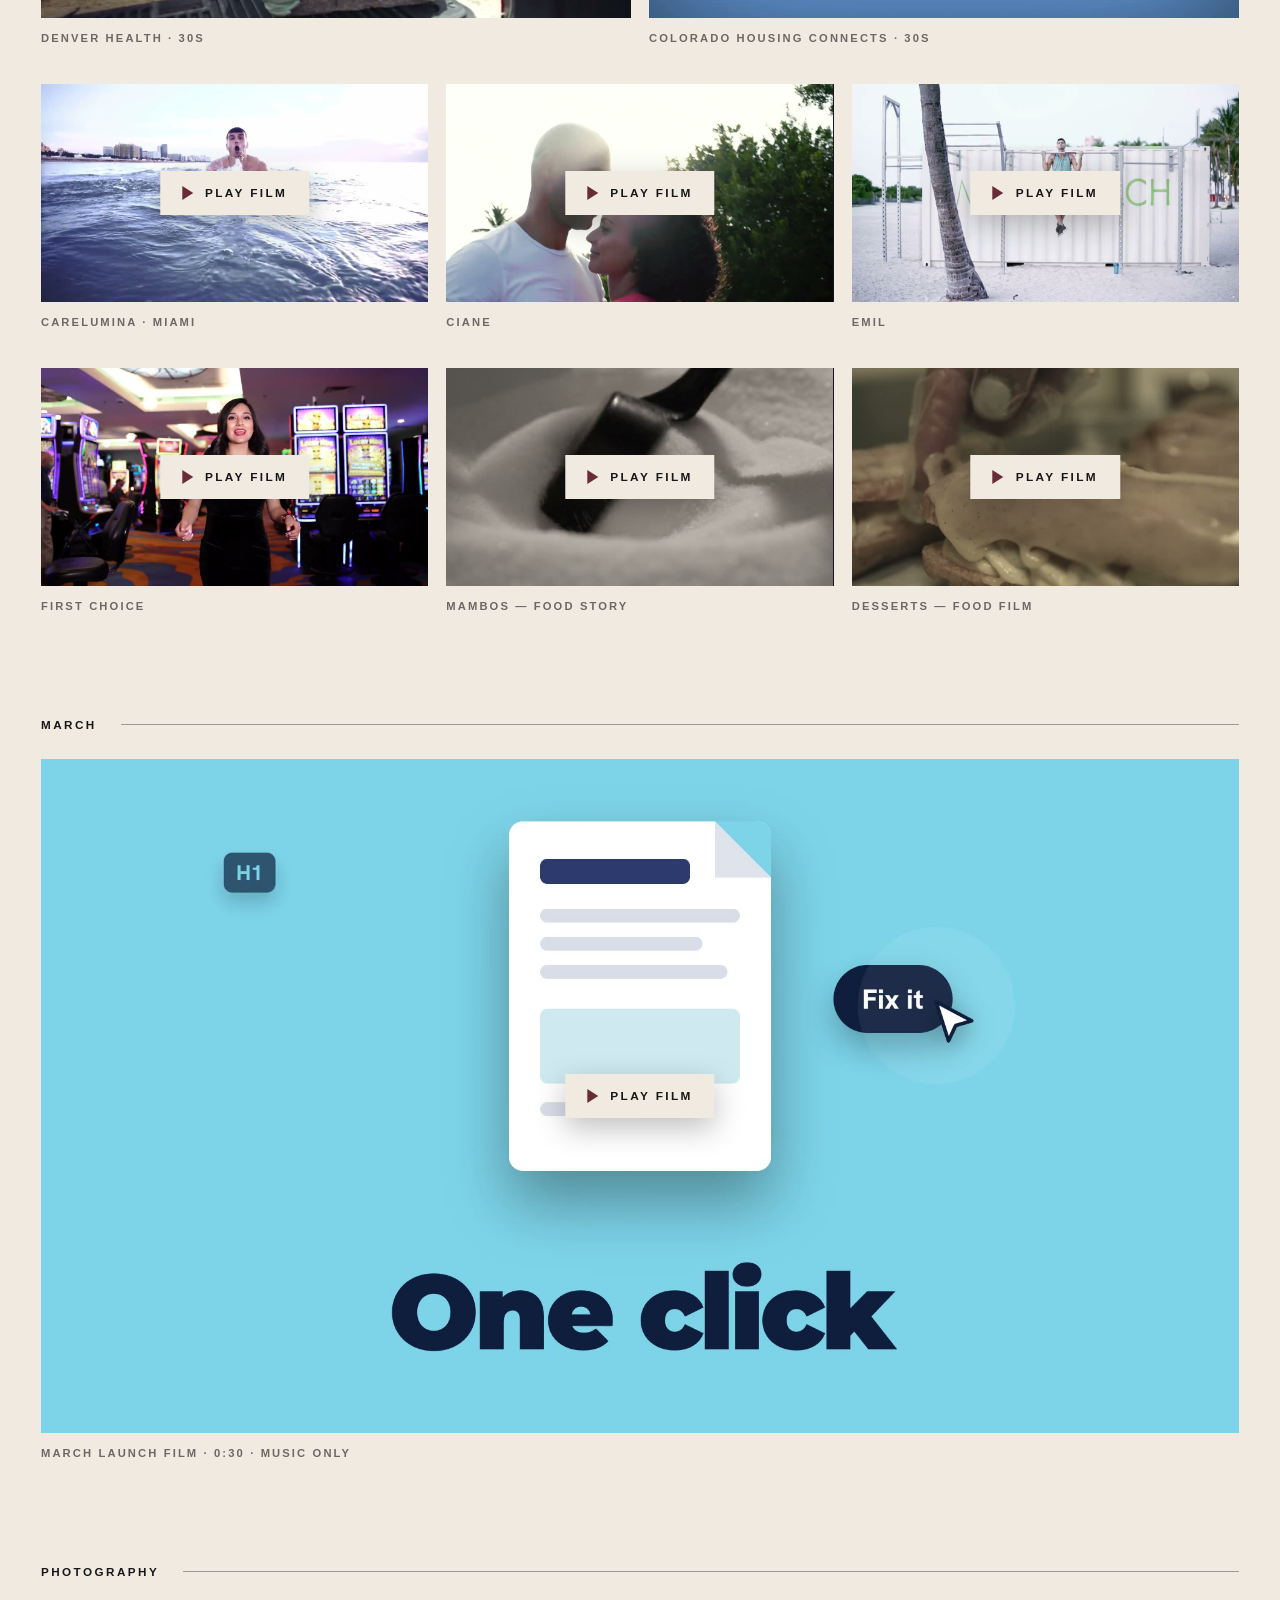
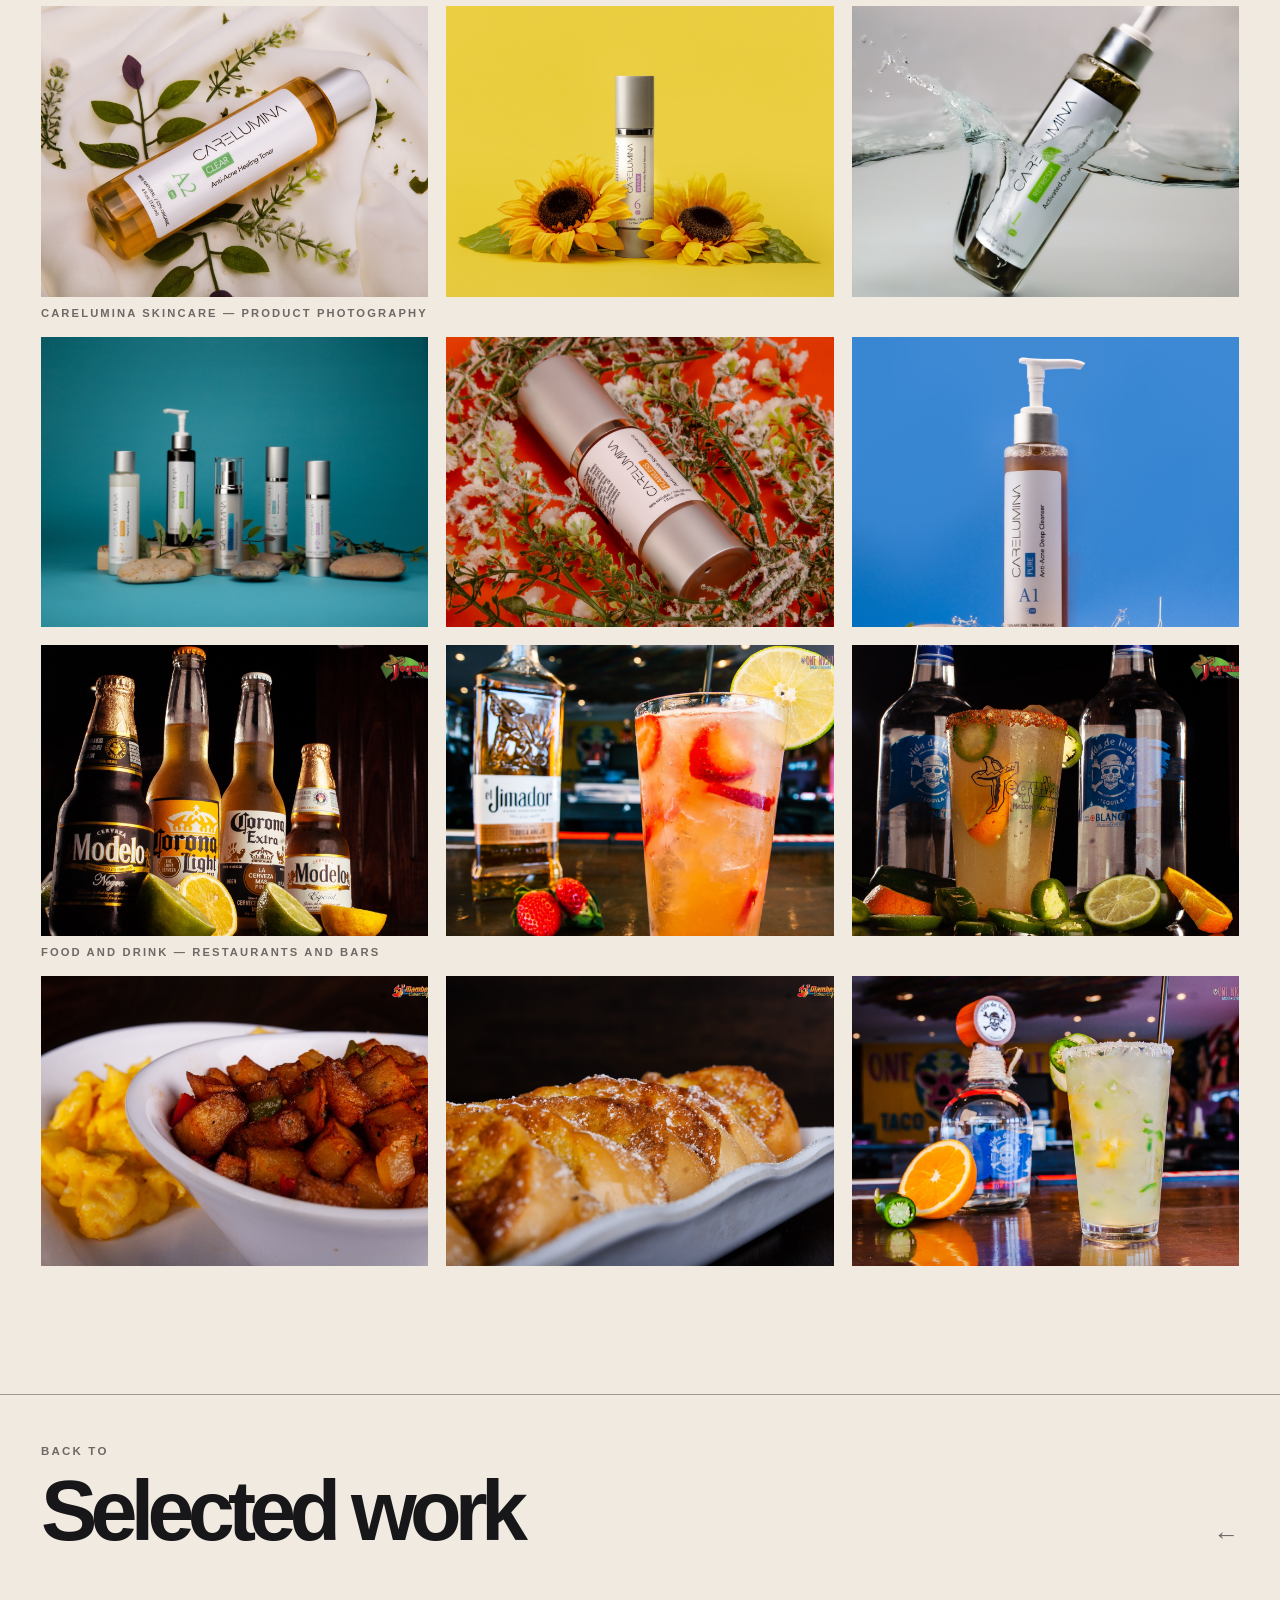
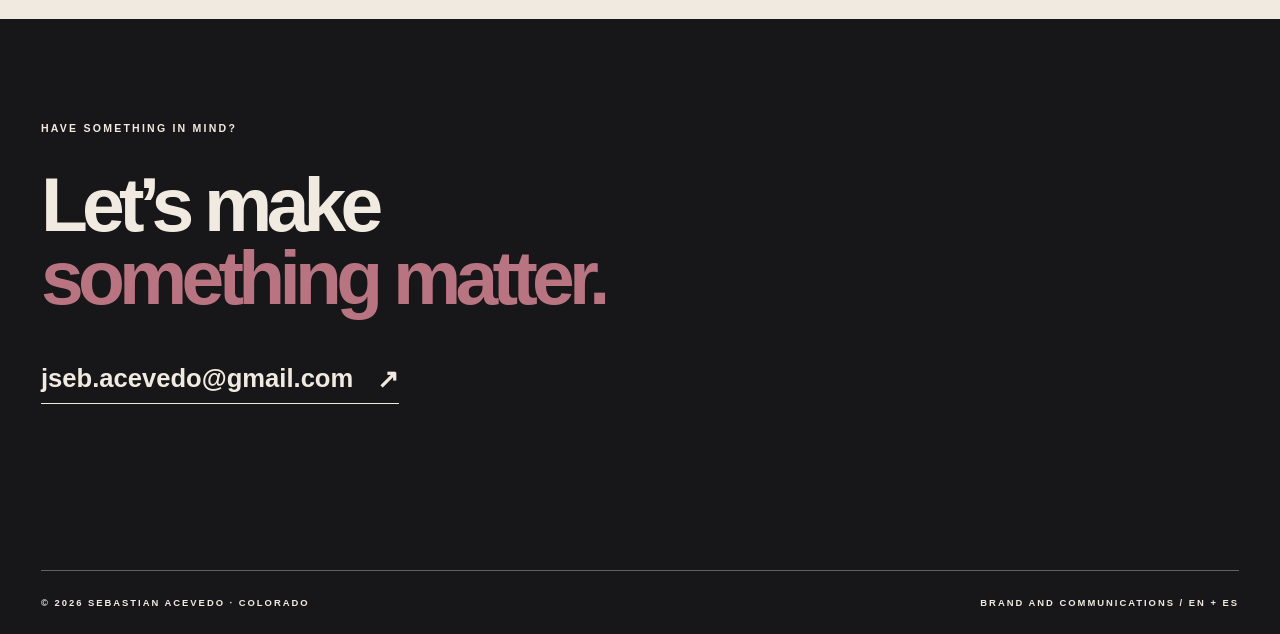
<file: video.html>
<!doctype html>
<html lang="en">
<head>
<meta charset="utf-8">
<meta name="viewport" content="width=device-width, initial-scale=1">
<title>Video and photography — Sebastian Acevedo</title>
<meta name="description" content="Video and photography by Sebastian Acevedo: City of Lafayette films, Telemundo and Univision promos and commercials, the March launch film, and product and food photography.">
<link rel="icon" href="assets/img/favicon.svg" type="image/svg+xml">
<link rel="stylesheet" href="assets/css/oxblood.css">
</head>
<body>
<a class="skip-link" href="#main" data-i18n="skip">Skip to content</a>

<header class="site-header shell">
  <a class="wordmark" href="index.html" aria-label="Sebastian Acevedo, home">Sebastian Acevedo</a>
  <nav class="site-nav" aria-label="Main navigation" data-i18n-label="navl"><a href="index.html#work" data-i18n="nwork">Work</a><a href="video.html" data-i18n="nvideo" aria-current="page">Video</a><a href="index.html#about" data-i18n="nabout">About</a><a href="index.html#contact" data-i18n="contact">Contact</a><div class="lang" role="group" aria-label="Language / Idioma"><button aria-pressed="true" data-l="en">EN</button><button aria-pressed="false" data-l="es" lang="es">ES</button></div></nav>
</header>

<main id="main">
<article class="case" aria-labelledby="title">
<header class="case-hero">
  <div class="head mono"><span data-i18n="sc">Video and photography</span><span>2018 — 2026</span></div>
  <span class="strip head-strip" aria-hidden="true" style="--s:linear-gradient(90deg,#8DC63F 0% 20%,#08579A 20% 40%,#D7372B 40% 60%,#682C36 60% 80%,#7DD4E8 80% 100%)"></span>
  <h1 class="title" id="title" data-i18n="t">Video and photography</h1>
</header>
<div class="case-work vwork">
  <p class="vintro" data-i18n="intro">Launch films, promos, commercials and social video, from the City of Lafayette to Telemundo and Univision, plus product and food photography.</p>
  <section class="vsec" aria-labelledby="s_city">
    <div class="section-heading"><h2 id="s_city" data-i18n="s_city">City of Lafayette</h2><span class="heading-rule" aria-hidden="true"></span></div>
    <div class="gallery">
      <figure class="full">
        <video controls preload="none" playsinline aria-labelledby="c1" poster="https://res.cloudinary.com/ddkmi47mi/video/upload/so_13.5,w_1200,q_80/00_Somos_Lafayette_launch_video_Eng_pvdgsi.jpg"><source src="https://res.cloudinary.com/ddkmi47mi/video/upload/q_auto/00_Somos_Lafayette_launch_video_Eng_pvdgsi.mp4" type="video/mp4"></video>
        <figcaption class="mono" id="c1"><span data-i18n="v1">Somos Lafayette — launch film · English subtitles</span><span class="sr" data-i18n="v1d">. Residents speak in their own words over festivals, a mural, the pool and a community garden; it closes on “We are Lafayette.”</span></figcaption>
      </figure>
      <figure class="third">
        <video controls preload="none" playsinline aria-labelledby="c2" poster="assets/video/eddy-introduction.jpg"><source src="assets/video/eddy-introduction.mp4" type="video/mp4"></video>
        <figcaption class="mono" id="c2"><span data-i18n="v2">Eddy — introduction · City sustainability</span><span class="sr" data-i18n="v2d">. A City staff member introduces Eddy, a fish puppet, in front of the City of Lafayette logo.</span></figcaption>
      </figure>
      <figure class="third">
        <video controls preload="none" playsinline aria-labelledby="c3" poster="assets/video/eddy-animation.jpg"><source src="assets/video/eddy-animation.mp4" type="video/mp4"></video>
        <figcaption class="mono" id="c3"><span data-i18n="v3">Eddy — animated character</span><span class="sr" data-i18n="v3d">. A short animation of Eddy, a cartoon fish, ending on the City of Lafayette Sustainability logo.</span></figcaption>
      </figure>
      <figure class="third">
        <video controls preload="none" playsinline aria-labelledby="c4" poster="https://res.cloudinary.com/ddkmi47mi/video/upload/so_5,w_1200,q_80/1_Facebook_Post_ulm6ce.jpg"><source src="https://res.cloudinary.com/ddkmi47mi/video/upload/q_auto/1_Facebook_Post_ulm6ce.mp4" type="video/mp4"></video>
        <figcaption class="mono" id="c4"><span data-i18n="v4">Water services update · social video</span><span class="sr" data-i18n="v4d">. Motion graphics explaining a cost increase in water services, with a chart from 2020 to 2023.</span></figcaption>
      </figure>
    </div>
  </section>
  <section class="vsec" aria-labelledby="s_bc">
    <div class="section-heading"><h2 id="s_bc" data-i18n="s_bc">Broadcast promos · Telemundo · Univision</h2><span class="heading-rule" aria-hidden="true"></span></div>
    <p class="vnote" data-i18n="s_bcn">Spanish audio.</p>
    <div class="gallery">
      <figure class="full">
        <video controls preload="none" playsinline aria-labelledby="c5" poster="https://res.cloudinary.com/ddkmi47mi/video/upload/so_5,w_1200,q_80/04_AVS_POP_DIRECTOR_S_CUT_ypbgh0.jpg"><source src="https://res.cloudinary.com/ddkmi47mi/video/upload/q_auto/04_AVS_POP_DIRECTOR_S_CUT_ypbgh0.mp4" type="video/mp4"></video>
        <figcaption class="mono" id="c5"><span data-i18n="v5">AVS Pop — Director's Cut</span><span class="sr" data-i18n="v5d">. Avalanche players lift the Stanley Cup and fans fill downtown Denver for the 2022 championship parade.</span></figcaption>
      </figure>
      <figure class="">
        <video controls preload="none" playsinline aria-labelledby="c6" poster="https://res.cloudinary.com/ddkmi47mi/video/upload/so_22,w_1200,q_80/05_Telemundo_Colorado_siempre_contigo_ysa6w7.jpg"><source src="https://res.cloudinary.com/ddkmi47mi/video/upload/q_auto/05_Telemundo_Colorado_siempre_contigo_ysa6w7.mp4" type="video/mp4"></video>
        <figcaption class="mono" id="c6"><span data-i18n="v6">Telemundo Colorado — Siempre Contigo</span><span class="sr" data-i18n="v6d">. The news team at work in the newsroom, in the field and on the studio set.</span></figcaption>
      </figure>
      <figure class="">
        <video controls preload="none" playsinline aria-labelledby="c7" poster="https://res.cloudinary.com/ddkmi47mi/video/upload/so_9,w_1200,q_80/06_TALENT_STEPHANIE_feoqhl.jpg"><source src="https://res.cloudinary.com/ddkmi47mi/video/upload/q_auto/06_TALENT_STEPHANIE_feoqhl.mp4" type="video/mp4"></video>
        <figcaption class="mono" id="c7"><span data-i18n="v7">Talent showcase — Stephanie</span><span class="sr" data-i18n="v7d">. A Telemundo Denver reporter speaks to camera on a lit studio set, intercut with her field reporting.</span></figcaption>
      </figure>
      <figure class="third">
        <video controls preload="none" playsinline aria-labelledby="c8" poster="assets/video/herencia-hispana-1.jpg"><source src="assets/video/herencia-hispana-1.mp4" type="video/mp4"></video>
        <figcaption class="mono" id="c8"><span data-i18n="v8">Herencia Hispana — Univision</span><span class="sr" data-i18n="v8d">. Portraits of local Hispanic community members for Hispanic Heritage Month.</span></figcaption>
      </figure>
      <figure class="third">
        <video controls preload="none" playsinline aria-labelledby="c9" poster="assets/video/domina-la-accion.jpg"><source src="assets/video/domina-la-accion.mp4" type="video/mp4"></video>
        <figcaption class="mono" id="c9"><span data-i18n="v9">Domina la acción — Telemundo sports</span><span class="sr" data-i18n="v9d">. A sports promo: fans celebrate in the stands at a baseball stadium.</span></figcaption>
      </figure>
      <figure class="third">
        <video controls preload="none" playsinline aria-labelledby="c10" poster="assets/video/telemundo-digital.jpg"><source src="assets/video/telemundo-digital.mp4" type="video/mp4"></video>
        <figcaption class="mono" id="c10"><span data-i18n="v10">Telemundo Denver — digital platforms</span><span class="sr" data-i18n="v10d">. A promo for Telemundo Denver local news on apps and streaming platforms.</span></figcaption>
      </figure>
      <figure class="third">
        <video controls preload="none" playsinline aria-labelledby="c11" poster="assets/video/womens-history.jpg"><source src="assets/video/womens-history.mp4" type="video/mp4"></video>
        <figcaption class="mono" id="c11"><span data-i18n="v11">Women's History Month — Telemundo</span><span class="sr" data-i18n="v11d">. Black-and-white portraits of women, closing on the word “Creatividad”.</span></figcaption>
      </figure>
      <figure class="third">
        <video controls preload="none" playsinline aria-labelledby="c12" poster="https://res.cloudinary.com/ddkmi47mi/video/upload/so_10,w_1200,q_80/01_SOCCER_PROMO_TRI_ctjswh.jpg"><source src="https://res.cloudinary.com/ddkmi47mi/video/upload/q_auto/01_SOCCER_PROMO_TRI_ctjswh.mp4" type="video/mp4"></video>
        <figcaption class="mono" id="c12"><span data-i18n="v12">Soccer promo</span><span class="sr" data-i18n="v12d">. A deflated soccer ball under a spotlight is pumped back up, with a vaccination message.</span></figcaption>
      </figure>
      <figure class="third">
        <video controls preload="none" playsinline aria-labelledby="c13" poster="https://res.cloudinary.com/ddkmi47mi/video/upload/so_6,w_1200,q_80/02_SOCCER__SOLEDAD__TRI_2_v1kul0.jpg"><source src="https://res.cloudinary.com/ddkmi47mi/video/upload/q_auto/02_SOCCER__SOLEDAD__TRI_2_v1kul0.mp4" type="video/mp4"></video>
        <figcaption class="mono" id="c13"><span data-i18n="v13">Soccer — La Soledad</span><span class="sr" data-i18n="v13d">. A soccer ball alone on an empty street, part of a vaccination message about missing the game together.</span></figcaption>
      </figure>
    </div>
  </section>
  <section class="vsec" aria-labelledby="s_com">
    <div class="section-heading"><h2 id="s_com" data-i18n="s_com">Commercials</h2><span class="heading-rule" aria-hidden="true"></span></div>
    <p class="vnote" data-i18n="s_comn">Made at Telemundo and Univision for local clients.</p>
    <div class="gallery">
      <figure class="full">
        <video controls preload="none" playsinline aria-labelledby="c14" poster="assets/video/visit-denver.jpg"><source src="assets/video/visit-denver.mp4" type="video/mp4"></video>
        <figcaption class="mono" id="c14"><span data-i18n="v14">Visit Denver · 30s</span><span class="sr" data-i18n="v14d">. City events, art and neighborhoods in Denver.</span></figcaption>
      </figure>
      <figure class="">
        <video controls preload="none" playsinline aria-labelledby="c15" poster="assets/video/denver-health.jpg"><source src="assets/video/denver-health.mp4" type="video/mp4"></video>
        <figcaption class="mono" id="c15"><span data-i18n="v15">Denver Health · 30s</span><span class="sr" data-i18n="v15d">. A 30-second commercial for Denver Health, with English subtitles.</span></figcaption>
      </figure>
      <figure class="">
        <video controls preload="none" playsinline aria-labelledby="c16" poster="assets/video/colorado-housing-connects.jpg"><source src="assets/video/colorado-housing-connects.mp4" type="video/mp4"></video>
        <figcaption class="mono" id="c16"><span data-i18n="v16">Colorado Housing Connects · 30s</span><span class="sr" data-i18n="v16d">. An animated commercial about housing, legal and financial assistance.</span></figcaption>
      </figure>
      <figure class="third">
        <video controls preload="none" playsinline aria-labelledby="c17" poster="assets/video/carelumina.jpg"><source src="assets/video/carelumina.mp4" type="video/mp4"></video>
        <figcaption class="mono" id="c17"><span data-i18n="v17">Carelumina · Miami</span><span class="sr" data-i18n="v17d">. A skincare commercial filmed on Miami Beach.</span></figcaption>
      </figure>
      <figure class="third">
        <video controls preload="none" playsinline aria-labelledby="c18" poster="assets/video/ciane.jpg"><source src="assets/video/ciane.mp4" type="video/mp4"></video>
        <figcaption class="mono" id="c18"><span data-i18n="v18">Ciane</span><span class="sr" data-i18n="v18d">. A commercial with close-ups of a woman and a couple by the water.</span></figcaption>
      </figure>
      <figure class="third">
        <video controls preload="none" playsinline aria-labelledby="c19" poster="assets/video/emil.jpg"><source src="assets/video/emil.mp4" type="video/mp4"></video>
        <figcaption class="mono" id="c19"><span data-i18n="v19">Emil</span><span class="sr" data-i18n="v19d">. A man works out on Miami Beach.</span></figcaption>
      </figure>
      <figure class="third">
        <video controls preload="none" playsinline aria-labelledby="c20" poster="assets/video/first-choice.jpg"><source src="assets/video/first-choice.mp4" type="video/mp4"></video>
        <figcaption class="mono" id="c20"><span data-i18n="v20">First Choice</span><span class="sr" data-i18n="v20d">. A host presents the slot machines on a casino floor.</span></figcaption>
      </figure>
      <figure class="third">
        <video controls preload="none" playsinline aria-labelledby="c21" poster="assets/video/mambos-stories.jpg"><source src="assets/video/mambos-stories.mp4" type="video/mp4"></video>
        <figcaption class="mono" id="c21"><span data-i18n="v21">Mambos — food story</span><span class="sr" data-i18n="v21d">. Close-ups of food being prepared in a restaurant kitchen.</span></figcaption>
      </figure>
      <figure class="third">
        <video controls preload="none" playsinline aria-labelledby="c22" poster="assets/video/desserts.jpg"><source src="assets/video/desserts.mp4" type="video/mp4"></video>
        <figcaption class="mono" id="c22"><span data-i18n="v22">Desserts — food film</span><span class="sr" data-i18n="v22d">. Macro shots of desserts being made.</span></figcaption>
      </figure>
    </div>
  </section>
  <section class="vsec" aria-labelledby="s_march">
    <div class="section-heading"><h2 id="s_march" data-i18n="s_march">March</h2><span class="heading-rule" aria-hidden="true"></span></div>
    <div class="gallery">
      <figure class="full">
        <video controls preload="none" playsinline aria-labelledby="c23" poster="assets/march/commercial-poster.jpg"><source src="assets/march/commercial.mp4" type="video/mp4"><track kind="captions" src="assets/march/commercial.vtt" srclang="en" label="English" default></video>
        <figcaption class="mono" id="c23"><span data-i18n="v23">March launch film · 0:30 · music only</span><span class="sr" data-i18n="v23d">. Shown as brand work; a full written description is on the March project page.</span></figcaption>
      </figure>
    </div>
  </section>
  <section class="vsec" id="photo" aria-labelledby="s_photo">
    <div class="section-heading"><h2 id="s_photo" data-i18n="s_photo">Photography</h2><span class="heading-rule" aria-hidden="true"></span></div>
    <div class="photo-grid">
      <figure><img src="assets/photos/photo-01.jpg" alt="A skincare bottle on white fabric with green sprigs" data-i18n-alt="p1" loading="lazy"><figcaption class="mono" data-i18n="pc1">Carelumina skincare — product photography</figcaption></figure>
      <figure><img src="assets/photos/photo-02.jpg" alt="A skincare bottle with sunflowers on a yellow backdrop" data-i18n-alt="p2" loading="lazy"></figure>
      <figure><img src="assets/photos/photo-03.jpg" alt="A pump bottle splashing into water on a grey backdrop" data-i18n-alt="p3" loading="lazy"></figure>
      <figure><img src="assets/photos/photo-04.jpg" alt="A line of skincare products on stones against a teal backdrop" data-i18n-alt="p4" loading="lazy"></figure>
      <figure><img src="assets/photos/photo-05.jpg" alt="A serum bottle among white flowers on an orange-red backdrop" data-i18n-alt="p5" loading="lazy"></figure>
      <figure><img src="assets/photos/photo-06.jpg" alt="A bottle on stones against a bright blue backdrop" data-i18n-alt="p6" loading="lazy"></figure>
      <figure><img src="assets/photos/photo-07.jpg" alt="Bottles of Mexican beer with limes on a dark bar" data-i18n-alt="p7" loading="lazy"><figcaption class="mono" data-i18n="pc7">Food and drink — restaurants and bars</figcaption></figure>
      <figure><img src="assets/photos/photo-08.jpg" alt="A tequila bottle with a strawberry cocktail" data-i18n-alt="p8" loading="lazy"></figure>
      <figure><img src="assets/photos/photo-09.jpg" alt="A cocktail with a salted rim beside tequila bottles" data-i18n-alt="p9" loading="lazy"></figure>
      <figure><img src="assets/photos/photo-10.jpg" alt="Breakfast potatoes and eggs in white bowls" data-i18n-alt="p10" loading="lazy"></figure>
      <figure><img src="assets/photos/photo-11.jpg" alt="A glazed pastry on a white plate" data-i18n-alt="p11" loading="lazy"></figure>
      <figure><img src="assets/photos/photo-12.jpg" alt="A margarita and a skull-shaped tequila bottle at a taco bar" data-i18n-alt="p12" loading="lazy"></figure>
    </div>
  </section>
</div>
</article>
<a class="next" href="index.html#work"><div><span class="mono" data-i18n="next">Back to</span><span class="title" data-i18n="nt">Selected work</span></div><span class="mono">←</span></a>
</main>
<footer class="contact" id="contact">
  <div class="shell contact-inner">
    <p class="eyebrow" data-i18n="ck">Have something in mind?</p>
    <h2 data-i18n="ch">Let’s make<br><em>something matter.</em></h2>
    <a class="contact-link" href="mailto:jseb.acevedo@gmail.com">jseb.acevedo@gmail.com <span aria-hidden="true">↗</span></a>
    <div class="footer-line"><span>© 2026 Sebastian Acevedo · Colorado</span><span data-i18n="fl">Brand and communications / EN + ES</span></div>
  </div>
</footer>
<script>
  window.ES = {
    ck: '¿Tienes algo en mente?', ch: 'Hagamos algo<br><em>que importe.</em>', fl: 'Marca y comunicaciones / EN + ES', h_work: 'El trabajo',
    'v1': 'Somos Lafayette — video de lanzamiento · subtítulos en inglés',
    'v1d': '. Residentes hablan con sus propias palabras sobre festivales, un mural, la piscina y una huerta comunitaria; cierra con “Somos Lafayette.”',
    'v2': 'Eddy — presentación · sostenibilidad de la Ciudad',
    'v2d': '. Una funcionaria de la Ciudad presenta a Eddy, un títere de pez, frente al logo de la Ciudad de Lafayette.',
    'v3': 'Eddy — personaje animado',
    'v3d': '. Una animación corta de Eddy, un pez animado, que termina en el logo de Sostenibilidad de la Ciudad de Lafayette.',
    'v4': 'Actualización de servicios de agua · video para redes',
    'v4d': '. Gráficos animados que explican un aumento de costos en los servicios de agua, con una gráfica de 2020 a 2023.',
    's_city': 'Ciudad de Lafayette',
    'v5': 'AVS Pop — Corte del director',
    'v5d': '. Jugadores del Avalanche levantan la Stanley Cup y los aficionados llenan el centro de Denver en el desfile de campeones de 2022.',
    'v6': 'Telemundo Colorado — Siempre Contigo',
    'v6d': '. El equipo de noticias trabajando en la redacción, en la calle y en el set.',
    'v7': 'Presentación de talento — Stephanie',
    'v7d': '. Una reportera de Telemundo Denver habla a cámara en un set iluminado, intercalado con su trabajo en la calle.',
    'v8': 'Herencia Hispana — Univision',
    'v8d': '. Retratos de miembros de la comunidad hispana local para el Mes de la Herencia Hispana.',
    'v9': 'Domina la acción — deportes Telemundo',
    'v9d': '. Promo deportiva: aficionados celebran en las gradas de un estadio de béisbol.',
    'v10': 'Telemundo Denver — plataformas digitales',
    'v10d': '. Promo de las noticias locales de Telemundo Denver en apps y plataformas de streaming.',
    'v11': 'Mes de la Historia de la Mujer — Telemundo',
    'v11d': '. Retratos en blanco y negro de mujeres, que cierran con la palabra “Creatividad”.',
    'v12': 'Promo de fútbol',
    'v12d': '. Un balón desinflado bajo un reflector vuelve a inflarse, con un mensaje de vacunación.',
    'v13': 'Fútbol — La Soledad',
    'v13d': '. Un balón solo en una calle vacía, parte de un mensaje de vacunación sobre extrañar el fútbol en compañía.',
    's_bc': 'Promos de televisión · Telemundo · Univision',
    's_bcn': 'Audio en español.',
    'v14': 'Visit Denver · 30 s',
    'v14d': '. Eventos, arte y barrios de Denver.',
    'v15': 'Denver Health · 30 s',
    'v15d': '. Un comercial de 30 segundos para Denver Health, con subtítulos en inglés.',
    'v16': 'Colorado Housing Connects · 30 s',
    'v16d': '. Un comercial animado sobre asistencia de vivienda, legal y financiera.',
    'v17': 'Carelumina · Miami',
    'v17d': '. Un comercial de cuidado de la piel filmado en Miami Beach.',
    'v18': 'Ciane',
    'v18d': '. Un comercial con primeros planos de una mujer y una pareja junto al agua.',
    'v19': 'Emil',
    'v19d': '. Un hombre hace ejercicio en Miami Beach.',
    'v20': 'First Choice',
    'v20d': '. Una presentadora muestra las máquinas tragamonedas de un casino.',
    'v21': 'Mambos — historia de comida',
    'v21d': '. Primeros planos de comida preparándose en la cocina de un restaurante.',
    'v22': 'Postres — video de comida',
    'v22d': '. Tomas macro de postres preparándose.',
    's_com': 'Comerciales',
    's_comn': 'Hechos en Telemundo y Univision para clientes locales.',
    'v23': 'Video de lanzamiento de March · 0:30 · solo música',
    'v23d': '. Se muestra como trabajo de marca; la descripción completa está en la página del proyecto March.',
    's_march': 'March',
    'alt:p1': 'Un frasco de cuidado de la piel sobre tela blanca con ramitas verdes',
    'pc1': 'Carelumina — fotografía de producto',
    'alt:p2': 'Un frasco de cuidado de la piel con girasoles sobre fondo amarillo',
    'alt:p3': 'Un frasco con dosificador cayendo al agua sobre fondo gris',
    'alt:p4': 'Una línea de productos de cuidado de la piel sobre piedras con fondo verde azulado',
    'alt:p5': 'Un frasco de sérum entre flores blancas sobre fondo rojo anaranjado',
    'alt:p6': 'Un frasco sobre piedras con fondo azul intenso',
    'alt:p7': 'Botellas de cerveza mexicana con limones en una barra oscura',
    'pc7': 'Comida y bebida — restaurantes y bares',
    'alt:p8': 'Una botella de tequila con un cóctel de fresa',
    'alt:p9': 'Un cóctel con borde de sal junto a botellas de tequila',
    'alt:p10': 'Papas y huevos de desayuno en platos blancos',
    'alt:p11': 'Un pan dulce glaseado en un plato blanco',
    'alt:p12': 'Una margarita y una botella de tequila en forma de calavera en una taquería',
    's_photo': 'Fotografía',
    '_title': 'Video y fotografía — Sebastian Acevedo',
    'sc': 'Video y fotografía',
    't': 'Video y fotografía',
    'intro': 'Videos de lanzamiento, promos, comerciales y piezas para redes, de la Ciudad de Lafayette a Telemundo y Univision, más fotografía de producto y comida.',
    'nwork': 'Trabajo',
    'nabout': 'Sobre mí',
    'nvideo': 'Video',
    'contact': 'Contacto',
    'skip': 'Ir al contenido',
    'label:navl': 'Navegación principal',
    'next': 'Volver a',
    'nt': 'Trabajo seleccionado'
  };
</script>
<script src="assets/js/film.js"></script>
<script src="assets/js/oxblood.js"></script>
</body>
</html>
</file>
<file: assets/css/oxblood.css>
:root {
  --paper: #f1eae1;
  --ink: #171719;
  --oxblood: #682c36;
  --muted: #6e6765;
  --line: rgba(23, 23, 25, 0.38);
  --page-gutter: clamp(20px, 3.2vw, 56px);
}

*, *::before, *::after { box-sizing: border-box; }
html { scroll-behavior: smooth; }
body {
  margin: 0;
  background: var(--paper);
  color: var(--ink);
  font-family: "Helvetica Neue", Helvetica, Arial, sans-serif;
  -webkit-font-smoothing: antialiased;
}
img { max-width: 100%; display: block; }
figure, h1, h2, p { margin: 0; }
a { color: inherit; }
::selection { background: var(--oxblood); color: var(--paper); }
:focus-visible { outline: 2px solid var(--oxblood); outline-offset: 5px; }
.shell { padding-inline: var(--page-gutter); }
.skip-link {
  position: fixed; top: -4rem; left: 1rem; z-index: 10;
  padding: .7rem 1rem; background: var(--ink); color: white;
}
.skip-link:focus { top: 1rem; }

.site-header {
  position: relative; z-index: 2;
  display: flex; justify-content: space-between; align-items: center;
  min-height: 86px; gap: 2rem;
  text-transform: uppercase; font-size: .83rem; font-weight: 800;
  letter-spacing: .13em;
}
.site-header a { text-decoration: none; }
.wordmark { white-space: nowrap; }
.site-nav { display: flex; align-items: center; gap: clamp(1.25rem, 3vw, 3.3rem); }
.site-nav a, .contact-link { transition: color .25s ease; }
.site-nav a:hover { color: var(--oxblood); }

.hero {
  position: relative; isolation: isolate; overflow: hidden;
  min-height: clamp(540px, 42vw, 700px);
  background: var(--paper);
}
.hero-art {
  position: absolute; inset: 0; z-index: -2;
  width: 100%; height: 100%; object-fit: cover; object-position: center 56%;
}
.hero::after {
  content: ""; position: absolute; z-index: -1; inset: 0; pointer-events: none;
  background: linear-gradient(90deg, rgba(241,234,225,.62), rgba(241,234,225,.15) 45%, transparent 70%);
}
.hero-inner { min-height: inherit; display: flex; align-items: center; }
.hero-copy { width: 100%; padding-block: 24px 40px; }
.hero h1 {
  font-size: clamp(4rem, 8.15vw, 8.6rem);
  line-height: .82; letter-spacing: -.09em; font-weight: 800;
  max-width: 11ch;
}
.hero h1 span { display: block; white-space: nowrap; }
.hero h1 em, .about h2 em, .contact h2 em { color: var(--oxblood); font-style: normal; }
.hero-disciplines, .hero-location, .eyebrow, .section-heading, .work-item figcaption, .footer-line {
  text-transform: uppercase; font-size: .73rem; font-weight: 800; letter-spacing: .21em;
}
.hero-disciplines { margin-top: clamp(28px, 3vw, 45px); max-width: 720px; line-height: 1.8; }
.hero-disciplines span { padding-inline: .2em; }
.hero-rule { width: 42px; height: 3px; background: var(--oxblood); margin-top: 22px; }
.hero-location { margin-top: 15px; font-size: .65rem; }

.selected-work { padding-top: 10px; padding-bottom: clamp(70px, 9vw, 140px); }
.section-heading { display: flex; align-items: center; gap: 24px; margin-bottom: 28px; }
.section-heading h2 { font: inherit; white-space: nowrap; }
.heading-rule { height: 1px; width: 100%; background: var(--line); }
.section-count { color: var(--muted); white-space: nowrap; font-size: .62rem; }
.work-grid { display: grid; grid-template-columns: repeat(3, minmax(0, 1fr)); gap: 18px; }
.work-item { min-width: 0; }
.work-image { aspect-ratio: 1.6; overflow: hidden; background: #dacfc6; }
.work-image img { width: 100%; height: 100%; object-fit: cover; transition: transform .7s cubic-bezier(.2,.8,.2,1); }
.work-item:hover img { transform: scale(1.035); }
.work-item figcaption { display: flex; justify-content: space-between; padding-top: 13px; gap: 10px; font-size: .66rem; }
.work-note { margin-top: 22px; color: var(--muted); font-size: .75rem; }

.about {
  border-top: 1px solid var(--line);
  padding-top: clamp(60px, 7vw, 100px);
  padding-bottom: clamp(80px, 10vw, 150px);
}
.eyebrow { font-size: .66rem; }
.about-grid { display: grid; grid-template-columns: 1.2fr .8fr; gap: 5vw; align-items: end; margin-top: 35px; }
.about h2, .contact h2 {
  font-size: clamp(3rem, 6vw, 7.4rem); line-height: .95;
  letter-spacing: -.075em; font-weight: 800;
}
.about-copy { max-width: 520px; padding-bottom: 8px; font-size: clamp(1.08rem, 1.5vw, 1.5rem); line-height: 1.4; letter-spacing: -.025em; }
.about-copy p + p { margin-top: 1em; }

.contact { background: var(--ink); color: var(--paper); }
.contact-inner { padding-top: clamp(70px, 8vw, 125px); }
.contact h2 { margin-top: 34px; max-width: 1100px; }
.contact h2 em { color: #b87581; }
.contact-link {
  display: inline-flex; align-items: center; gap: 24px; margin-top: 50px;
  padding-bottom: 9px; border-bottom: 1px solid currentColor;
  text-decoration: none; font-weight: 700; font-size: clamp(1.1rem, 2vw, 1.7rem);
}
.contact-link:hover { color: #d4a0a8; }
.footer-line {
  display: flex; justify-content: space-between; gap: 20px;
  margin-top: clamp(100px, 13vw, 210px); padding-block: 26px;
  border-top: 1px solid rgba(241,234,225,.35); font-size: .59rem;
}

@media (max-width: 900px) {
  .hero { min-height: 560px; }
  .hero h1 { font-size: clamp(4rem, 8.4vw, 6.2rem); }
  .hero-art { object-position: 61% center; }
  .hero::after { background: linear-gradient(90deg, rgba(241,234,225,.82), rgba(241,234,225,.3) 65%, transparent); }
  .about-grid { grid-template-columns: 1fr; gap: 36px; }
  .about-copy { max-width: 630px; }
}

@media (max-width: 620px) {
  .site-header { min-height: 0; padding-top: 23px; padding-bottom: 18px; align-items: flex-start; flex-wrap: wrap; gap: 22px; font-size: .7rem; }
  .site-nav { width: 100%; gap: 26px; font-size: .65rem; }
  .hero { min-height: 720px; }
  .hero-inner { align-items: flex-start; }
  .hero-copy { padding-top: 52px; }
  .hero-art { object-position: 67% bottom; }
  .hero::after { background: linear-gradient(180deg, var(--paper) 0%, rgba(241,234,225,.96) 29%, rgba(241,234,225,.35) 62%, transparent 90%); }
  .hero h1 { font-size: clamp(3.1rem, 11.4vw, 5rem); letter-spacing: -.085em; }
  .hero-disciplines { margin-top: 28px; max-width: 32ch; font-size: .62rem; line-height: 1.7; }
  .hero-rule { margin-top: 20px; }
  .selected-work { padding-top: 22px; }
  .section-heading { gap: 12px; margin-bottom: 22px; }
  .section-count { display: none; }
  .work-grid { grid-template-columns: 1fr; gap: 32px; }
  .work-image { aspect-ratio: 1.5; }
  .about h2, .contact h2 { font-size: clamp(2.8rem, 11vw, 5rem); }
  .footer-line { flex-direction: column; gap: 9px; }
}

@media (prefers-reduced-motion: reduce) {
  html { scroll-behavior: auto; }
  *, *::before, *::after { transition-duration: .01ms !important; animation-duration: .01ms !important; }
}
/* Five real projects: 3 across, then 2 wider. Same type and rules as the Oxblood system. */
.work-grid.five { grid-template-columns: repeat(6, minmax(0, 1fr)); row-gap: 48px; }
.work-grid.five .work-item { grid-column: span 2; }
.work-grid.five .work-item.wide { grid-column: span 3; }
.work-grid.five .work-item.wide .work-image { aspect-ratio: 1.9; }
a.work-item { display: block; text-decoration: none; color: inherit; }
.work-meta {
  display: flex; justify-content: space-between; gap: 10px; padding-top: 13px;
  text-transform: uppercase; font-size: .66rem; font-weight: 800; letter-spacing: .21em;
}
.work-item h3 {
  margin: 14px 0 0; font-size: clamp(1.35rem, 2vw, 2rem); font-weight: 800;
  letter-spacing: -.05em; line-height: 1;
}
.work-item p { margin-top: 8px; color: var(--muted); font-size: .85rem; }
.work-item h3 { transition: color .25s ease; }
.work-item:hover h3, .work-item:focus-visible h3 { color: var(--oxblood); }
.work-item:focus-visible img { transform: scale(1.035); }
@media (max-width: 900px) {
  .work-grid.five { grid-template-columns: repeat(2, minmax(0, 1fr)); }
  .work-grid.five .work-item, .work-grid.five .work-item.wide { grid-column: span 1; }
  .work-grid.five .work-item.wide .work-image { aspect-ratio: 1.6; }
}
@media (max-width: 620px) {
  .work-grid.five { grid-template-columns: 1fr; row-gap: 40px; }
}

/* ───────── Shared additions: language switch, duotone images, project pages ───────── */
:root { --amber: var(--oxblood); --dim: var(--muted); --line-2: var(--line); --stone: #e4d9cd; }
.skip { position: fixed; top: -4rem; left: 1rem; z-index: 10; padding: .7rem 1rem; background: var(--ink); color: #fff; }
.skip:focus { top: 1rem; }
.sr { position: absolute; width: 1px; height: 1px; overflow: hidden; clip: rect(0 0 0 0); white-space: nowrap; }
.site-nav a[aria-current="page"] { color: var(--oxblood); }
.lang { display: flex; gap: 2px; margin-left: clamp(.5rem, 1.5vw, 1.2rem); }
.lang button { font: inherit; letter-spacing: inherit; text-transform: uppercase; cursor: pointer; background: none; color: var(--ink); border: 1px solid var(--line); padding: 5px 8px; }
.lang button[aria-pressed="true"] { background: var(--ink); color: var(--paper); border-color: var(--ink); }

/* Duotone: oxblood shadows, limestone highlights. Full colour on hover / focus / tap. */
.duo { position: relative; background: var(--paper); isolation: isolate; }
.duo img { filter: grayscale(1) contrast(1.08) brightness(1.04); mix-blend-mode: multiply; transition: filter .6s ease, transform .7s cubic-bezier(.2,.8,.2,1); }
.duo::after { content: ""; position: absolute; inset: 0; background: var(--oxblood); mix-blend-mode: lighten; pointer-events: none; transition: opacity .6s ease; }
a:hover .duo img, a:focus-visible .duo img, .duo:hover img, .duo.on img { filter: none; mix-blend-mode: normal; }
a:hover .duo::after, a:focus-visible .duo::after, .duo:hover::after, .duo.on::after { opacity: 0; }

/* More work */
.more-work { padding-bottom: clamp(70px, 9vw, 130px); }
.more-grid { display: grid; grid-template-columns: repeat(4, minmax(0, 1fr)); gap: 18px; }
.more-grid .work-image { aspect-ratio: 1.15; }
.more-grid p { margin-top: 12px; font-size: .88rem; line-height: 1.45; color: var(--muted); }
.more-grid p b { color: var(--ink); }
.text-link { text-decoration: none; border-bottom: 1px solid var(--oxblood); padding-bottom: 2px; color: var(--ink); white-space: nowrap; }
.text-link:hover { color: var(--oxblood); }
.facts { margin-top: clamp(50px, 6vw, 80px); display: grid; grid-template-columns: repeat(4, minmax(0, 1fr)); gap: 24px; border-top: 1px solid var(--line); padding-top: 22px; }
.facts dt { text-transform: uppercase; font-size: .62rem; font-weight: 800; letter-spacing: .21em; color: var(--muted); }
.facts dd { margin: 10px 0 0; font-size: .98rem; line-height: 1.45; }

/* ── Project (case) pages: the existing markup, restyled ── */
.mono { text-transform: uppercase; font-size: .66rem; font-weight: 800; letter-spacing: .19em; }
.title { font-weight: 800; letter-spacing: -.065em; line-height: .9; }
.scene.page { padding: clamp(24px, 3vw, 44px) var(--page-gutter) 0; }
.scene .head { display: flex; justify-content: space-between; gap: 16px; padding-bottom: 14px; border-bottom: 1px solid var(--line); }
.scene .head span:first-child { color: var(--oxblood); }
.scene h1.title { font-size: clamp(3.2rem, 8.2vw, 8.6rem); line-height: .84; letter-spacing: -.085em; margin: clamp(30px, 4vw, 56px) 0 clamp(30px, 4vw, 52px); max-width: 13ch; }
.frame { display: block; position: relative; aspect-ratio: 2.39/1; overflow: hidden; background: var(--stone); }
.frame img, .frame video { display: block; width: 100%; height: 100%; object-fit: cover; }
.frame.contain img { object-fit: contain; }
.frame .burn { position: absolute; left: 16px; bottom: 14px; color: var(--paper); background: rgba(23,23,25,.78); padding: 5px 9px; font-size: .6rem; }
.frame .burn.below { top: calc(100% + 12px); bottom: auto; left: 0; background: none; padding: 0; color: var(--muted); }
.frame:has(.burn.below) { overflow: visible; margin-bottom: 34px; }
.frame.duo video { filter: none; mix-blend-mode: normal; }
.frame.duo:has(video)::after { display: none; }
.cols { display: grid; grid-template-columns: 1.2fr .8fr; gap: clamp(36px, 6vw, 110px); margin-top: clamp(48px, 6vw, 90px); }
.prose h2, .prose h3 { margin: 46px 0 14px; text-transform: uppercase; font-size: .68rem; font-weight: 800; letter-spacing: .21em; color: var(--oxblood); }
.prose > h2:first-child, .prose > h3:first-child { margin-top: 0; }
.prose p, .prose li { font-size: clamp(1.05rem, 1.35vw, 1.3rem); line-height: 1.5; letter-spacing: -.018em; }
.prose p + p { margin-top: 1em; }
.prose ul { list-style: none; padding: 0; margin: 0; }
.prose li { padding: 16px 0; border-top: 1px solid var(--line); }
.prose li:last-child { border-bottom: 1px solid var(--line); }
.prose b { font-weight: 800; }
.prose a, .more-link { color: var(--ink); text-decoration: none; border-bottom: 1px solid var(--oxblood); }
.more-link { display: inline-block; margin-top: 26px; padding-bottom: 3px; font-weight: 700; }
.prose a:hover, .more-link:hover { color: var(--oxblood); }
.slate { align-self: start; position: sticky; top: 28px; border-top: 3px solid var(--oxblood); }
.slate .stripes { display: none; }
.slate dl { display: grid; grid-template-columns: 1fr 1fr; column-gap: 24px; margin: 0; }
.slate dl div { padding: 16px 0; border-bottom: 1px solid var(--line); }
.slate dt { color: var(--muted); }
.slate dd { margin: 8px 0 0; font-size: .98rem; line-height: 1.4; text-transform: none; letter-spacing: -.01em; font-weight: 500; }
.slate .wide { grid-column: 1 / -1; }
.slate .wide dd { color: var(--oxblood); font-weight: 800; font-size: 1.15rem; }
.gallery { display: grid; grid-template-columns: repeat(6, minmax(0, 1fr)); gap: 36px 18px; margin-top: clamp(70px, 8vw, 120px); }
.gallery figure { grid-column: span 3; margin: 0; min-width: 0; }
.gallery figure.full { grid-column: 1 / -1; }
.gallery figure.third { grid-column: span 2; }
.gallery img, .gallery video { display: block; width: 100%; aspect-ratio: 4/3; object-fit: cover; background: var(--stone); }
.gallery figure.full img, .gallery figure.full video { aspect-ratio: 16/9; }
.gallery figure.tall img { aspect-ratio: 3/4; }
.gallery figure.contain img { object-fit: contain; background: var(--stone); }
.gallery figcaption { margin-top: 12px; color: var(--muted); line-height: 1.6; }
.next { display: flex; justify-content: space-between; align-items: end; gap: 24px; margin-top: clamp(80px, 10vw, 150px); border-top: 1px solid var(--line); padding: 50px var(--page-gutter) 70px; text-decoration: none; color: var(--ink); }
.next .title { display: block; font-size: clamp(2.6rem, 6.6vw, 7rem); letter-spacing: -.08em; transition: color .25s ease; }
.next .mono { display: block; color: var(--muted); margin-bottom: 16px; }
.next > .mono { white-space: nowrap; margin: 0; }
.next:hover .title { color: var(--oxblood); }
.mini-credits { display: flex; justify-content: space-between; gap: 20px; background: var(--ink); color: var(--paper); padding: 28px var(--page-gutter); }
.mini-credits a { text-decoration: none; border-bottom: 1px solid currentColor; }

@media (max-width: 900px) {
  .cols { grid-template-columns: 1fr; }
  .slate { position: static; }
  .more-grid, .facts { grid-template-columns: repeat(2, minmax(0, 1fr)); }
  .gallery { grid-template-columns: 1fr 1fr; }
  .gallery figure { grid-column: span 1; }
  .gallery figure.full, .gallery figure.third { grid-column: 1 / -1; }
}
@media (max-width: 620px) {
  .lang { margin-left: auto; }
  .frame { aspect-ratio: 16/10; }
  .frame .burn { font-size: .55rem; }
  .next { flex-direction: column; align-items: start; }
  .mini-credits { flex-direction: column; }
  .more-grid { grid-template-columns: 1fr 1fr; }
  .facts { grid-template-columns: 1fr; }
  .slate dl { grid-template-columns: 1fr; }
}
@media (hover: none) { .duo.on img { filter: none; } }

/* ── Colour details (v2): warm, partly-coloured images + each project's own palette as a strip ── */
.duo img { filter: saturate(.5) sepia(.16) contrast(1.03); mix-blend-mode: normal; }
.duo::after { mix-blend-mode: multiply; opacity: .2; }
.strip { display: block; height: 4px; margin-top: 10px; background: var(--s); transform: scaleX(.22); transform-origin: left; transition: transform .6s cubic-bezier(.2,.8,.2,1); }
a:hover .strip, a:focus-visible .strip, .duo.on + .strip { transform: scaleX(1); }
.head-strip { transform: none; margin: 0; height: 5px; }
.scene .head { border-bottom: 0; }
.spectrum { display: block; height: 6px; margin-top: clamp(70px, 9vw, 140px); background: var(--s); }
.spectrum + .footer-line { margin-top: 0; border-top: 0; }
@media (prefers-reduced-motion: reduce) { .strip { transform: scaleX(1); } }

/* Review fixes */
.contact :focus-visible, .mini-credits :focus-visible { outline-color: var(--paper); }
.site-nav a[aria-current] { color: var(--oxblood); }
@media (max-width: 620px) { .section-heading .text-link.section-count { display: inline; } }

/* Video library */
.vintro { max-width: 40ch; font-size: clamp(1.1rem, 1.6vw, 1.5rem); line-height: 1.4; letter-spacing: -.02em; }
.vsec { margin-top: clamp(60px, 8vw, 110px); }
.vsec .gallery { margin-top: 0; }
.vsec .gallery video { aspect-ratio: 16/9; background: var(--ink); object-fit: contain; }
.vnote { margin: -8px 0 22px; color: var(--muted); font-size: .95rem; }
.photo-grid { display: grid; grid-template-columns: repeat(3, minmax(0, 1fr)); gap: 18px; }
.photo-grid figure { margin: 0; }
.photo-grid img { width: 100%; aspect-ratio: 4/3; object-fit: cover; background: var(--stone); display: block; }
.photo-grid figcaption { margin-top: 10px; color: var(--muted); }
@media (max-width: 620px) { .photo-grid { grid-template-columns: 1fr 1fr; gap: 10px; } }
/* Visual review fixes */
.mono { font-size: .72rem; }
.work-meta, .gallery figcaption, .photo-grid figcaption { font-size: .7rem; }
a.work-item:focus-visible .duo img { filter: none; }
a.work-item:focus-visible .duo::after { opacity: 0; }
.vsec .section-heading h2 { white-space: normal; }

/* ───────── Project pages, rebuilt to match the home page ───────── */
.case-hero { padding: clamp(28px, 4vw, 60px) var(--page-gutter) 0; }
.case-hero .head { display: flex; justify-content: space-between; gap: 16px; padding-bottom: 14px; }
.case-hero .head span:first-child { color: var(--oxblood); }
.case-hero h1.title { font-size: clamp(3.4rem, 9vw, 9.2rem); line-height: .82; letter-spacing: -.09em; font-weight: 800; margin: clamp(34px, 5vw, 72px) 0 clamp(34px, 5vw, 64px); max-width: 12ch; }
.case-cover { padding: 0 var(--page-gutter); }
.case-cover .frame { aspect-ratio: 16/9; }
.case-cover > p.mono { margin-top: 12px; color: var(--muted); }
.case-body { padding: clamp(60px, 8vw, 120px) var(--page-gutter) 0; }
.case-facts { margin-top: 0; grid-template-columns: repeat(auto-fit, minmax(170px, 1fr)); }
.case-rows { margin-top: clamp(50px, 6vw, 90px); border-bottom: 1px solid var(--line); }
.case-row { display: grid; grid-template-columns: minmax(0, 1fr) minmax(0, 2.4fr); gap: 5vw; border-top: 1px solid var(--line); padding: clamp(28px, 3.5vw, 50px) 0; }
.case-row h2 { margin: 0; padding-top: .55em; text-transform: uppercase; font-size: .72rem; font-weight: 800; letter-spacing: .21em; color: var(--oxblood); }
.case-text p, .case-text li { font-size: clamp(1.12rem, 1.65vw, 1.55rem); line-height: 1.4; letter-spacing: -.025em; max-width: 36em; }
.case-text p + p { margin-top: .9em; }
.case-text b { font-weight: 800; }
.case-text a { color: inherit; text-decoration: none; border-bottom: 1px solid var(--oxblood); }
.case-text a:hover { color: var(--oxblood); }
.case-text ul { list-style: none; margin: 0; padding: 0; counter-reset: d; }
.case-text li { counter-increment: d; position: relative; padding: 0 0 24px 3.4em; }
.case-text li + li { border-top: 1px solid var(--line); padding-top: 24px; }
.case-text li::before { content: counter(d, decimal-leading-zero); position: absolute; left: 0; top: .5em; font-size: .7rem; font-weight: 800; letter-spacing: .2em; color: var(--oxblood); }
.case-text li + li::before { top: calc(24px + .5em); }
.case-row.out .case-text p { font-weight: 700; }
.case-work { padding: clamp(80px, 10vw, 150px) var(--page-gutter) 0; }
.case-work .gallery { margin-top: 0; }
.case-work.vwork { padding-top: 0; }
.case .gallery figure.contain img { background: var(--stone); }
.case + .next { margin-top: clamp(80px, 10vw, 150px); }
.next .title { font-size: clamp(2.6rem, 6.6vw, 7rem); }
.next > .mono { font-size: 1.6rem; letter-spacing: 0; }

/* One styled play button instead of the browser's grey bar until someone plays */
.vwrap { position: relative; display: block; }
.vwrap video { display: block; }
.play-btn { position: absolute; left: 50%; top: 50%; transform: translate(-50%, -50%); display: inline-flex; align-items: center; gap: 12px; background: var(--paper); color: var(--ink); border: 0; padding: 15px 22px; cursor: pointer; font: inherit; text-transform: uppercase; font-size: .74rem; font-weight: 800; letter-spacing: .2em; box-shadow: 0 10px 30px rgba(0,0,0,.25); transition: background .25s ease, color .25s ease; }
.play-btn i { width: 0; height: 0; border-left: 11px solid var(--oxblood); border-top: 7px solid transparent; border-bottom: 7px solid transparent; transition: border-color .25s ease; }
.play-btn:hover, .play-btn:focus-visible { background: var(--oxblood); color: var(--paper); }
.play-btn:hover i, .play-btn:focus-visible i { border-left-color: var(--paper); }

@media (max-width: 760px) {
  .case-row { grid-template-columns: 1fr; gap: 14px; }
  .case-row h2 { padding-top: 0; }
  .case-hero .head { flex-wrap: wrap; }
}
.frame .vwrap { height: 100%; } .frame .vwrap video { height: 100%; }
</file>
